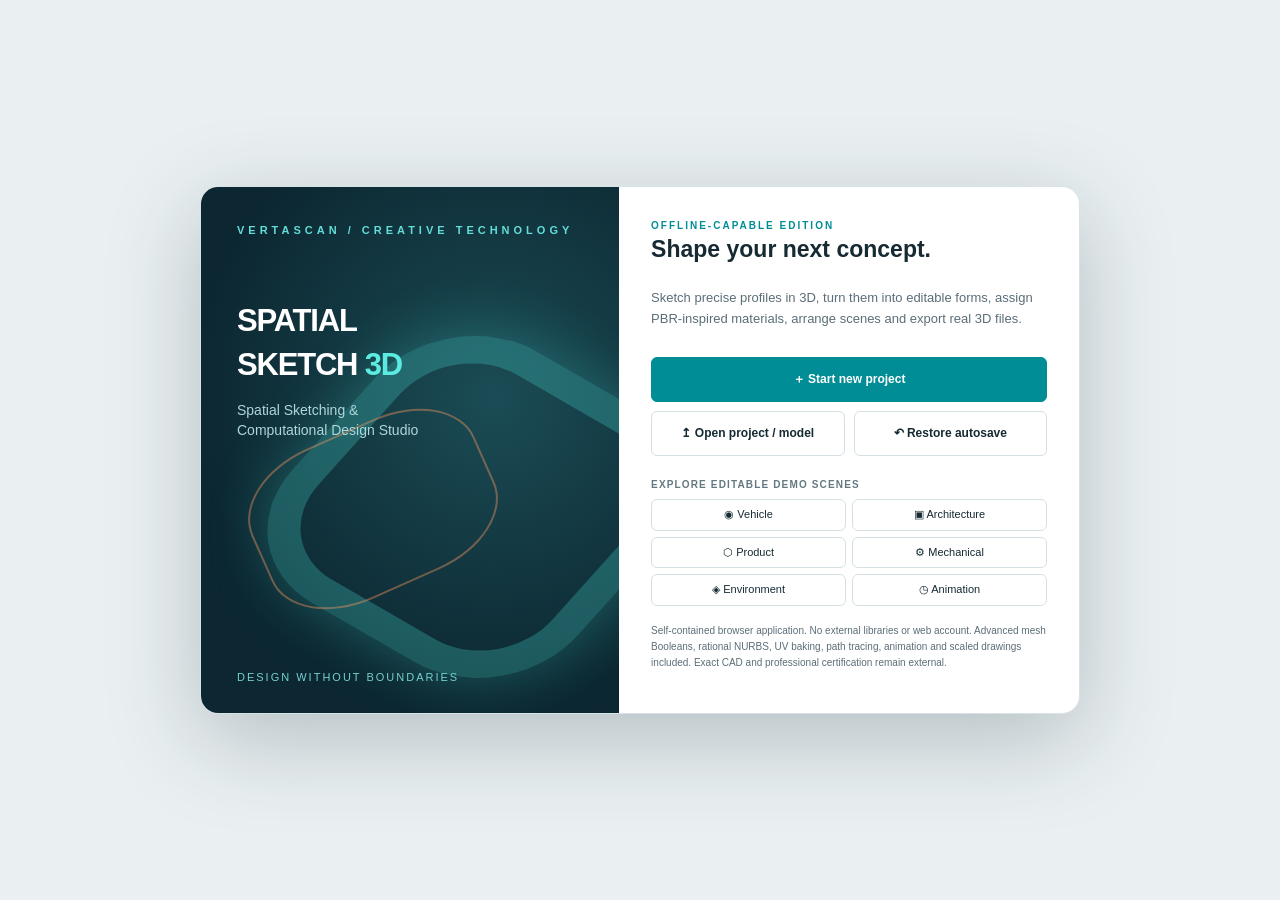
<file: Spatial_Sketch_3D_v2_4_Advanced_Motion.html>
<!DOCTYPE html>
<html lang="en"><head><meta charset="utf-8"><meta name="viewport" content="width=device-width,initial-scale=1,minimum-scale=1"><meta name="color-scheme" content="light dark"><title>SPATIAL SKETCH 3D v2.4 | Design Without Boundaries</title>
<link rel="icon" href="data:image/svg+xml,%3Csvg%20xmlns%3D%22http%3A%2F%2Fwww.w3.org%2F2000%2Fsvg%22%20viewBox%3D%220%200%2064%2064%22%3E%3Crect%20width%3D%2264%22%20height%3D%2264%22%20rx%3D%2213%22%20fill%3D%22%23102a32%22%2F%3E%3Cpath%20d%3D%22M49%2017H26C10%2017%2010%2033%2026%2033h12c16%200%2016%2016%200%2016H15%22%20fill%3D%22none%22%20stroke%3D%22%2354ded5%22%20stroke-width%3D%226%22%20stroke-linecap%3D%22round%22%2F%3E%3Cpath%20d%3D%22M14%2042l8%20-8M43%2015l7%207%22%20stroke%3D%22%23ee945b%22%20stroke-width%3D%224%22%20stroke-linecap%3D%22round%22%2F%3E%3Ccircle%20cx%3D%2215%22%20cy%3D%2249%22%20r%3D%223%22%20fill%3D%22%23ee945b%22%2F%3E%3C%2Fsvg%3E">
<style>
:root{--bg:#edf2f3;--shell:#f9fbfc;--panel:#fff;--ink:#162a33;--muted:#647882;--line:#d5e0e5;--accent:#008d95;--orange:#ef8547;--lift:0 5px 28px #142c3213;--view:#ecf3f5;--font:Inter,'Segoe UI',Arial,sans-serif}*{box-sizing:border-box}body{margin:0;background:var(--bg);color:var(--ink);font:12px/1.42 var(--font);overflow:hidden}body[data-theme=obsidian]{--bg:#11191e;--shell:#172227;--panel:#1e2c33;--ink:#edf7f8;--muted:#9eb2bb;--line:#36505a;--accent:#42d8d3;--view:#1b282e;--lift:0 7px 28px #0005}body[data-theme=graphite]{--bg:#222b30;--shell:#2c353a;--panel:#344148;--ink:#f1f4f5;--muted:#b4c0c4;--line:#4d6069;--accent:#55d1c9;--view:#262e34}body[data-theme=blueprint]{--bg:#092238;--shell:#112e44;--panel:#163b54;--ink:#effaff;--muted:#a8d0e3;--line:#2a5e78;--accent:#49dcf6;--view:#11314d}button,input,select{font:inherit;color:inherit}button{cursor:pointer;border:1px solid var(--line);background:var(--panel);border-radius:6px;padding:7px 10px;transition:background .12s,border .12s}button:hover{border-color:var(--accent)}button.active,.activeTool{color:#fff!important;background:var(--accent)!important;border-color:var(--accent)!important}button:focus-visible,input:focus-visible,select:focus-visible{outline:2px solid var(--orange);outline-offset:1px}button:disabled{opacity:.42;cursor:not-allowed}input,select{min-width:0;max-width:100%;padding:6px 7px;border-radius:5px;border:1px solid var(--line);background:var(--shell);color:var(--ink)}input[type=color]{padding:2px;height:30px;width:46px;cursor:pointer}input[type=range]{padding:0;width:100%;accent-color:var(--accent)}input[type=number]{width:100%}small,.muted{color:var(--muted)}strong{font-weight:700}.top{height:58px;background:var(--shell);border-bottom:1px solid var(--line);display:flex;align-items:center;gap:13px;padding:0 15px;position:relative;z-index:3}.logo{min-width:208px;display:flex;align-items:center;gap:11px}.logoMark{height:33px;width:33px;background:#102a32;border-radius:8px;display:grid;place-items:center;font-size:24px;font-weight:900;color:#51d7d1}.brand{font-weight:900;font-size:13px;letter-spacing:.5px}.brand small{display:block;font-size:9px;letter-spacing:1.05px;font-weight:700}.topgroup{display:flex;align-items:center;gap:5px}.topgroup button{white-space:nowrap}.topgroup select{max-width:120px}.top .fill{flex:1}.projectTitle{width:145px;text-overflow:ellipsis}.action{background:var(--accent);color:#fff;border-color:var(--accent)}.outline{background:transparent}.bodyLayout{display:grid;grid-template-columns:238px minmax(0,1fr) 282px;height:calc(100vh - 83px)}.side{background:var(--shell);overflow-y:auto;min-height:0;padding:12px;border-right:1px solid var(--line)}.rightside{border-right:0;border-left:1px solid var(--line)}.sectionLabel{font-size:10px;text-transform:uppercase;letter-spacing:1.15px;color:var(--muted);font-weight:800;margin:15px 0 7px}.sectionLabel:first-child{margin-top:4px}.toolgrid{display:grid;grid-template-columns:repeat(3,minmax(0,1fr));gap:5px}.toolgrid button{height:43px;padding:3px 2px;display:flex;flex-direction:column;align-items:center;justify-content:center;gap:3px;font-size:10px}.toolgrid .ico{font-size:16px;line-height:16px}.group{display:flex;align-items:center;gap:6px;flex-wrap:wrap}.group button{padding:6px 9px}.panel{border:1px solid var(--line);background:var(--panel);padding:10px;border-radius:8px;margin:7px 0}.panel h3{font-size:12px;margin:0 0 9px}.field{display:grid;grid-template-columns:80px 1fr;align-items:center;gap:8px;margin:6px 0}.three{display:grid;grid-template-columns:repeat(3,1fr);gap:4px}.three label{font-size:9px;color:var(--muted);display:block}.three input{margin-top:3px;font-size:11px;padding:6px 3px}.items{max-height:180px;overflow:auto;margin:5px -3px}.object{display:flex;align-items:center;gap:5px;width:100%;border:1px solid transparent;padding:6px;border-radius:4px;margin:1px 0;text-align:left;background:transparent;font-size:11px}.object:hover{background:var(--bg)}.object.selected{background:color-mix(in srgb,var(--accent) 12%,transparent);border-color:var(--accent)}.object .name{flex:1;overflow:hidden;text-overflow:ellipsis;white-space:nowrap}.object .visibility{border:0;padding:1px 4px;background:transparent}.object .type{font-size:10px;color:var(--muted)}.viewWrap{position:relative;min-width:0;min-height:0;background:var(--view);overflow:hidden}.viewWrap canvas{position:absolute;width:100%;height:100%;left:0;top:0;touch-action:none}.viewWrap #overlay{pointer-events:none}.viewNav{position:absolute;top:12px;left:12px;display:flex;gap:6px;align-items:center;flex-wrap:wrap;pointer-events:none}.viewNav>*{pointer-events:auto}.viewNav select,.viewNav button{background:var(--panel);box-shadow:var(--lift)}.viewNav .tip{background:var(--panel);padding:8px 10px;border-radius:6px;color:var(--muted);font-size:10px;max-width:260px}.bottomHint{position:absolute;bottom:11px;left:12px;background:var(--panel);border:1px solid var(--line);border-radius:7px;padding:9px 11px;color:var(--ink);box-shadow:var(--lift);max-width:min(520px,95%);pointer-events:none}.bottomHint strong{color:var(--accent)}.status{height:25px;background:var(--shell);border-top:1px solid var(--line);display:flex;align-items:center;gap:12px;padding:0 14px;color:var(--muted);font-size:10px}.status .expand{flex:1}.badgeTiny{padding:2px 6px;border-radius:4px;background:color-mix(in srgb,var(--accent) 13%,transparent);color:var(--accent);font-weight:800;font-size:10px}.row{display:flex;gap:6px;align-items:center}.row>*{min-width:0}.row>*:first-child{flex:1}.row button{flex:0}.sep{height:1px;background:var(--line);margin:10px 0}.toast{position:fixed;bottom:38px;left:50%;transform:translateX(-50%);z-index:12;background:#162f36;color:#fff;border-radius:8px;box-shadow:0 8px 25px #0004;padding:12px 16px;max-width:420px;pointer-events:none}.hidden{display:none!important}.launch{position:fixed;inset:0;background:#eaf0f2;z-index:15;display:flex;align-items:center;justify-content:center;padding:24px;overflow:auto}.hero{width:min(880px,95vw);background:#fff;border:1px solid #d8e3e5;box-shadow:0 25px 90px #122b3340;border-radius:18px;overflow:hidden;display:grid;grid-template-columns:1fr 1.1fr;min-height:470px}.heroArt{background:radial-gradient(circle at 70% 40%,#1b4c55,#0c2731 70%);padding:36px;position:relative;overflow:hidden;color:white}.heroArt:before{content:'';position:absolute;width:270px;height:270px;border:30px solid #46d8d045;transform:rotate(30deg) skew(-12deg);top:155px;left:110px;border-radius:32%;box-shadow:0 0 60px #46dbd044}.heroArt:after{content:'';position:absolute;width:240px;height:160px;border:2px solid #ff9a6066;transform:rotate(-24deg);top:240px;left:50px;border-radius:35%}.heroArt h1{position:relative;z-index:1;font-size:31px;letter-spacing:-1.2px;margin:60px 0 10px}.heroArt p{position:relative;z-index:1;color:#aed6db;font-size:14px}.heroInfo{padding:32px;display:flex;flex-direction:column;justify-content:center}.heroInfo h2{font-size:23px;margin:0 0 9px}.heroInfo p{font-size:13px;color:#5b6e78;line-height:1.6}.launchBtns{display:grid;grid-template-columns:1fr 1fr;gap:9px;margin:14px 0}.launchBtns button{padding:13px 8px;font-weight:700}.launchBtns .action{grid-column:span 2}.demoList{display:grid;grid-template-columns:repeat(2,1fr);gap:6px}.demoList button{font-size:11px}.modalBack{position:fixed;inset:0;z-index:12;background:#07151ab3;display:flex;align-items:center;justify-content:center;padding:14px}.modal{background:var(--panel);border-radius:11px;padding:20px;max-width:570px;width:100%;max-height:85vh;overflow:auto;box-shadow:0 22px 80px #0005}.modal h2{margin-top:0}.modal p{line-height:1.6}.modal .close{float:right}.dim{font-size:10px;color:var(--muted);margin-top:3px}.hint{color:var(--muted);font-size:10px;margin:5px 0}.inspectorGrid{display:grid;grid-template-columns:1fr 1fr;gap:5px}.sectionTabs{display:grid;grid-template-columns:repeat(4,minmax(0,1fr));gap:3px}.sectionTabs button{padding:9px 3px;font-size:10px}.overflow{overflow:hidden;text-overflow:ellipsis;white-space:nowrap}.swatches{display:grid;grid-template-columns:repeat(5,1fr);gap:6px;margin:6px 0}.swatch{height:24px;border:1px solid #0003;border-radius:5px;padding:0}.swatch:hover{outline:2px solid var(--accent)}body.presentation .side,body.presentation .rightside,body.presentation .top,body.presentation .status{display:none!important}body.presentation .bodyLayout{height:100vh;display:block}body.presentation .viewWrap{height:100vh}body.presentation .bottomHint{display:none}body.presentation .viewNav{display:none}@media(max-width:1180px){.bodyLayout{grid-template-columns:205px minmax(0,1fr) 245px}.top{gap:5px;padding:0 7px}.logo{min-width:150px}.topgroup button{padding:6px 7px}.projectTitle{width:102px}}@media(max-width:860px){.bodyLayout{grid-template-columns:172px minmax(0,1fr)}.rightside{position:fixed;right:0;top:58px;bottom:25px;width:270px;z-index:4;box-shadow:var(--lift)}body.hideInspector .rightside{display:none}.top .projectTitle{display:none}.top .logo{min-width:115px}.topgroup .compactHide{display:none}}@media(max-width:560px){.bodyLayout{grid-template-columns:130px minmax(0,1fr)}.side{padding:5px}.toolgrid{grid-template-columns:repeat(2,minmax(0,1fr))}.logo{min-width:88px}.brand{font-size:11px}.brand small{display:none}.logoMark{height:25px;width:25px;font-size:17px}.top{height:48px}.bodyLayout{height:calc(100vh - 73px)}.top button{padding:4px}.top .topgroup select{max-width:80px}.rightside{top:48px}.hero{display:block}.heroArt{min-height:150px;padding:20px}.heroArt h1{font-size:21px;margin:20px 0}.heroInfo{padding:20px}.viewNav .tip{display:none}}


/* RESPONSIVE SHELL PATCH v2.4: body and camera view are flex/grid sized,
   not sized using hard-coded viewport-minus-header calculations. */
html,body{width:100%;height:100%;min-width:0;min-height:0}
body{height:100vh;height:100dvh;display:flex;flex-direction:column;overflow:hidden}
.top{height:auto;min-height:58px;flex:0 0 auto;display:flex;flex-wrap:wrap;justify-content:center;align-content:center;align-items:center;gap:7px 10px;padding:7px 11px;max-width:100vw}
.logo{min-width:0;flex:0 0 auto}
.logo .brand{white-space:nowrap}
.projectTitle{min-width:100px;width:clamp(105px,13vw,170px);flex:0 1 170px}
.top .fill{flex:1 1 0;min-width:0}
.topgroup{min-width:0;flex:0 1 auto;display:flex;flex-wrap:wrap;align-items:center;justify-content:center;gap:5px}
.topgroup button{min-height:31px;white-space:nowrap}
.bodyLayout{flex:1 1 0;min-height:0;min-width:0;width:100%;height:auto;display:grid;grid-template-columns:clamp(204px,17vw,238px) minmax(0,1fr) clamp(242px,20vw,282px);overflow:hidden}
body.hideInspector .bodyLayout{grid-template-columns:clamp(204px,17vw,238px) minmax(0,1fr)}
body.hideInspector #inspector{display:none!important}
.side{min-width:0;min-height:0;overflow-x:hidden;overflow-y:auto;overscroll-behavior:contain;scrollbar-gutter:stable;max-width:100%;padding:11px}
.side>*,.panel>*{max-width:100%}
.group{justify-content:center;align-content:center}
.group button{max-width:100%;white-space:normal;line-height:1.18;text-align:center;overflow-wrap:anywhere}
.sectionTabs{gap:4px}
.sectionTabs button{min-width:0;overflow-wrap:anywhere;line-height:1.2;white-space:normal}
.toolgrid{grid-template-columns:repeat(3,minmax(0,1fr));align-items:stretch}
.toolgrid button{height:auto;min-height:45px;max-width:100%;min-width:0;padding:5px 3px;line-height:1.14;text-align:center;white-space:normal;overflow-wrap:anywhere}
.advActions,.advTwo{min-width:0}
.advTwo>*{min-width:0}
.field{grid-template-columns:minmax(0,80px) minmax(0,1fr)}
.field>*{min-width:0}
.row>button{flex:0 0 auto;max-width:100%;min-width:max-content}
#planeSelect{width:0;min-width:0;flex:1 1 0}
.panel{min-width:0;overflow-wrap:anywhere}
.status{height:auto;min-height:25px;flex:0 0 auto;display:flex;flex-wrap:wrap;justify-content:center;gap:4px 12px;padding:5px 10px;max-width:100vw;line-height:1.2}
.status .expand{min-width:0;flex:1 1 0}
.viewportShell{position:relative;display:flex;flex-direction:column;min-width:0;min-height:0;overflow:hidden;background:var(--view)}
.viewWrap{flex:1 1 0;min-height:0;min-width:0;width:100%;height:auto}
.viewWrap canvas{display:block;inset:0;max-width:100%;max-height:100%}
.viewNav{position:absolute;top:10px;left:50%;transform:translateX(-50%);display:flex;align-items:center;justify-content:center;flex-wrap:wrap;gap:5px 6px;width:max-content;max-width:calc(100% - 18px);padding:7px;background:color-mix(in srgb,var(--panel) 92%,transparent);border:1px solid var(--line);border-radius:10px;box-shadow:var(--lift);z-index:2;pointer-events:auto}
.viewNav>*{flex:0 0 auto;min-width:0;max-width:100%;box-shadow:none!important}
.viewNav select{width:126px;max-width:45vw}
.viewNav button{white-space:nowrap;min-height:29px;padding:5px 8px}
.viewNav .tip{flex:0 1 auto;box-shadow:none;padding:5px 7px;font-size:10px;line-height:1.22;text-align:center}
.bottomHint{left:50%;transform:translateX(-50%);max-width:calc(100% - 18px);width:max-content;text-align:center;bottom:8px;padding:7px 10px;font-size:10px}
#timelineDock{position:relative;top:auto;left:auto;right:auto;bottom:auto;width:100%;flex:0 0 auto;min-width:0;max-height:min(42vh,270px);overflow-x:hidden;overflow-y:auto;overscroll-behavior:contain;z-index:2}
#timelineDock .dockHead{display:flex;justify-content:center;align-items:center;flex-wrap:wrap;gap:5px}
#timelineDock .dockHead>*,#timelineDock .dockHead button{flex:0 0 auto;min-width:0;max-width:100%}
#timelineDock .dockHead label{white-space:normal}
#timelineDock .keyChips{max-width:100%;overflow-x:auto}
body.presentation .bodyLayout{height:auto;flex:1 1 0;display:block}
body.presentation .viewportShell{height:100%;min-height:0}
body.presentation .viewWrap{height:100%;min-height:0}
body.presentation #timelineDock{display:none!important}
#toolsBtn{display:none}
#panelScrim{display:none}
@media(max-width:1270px){
 .top{gap:5px 8px}
 .top .fill{display:none}
 .bodyLayout{grid-template-columns:206px minmax(0,1fr) 246px}
 body.hideInspector .bodyLayout{grid-template-columns:206px minmax(0,1fr)}
 .viewNav .tip{display:none}
 .sectionTabs{grid-template-columns:repeat(2,minmax(0,1fr))}
 .toolgrid{grid-template-columns:repeat(2,minmax(0,1fr))}
 #modelOps>button:last-child:nth-child(odd){grid-column:1/-1;justify-self:center;width:calc(50% - 3px)}
}
@media(max-width:1050px){
 .top{justify-content:center;padding:6px 8px}
 .bodyLayout{grid-template-columns:192px minmax(0,1fr)}
 body.hideInspector .bodyLayout{grid-template-columns:192px minmax(0,1fr)}
 .rightside{position:fixed;right:0;top:var(--header-bottom,60px);bottom:var(--footer-height,28px);height:auto;width:min(320px,calc(100vw - 18px));z-index:9;box-shadow:0 8px 30px #0004;border-left:1px solid var(--line);border-radius:9px 0 0 9px}
 .rightside:empty{display:none}
 .logo{flex:0 0 auto}
 .top .projectTitle{display:block;width:135px;flex:0 1 135px}
}
@media(max-width:740px){
 .bodyLayout,body.hideInspector .bodyLayout{grid-template-columns:minmax(0,1fr)}
 .top{gap:5px 6px;padding:6px 7px;min-height:48px}
 .top .logo{flex:0 0 auto}
 .top .projectTitle{flex:1 1 90px;min-width:88px;max-width:170px}
 .top>.topgroup{flex:0 1 auto}
 .topgroup button{padding:5px 7px;min-height:29px}
 .top .brand{font-size:11px}
 .top .brand small{font-size:8px;letter-spacing:.4px}
 .top .logoMark{width:29px;height:29px;font-size:20px}
 #toolsBtn{display:inline-flex;align-items:center;justify-content:center;background:var(--panel);border-color:var(--accent);font-weight:800}
 #toolSidebar{position:fixed;left:0;top:var(--header-bottom,60px);bottom:var(--footer-height,28px);z-index:10;width:min(310px,calc(100vw - 26px));height:auto;max-height:none;box-shadow:0 8px 30px #0004;border-radius:0 9px 9px 0;transition:transform .16s ease,visibility .16s ease}
 body:not(.toolsOpen) #toolSidebar{transform:translateX(-104%);visibility:hidden;pointer-events:none}
 body.toolsOpen #toolSidebar{transform:translateX(0);visibility:visible;pointer-events:auto}
 body:not(.hideInspector) #inspector{z-index:10}
 body.toolsOpen #panelScrim,body:not(.hideInspector) #panelScrim{display:block;position:fixed;inset:var(--header-bottom,60px) 0 var(--footer-height,28px);z-index:8;background:#071a2040}
 .viewNav{top:8px;max-width:calc(100% - 12px);padding:5px 6px;gap:4px}
 .viewNav select{width:117px;max-width:35vw;font-size:11px}
 .viewNav button{padding:5px 6px;font-size:11px;min-height:28px}
 .bottomHint{max-width:calc(100% - 14px);font-size:9px;line-height:1.25;padding:6px}
 .status .expand{display:none}
 .status{font-size:9px}
 #timelineDock{max-height:min(32vh,190px);padding:7px}
}
@media(max-width:460px){
 .top{gap:5px;padding:5px}
 .top .logo{min-width:0}
 .top .projectTitle{max-width:145px}
 .top>.topgroup{width:100%;justify-content:center}
 .topgroup button{font-size:11px}
 .viewNav{width:calc(100% - 12px)}
 .viewNav select{width:118px;max-width:48vw}
 .viewNav button{flex:0 0 auto}
 #timelineDock{max-height:min(28vh,175px)}
 #timelineDock .dockHead button{font-size:10px;padding:5px 6px}
 .hero{width:min(95vw,880px);max-height:calc(100dvh - 22px);overflow-y:auto}
 .heroInfo{padding:15px}
 .heroArt{min-height:116px}
 .launch{padding:10px}
}
@media(max-height:650px){
 .top{padding-top:4px;padding-bottom:4px}
 .viewNav{padding:4px}
 .bottomHint{display:none}
}

</style><style id="spatialControlsCSS">
/* Spatial Sketch 3D v2.2: responsive, accessible interactive transforms */
.spatialTransformDock{position:absolute;z-index:7;left:50%;transform:translateX(-50%);display:flex;justify-content:center;align-items:center;gap:5px;max-width:calc(100% - 12px);width:max-content;flex-wrap:wrap;background:var(--panel);border:1px solid var(--line);box-shadow:var(--lift);border-radius:10px;padding:5px 7px;pointer-events:auto}
.spatialTransformDock button{white-space:nowrap;min-height:30px;padding:5px 8px;font-weight:700;font-size:11px}
.ssSegment{display:flex;align-items:center;gap:3px;flex-wrap:wrap;justify-content:center}
.ssDockSep{width:1px;height:24px;background:var(--line)}.ssDockHelp{font-size:10px;color:var(--muted);padding:0 5px;white-space:nowrap}
.ssCompass{position:absolute;right:12px;z-index:5;width:128px;background:color-mix(in srgb,var(--panel) 92%,transparent);border:1px solid var(--line);border-radius:12px;padding:8px 8px 6px;box-shadow:var(--lift);pointer-events:auto;user-select:none}
.ssCompassInner{position:relative;width:110px;height:110px;margin:auto}.ssAxisDot,.ssHome{position:absolute;transform:translate(-50%,-50%);display:flex;align-items:center;justify-content:center;font-weight:800;box-shadow:0 1px 6px #0002}
.ssAxisDot{border:1.5px solid var(--axis-color);background:var(--panel);color:var(--axis-color);width:27px;height:27px;border-radius:50%;font-size:10px;padding:0}
.ssAxisDot:hover,.ssAxisDot.active{background:var(--axis-color);color:white;outline:2px solid var(--panel)}
.ssHome{width:30px;height:30px;border-radius:9px;border:1px solid var(--muted);background:var(--panel);color:var(--ink);z-index:15!important;font-size:18px;padding:0}
.ssCompassCaption{font-size:9px;letter-spacing:1.2px;text-align:center;color:var(--muted);font-weight:800}
@media(max-width:1200px){.ssDockHelp{display:none}}
@media(max-width:740px){.spatialTransformDock{max-width:calc(100% - 10px);padding:4px;gap:3px}.spatialTransformDock button{min-height:28px;padding:4px 6px;font-size:10px}.ssDockSep{display:none}.ssCompass{right:5px;width:91px;padding:4px}.ssCompassInner{width:80px;height:80px}.ssAxisDot{width:21px;height:21px;font-size:8px}.ssHome{width:24px;height:24px;font-size:15px}.ssCompassCaption{font-size:8px}}
@media(max-width:420px){.spatialTransformDock{width:max-content}.spatialTransformDock button{padding:4px;font-size:9px}.ssSegment{gap:1px}.ssCompass{width:82px}.ssCompassInner{width:72px;height:72px}.ssCompassCaption{font-size:7px}}
/* Keep client-facing full-screen presentations free of authoring controls. */
body.presentation .spatialTransformDock,body.presentation .ssCompass{display:none!important}

</style></head>
<body data-theme="white">
<header class="top"><button id="toolsBtn" type="button" aria-label="Show sketch and modeling tools" aria-controls="toolSidebar" aria-expanded="false">☰ Tools</button><div class="logo"><div class="logoMark" aria-label="Spatial Sketch 3D">S</div><div class="brand">SPATIAL SKETCH <span style="color:var(--accent)">3D</span><small>VERTASCAN | DESIGN STUDIO</small></div></div><input class="projectTitle" id="projectName" title="Project name" value="Untitled Concept" aria-label="Project name"><div class="topgroup"><button id="newBtn" title="New project">New</button><button id="openBtn" title="Open Spatial Sketch 3D project or 3D model">Open</button><button id="saveBtn" title="Download editable native project (Ctrl+S)">Save</button><button id="undoBtn" title="Undo (Ctrl+Z)">↶</button><button id="redoBtn" title="Redo (Ctrl+Y)">↷</button></div><div class="fill"></div><div class="topgroup"><button id="studioBtn" title="Set studio workspace">Studio</button><button id="cameraBtn" title="Save current camera">+ Camera</button><button id="renderBtn" title="Render image at actual selected resolution">Render</button><button id="exportBtn" class="action">Export ▾</button><button id="inspectorBtn" title="Toggle inspector">☷</button></div></header>
<div class="bodyLayout">
<aside class="side" id="toolSidebar"><div class="sectionTabs" id="workspaceTabs"><button class="active" data-space="sketch">Sketch</button><button data-space="model">Model</button><button data-space="studio">Studio</button><button data-space="drawings">Views</button></div><div class="sectionLabel">Sketch on construction plane</div><div class="row"><select id="planeSelect" title="Sketch construction plane"><option value="XY">XY · Top</option><option value="XZ">XZ · Front</option><option value="YZ">YZ · Side</option><option value="CAM">Camera facing</option></select><button id="snapBtn" class="active" title="Toggle snapping to grid">Snap</button></div><div class="field"><label>Snap size</label><input id="gridSnap" type="number" min="0.01" max="100" step="0.1" value="0.5"></div>
<div class="sectionLabel">Sketch tools</div><div class="toolgrid" id="sketchTools"><button data-tool="select" class="active"><span class="ico">⌖</span>Select</button><button data-tool="polyline"><span class="ico">⌁</span>Polyline</button><button data-tool="freehand"><span class="ico">〰</span>Freehand</button><button data-tool="rectangle"><span class="ico">▭</span>Rectangle</button><button data-tool="circle"><span class="ico">◯</span>Circle</button><button data-tool="editpoint"><span class="ico">⛶</span>Edit points</button></div>
<div class="group" style="margin-top:7px"><button id="finishOpen">Finish line</button><button id="finishClose">Close profile</button><button id="cancelSketch">Cancel</button></div>
<div class="sectionLabel">Sketch → Geometry</div><div class="toolgrid" id="modelOps"><button id="extrudeBtn"><span class="ico">▣</span>Extrude</button><button id="latheBtn"><span class="ico">◉</span>Revolve</button><button id="sweepBtn"><span class="ico">◫</span>Tube / Pipe</button></div>
<div class="sectionLabel">Create geometry</div><div class="toolgrid" id="shapeTools"><button data-shape="box"><span class="ico">▰</span>Box</button><button data-shape="sphere"><span class="ico">●</span>Sphere</button><button data-shape="cylinder"><span class="ico">⬡</span>Cylinder</button><button data-shape="cone"><span class="ico">△</span>Cone</button><button data-shape="plane"><span class="ico">▱</span>Plane</button><button data-shape="torus"><span class="ico">◎</span>Torus</button></div>
<div class="sectionLabel">Modify selection</div><div class="toolgrid"><button id="duplicateBtn"><span class="ico">▣</span>Duplicate</button><button id="mirrorBtn"><span class="ico">⇆</span>Mirror X</button><button id="deleteBtn"><span class="ico">✕</span>Delete</button><button id="frameBtn"><span class="ico">⊞</span>Frame</button><button id="focusBtn"><span class="ico">⊙</span>Focus</button><button id="fitBtn"><span class="ico">⌗</span>Fit scene</button></div>
<div class="sectionLabel">Scene outliner</div><div id="outliner" class="items"></div><div class="group"><button id="clearSelectionBtn">Deselect</button><button id="hideBtn">Hide / Show</button></div>
<div class="sectionLabel">Demo concepts</div><div class="group"><button data-demo="vehicle">Vehicle</button><button data-demo="architecture">Building</button><button data-demo="product">Product</button><button data-demo="mechanical">Robot</button><button data-demo="environment">Scene</button></div>
</aside>
<main class="viewWrap" id="viewWrap"><canvas id="glcanvas" aria-label="Interactive 3D modeling viewport"></canvas><canvas id="overlay" aria-hidden="true"></canvas><div class="viewNav"><select id="viewSelect" title="Active viewport projection"><option value="perspective">Perspective</option><option value="iso">Isometric</option><option value="top">Top</option><option value="bottom">Bottom</option><option value="front">Front</option><option value="rear">Rear</option><option value="right">Right</option><option value="left">Left</option></select><button id="quadBtn" title="Toggle between single and four synchronized viewports">▦ Quad</button><button id="gridBtn" class="active" title="Show or hide the construction grid"># Grid</button><button id="turntableBtn" title="Toggle camera turntable animation">↻ Rotate</button><span class="tip" id="viewportLabel">Orbit: right drag · Pan: middle drag · Zoom: wheel</span></div><div class="bottomHint" id="bottomHint"><strong>SELECT</strong> · Left click objects · Right drag to orbit · Middle drag to pan · Scroll to zoom. Start by drawing a profile or creating a primitive.</div></main>
<aside class="side rightside" id="inspector"><div class="sectionLabel">Object properties</div><div class="panel"><div class="row"><input id="objectName" placeholder="No object selected" aria-label="Selected object name"><span class="badgeTiny" id="objectType">NONE</span></div><p id="selectionInfo" class="hint">Select a sketch or mesh in the viewport or scene outliner.</p><div class="group"><button id="selectLinkedBtn" title="Select the generating sketch">Source sketch</button><button id="editSketchBtn" title="Edit sketch control points">Edit sketch</button></div></div>
<div class="sectionLabel">Transform · World / Local</div><div class="panel"><strong>Position</strong><div class="three" id="posFields"><label>X<input type="number" step="0.1" data-vec="pos" data-axis="0"></label><label>Y<input type="number" step="0.1" data-vec="pos" data-axis="1"></label><label>Z<input type="number" step="0.1" data-vec="pos" data-axis="2"></label></div><div class="sep"></div><strong>Rotation · degrees</strong><div class="three" id="rotFields"><label>X<input type="number" step="1" data-vec="rot" data-axis="0"></label><label>Y<input type="number" step="1" data-vec="rot" data-axis="1"></label><label>Z<input type="number" step="1" data-vec="rot" data-axis="2"></label></div><div class="sep"></div><strong>Scale</strong><div class="three" id="scaleFields"><label>X<input type="number" step="0.1" data-vec="scale" data-axis="0"></label><label>Y<input type="number" step="0.1" data-vec="scale" data-axis="1"></label><label>Z<input type="number" step="0.1" data-vec="scale" data-axis="2"></label></div><div class="group" style="margin-top:10px"><button id="resetTransforms">Reset</button><button id="moveToolBtn">Move drag: Off</button></div></div>
<div class="sectionLabel">Procedural geometry</div><div class="panel" id="geometryPanel"><div class="hint">Sketch profiles can create extrusions, revolved objects and tubes. Generated meshes retain links to editable control points.</div></div>
<div class="sectionLabel">PBR material lab</div><div class="panel"><div class="field"><label>Material</label><select id="materialPreset"><option value="paint">Painted metal</option><option value="steel">Brushed steel</option><option value="aluminum">Aluminum</option><option value="rubber">Rubber</option><option value="glass">Glass / tint</option><option value="plastic">Polymer</option><option value="concrete">Concrete</option><option value="wood">Timber</option><option value="carbon">Carbon weave</option><option value="emissive">Emissive light</option><option value="custom">Custom PBR</option></select></div><div class="swatches" id="swatches"></div><div class="field"><label>Base color</label><input id="matColor" type="color" value="#5d929d"></div><div class="field"><label>Metallic</label><input id="matMetal" type="range" min="0" max="1" step="0.01" value="0.55"></div><div class="field"><label>Roughness</label><input id="matRough" type="range" min="0.04" max="1" step="0.01" value="0.35"></div><div class="field"><label>Emission</label><input id="matEmit" type="range" min="0" max="2" step="0.05" value="0"></div><div class="field"><label>Opacity</label><input id="matOpacity" type="range" min="0.05" max="1" step="0.05" value="1"></div><p class="hint">Procedural patterns and real-time metallic/roughness shading. No texture baking or HDRI claiming.</p></div>
<div class="sectionLabel">Studio &amp; environment</div><div class="panel"><div class="field"><label>Theme</label><select id="themeSelect"><option value="white">Studio white</option><option value="obsidian">Obsidian black</option><option value="graphite">Graphite</option><option value="blueprint">Blueprint blue</option></select></div><div class="field"><label>Exposure</label><input id="exposure" type="range" min="0.3" max="2.4" value="1.0" step="0.1"></div><div class="field"><label>Render width</label><input id="renderWidth" type="number" min="256" max="4096" value="1920" step="64"></div><div class="field"><label>Render height</label><input id="renderHeight" type="number" min="256" max="4096" value="1080" step="64"></div><div class="field"><label>Format</label><select id="renderFormat"><option value="png">PNG</option><option value="jpeg">JPEG</option><option value="webp">WebP</option></select></div><label class="row"><input type="checkbox" id="transparentRender" style="flex:0"> Transparent image background</label></div>
<div class="sectionLabel">Camera library</div><div class="panel"><div class="row"><select id="cameraList" title="Stored camera viewpoints"><option value="">— saved cameras —</option></select><button id="recallCameraBtn">View</button></div><div class="hint">Create cameras from the current viewport. These views are saved in the native document.</div></div>
</aside></div>
<footer class="status"><span class="badgeTiny" id="modeStatus">SKETCH</span><span id="statusText">Ready</span><span class="expand"></span><span id="countText">0 objects</span><span id="fpsText">WebGL2</span><span>SPATIAL SKETCH 3D · 2.4 Motion Lab</span></footer>
<div class="launch" id="launch"><div class="hero"><div class="heroArt"><div style="font-size:11px;letter-spacing:4px;font-weight:800;color:#62ddd9">VERTASCAN / CREATIVE TECHNOLOGY</div><h1>SPATIAL<br>SKETCH <span style="color:#5bebe0">3D</span></h1><p>Spatial Sketching &amp;<br>Computational Design Studio</p><div style="position:absolute;bottom:27px;color:#75d0d1;letter-spacing:2px;font-size:11px">DESIGN WITHOUT BOUNDARIES</div></div><div class="heroInfo"><div style="font-size:10px;letter-spacing:2px;color:#008d95;font-weight:800">OFFLINE-CAPABLE EDITION</div><h2>Shape your next concept.</h2><p>Sketch precise profiles in 3D, turn them into editable forms, assign PBR-inspired materials, arrange scenes and export real 3D files.</p><div class="launchBtns"><button class="action" id="launchNew">＋ Start new project</button><button id="launchOpen">↥ Open project / model</button><button id="launchResume">↶ Restore autosave</button></div><div class="sectionLabel" style="margin-top:8px">Explore editable demo scenes</div><div class="demoList"><button data-demo="vehicle">◉ Vehicle</button><button data-demo="architecture">▣ Architecture</button><button data-demo="product">⬡ Product</button><button data-demo="mechanical">⚙ Mechanical</button><button data-demo="environment">◈ Environment</button></div><p style="font-size:10px;margin-top:17px">Self-contained browser application. No external libraries or web account. Advanced mesh Booleans, rational NURBS, UV baking, path tracing, animation and scaled drawings included. Exact CAD and professional certification remain external.</p></div></div></div>
<div id="panelScrim" aria-hidden="true"></div><div class="modalBack hidden" id="modalBack"><div class="modal" id="modalContent"></div></div><input id="filePicker" class="hidden" type="file" accept=".json,.spatialsketch,.formcraft,.glb,.obj,.stl,.svg">
<script id="embeddedProject" type="application/json"></script>
<script>
'use strict';
// Spatial Sketch geometry kernel: local, dependency-free vectors, meshes and basic polygon processing.
const V={add:(a,b)=>a.map((v,i)=>v+b[i]),sub:(a,b)=>a.map((v,i)=>v-b[i]),scale:(a,s)=>a.map(v=>v*s),dot:(a,b)=>a[0]*b[0]+a[1]*b[1]+a[2]*b[2],cross:(a,b)=>[a[1]*b[2]-a[2]*b[1],a[2]*b[0]-a[0]*b[2],a[0]*b[1]-a[1]*b[0]],len:a=>Math.hypot(...a),norm:a=>{let l=Math.hypot(...a);return l>1e-12?a.map(v=>v/l):[0,0,1]},mix:(a,b,t)=>a.map((v,i)=>v*(1-t)+b[i]*t),dist:(a,b)=>Math.hypot(...a.map((v,i)=>v-b[i]))};
const I=()=>[1,0,0,0,0,1,0,0,0,0,1,0,0,0,0,1];
function mm(a,b){let o=Array(16).fill(0);for(let c=0;c<4;c++)for(let r=0;r<4;r++)for(let k=0;k<4;k++)o[c*4+r]+=a[k*4+r]*b[c*4+k];return o}
function mp(m,p,w=1){let x=p[0],y=p[1],z=p[2];let q=[m[0]*x+m[4]*y+m[8]*z+m[12]*w,m[1]*x+m[5]*y+m[9]*z+m[13]*w,m[2]*x+m[6]*y+m[10]*z+m[14]*w];return w&&m[3]*x+m[7]*y+m[11]*z+m[15]!==1?V.scale(q,1/(m[3]*x+m[7]*y+m[11]*z+m[15])):q}
function invertM(a){let out=[],t=a;let b00=t[0]*t[5]-t[1]*t[4],b01=t[0]*t[6]-t[2]*t[4],b02=t[0]*t[7]-t[3]*t[4],b03=t[1]*t[6]-t[2]*t[5],b04=t[1]*t[7]-t[3]*t[5],b05=t[2]*t[7]-t[3]*t[6],b06=t[8]*t[13]-t[9]*t[12],b07=t[8]*t[14]-t[10]*t[12],b08=t[8]*t[15]-t[11]*t[12],b09=t[9]*t[14]-t[10]*t[13],b10=t[9]*t[15]-t[11]*t[13],b11=t[10]*t[15]-t[11]*t[14];let det=b00*b11-b01*b10+b02*b09+b03*b08-b04*b07+b05*b06;if(Math.abs(det)<1e-15)return I();det=1/det;out[0]=(t[5]*b11-t[6]*b10+t[7]*b09)*det;out[1]=(t[2]*b10-t[1]*b11-t[3]*b09)*det;out[2]=(t[13]*b05-t[14]*b04+t[15]*b03)*det;out[3]=(t[10]*b04-t[9]*b05-t[11]*b03)*det;out[4]=(t[6]*b08-t[4]*b11-t[7]*b07)*det;out[5]=(t[0]*b11-t[2]*b08+t[3]*b07)*det;out[6]=(t[14]*b02-t[12]*b05-t[15]*b01)*det;out[7]=(t[8]*b05-t[10]*b02+t[11]*b01)*det;out[8]=(t[4]*b10-t[5]*b08+t[7]*b06)*det;out[9]=(t[1]*b08-t[0]*b10-t[3]*b06)*det;out[10]=(t[12]*b04-t[13]*b02+t[15]*b00)*det;out[11]=(t[9]*b02-t[8]*b04-t[11]*b00)*det;out[12]=(t[5]*b07-t[4]*b09-t[6]*b06)*det;out[13]=(t[0]*b09-t[1]*b07+t[2]*b06)*det;out[14]=(t[13]*b01-t[12]*b03-t[14]*b00)*det;out[15]=(t[8]*b03-t[9]*b01+t[10]*b00)*det;return out}
const rad=d=>d*Math.PI/180, deg=r=>r*180/Math.PI;
function matTRS(t){let [x,y,z]=(t.rot||[0,0,0]).map(rad),[sx,sy,sz]=t.scale||[1,1,1],p=t.pos||[0,0,0];let cx=Math.cos(x/2),cy=Math.cos(y/2),cz=Math.cos(z/2),ax=Math.sin(x/2),ay=Math.sin(y/2),az=Math.sin(z/2);let qx=ax*cy*cz-cx*ay*az,qy=cx*ay*cz+ax*cy*az,qz=cx*cy*az-ax*ay*cz,qw=cx*cy*cz+ax*ay*az;return[(1-2*(qy*qy+qz*qz))*sx,2*(qx*qy+qw*qz)*sx,2*(qx*qz-qw*qy)*sx,0,2*(qx*qy-qw*qz)*sy,(1-2*(qx*qx+qz*qz))*sy,2*(qy*qz+qw*qx)*sy,0,2*(qx*qz+qw*qy)*sz,2*(qy*qz-qw*qx)*sz,(1-2*(qx*qx+qy*qy))*sz,0,p[0],p[1],p[2],1]}
function lookAt(eye,t,up=[0,0,1]){let f=V.norm(V.sub(t,eye)),r=V.norm(V.cross(f,up));if(V.len(r)<0.1)r=V.norm(V.cross(f,[0,1,0]));let u=V.cross(r,f);return[r[0],u[0],-f[0],0,r[1],u[1],-f[1],0,r[2],u[2],-f[2],0,-V.dot(r,eye),-V.dot(u,eye),V.dot(f,eye),1]}
function persp(fov,aspect,n=.08,f=10000){let z=1/Math.tan(rad(fov)/2);return[z/aspect,0,0,0,0,z,0,0,0,0,(f+n)/(n-f),-1,0,0,2*f*n/(n-f),0]}
function ortho(scale,aspect,n=.08,f=10000){let r=scale*aspect,t=scale;return[1/r,0,0,0,0,1/t,0,0,0,0,-2/(f-n),0,0,0,-(f+n)/(f-n),1]}
function newMesh(){return{positions:[],normals:[],uvs:[],indices:[]}}
function face(mesh,a,b,c,ua=[0,0],ub=[1,0],uc=[1,1]){let n=V.norm(V.cross(V.sub(b,a),V.sub(c,a)));let i=mesh.positions.length/3;for(let p of [a,b,c])mesh.positions.push(...p);for(let j=0;j<3;j++)mesh.normals.push(...n);mesh.uvs.push(...ua,...ub,...uc);mesh.indices.push(i,i+1,i+2)}
function quad(mesh,a,b,c,d){face(mesh,a,b,c,[0,0],[1,0],[1,1]);face(mesh,a,c,d,[0,0],[1,1],[0,1])}
function meshBox(w=2,d=2,h=2){let m=newMesh(),x=w/2,y=d/2,z=h/2;quad(m,[-x,-y,-z],[x,-y,-z],[x,-y,z],[-x,-y,z]);quad(m,[x,y,-z],[-x,y,-z],[-x,y,z],[x,y,z]);quad(m,[-x,y,-z],[-x,-y,-z],[-x,-y,z],[-x,y,z]);quad(m,[x,-y,-z],[x,y,-z],[x,y,z],[x,-y,z]);quad(m,[-x,-y,z],[x,-y,z],[x,y,z],[-x,y,z]);quad(m,[-x,y,-z],[x,y,-z],[x,-y,-z],[-x,-y,-z]);return m}
function smoothNormals(m){m.normals=Array(m.positions.length).fill(0);for(let i=0;i<m.indices.length;i+=3){let k=m.indices.slice(i,i+3),a=k.map(j=>m.positions.slice(j*3,j*3+3)),n=V.cross(V.sub(a[1],a[0]),V.sub(a[2],a[0]));for(let j of k)for(let q=0;q<3;q++)m.normals[j*3+q]+=n[q]}for(let i=0;i<m.normals.length;i+=3)m.normals.splice(i,3,...V.norm(m.normals.slice(i,i+3)));return m}
function meshSphere(r=1,seg=24,rows=14){let m=newMesh();for(let i=0;i<=rows;i++){let p=Math.PI*i/rows;for(let j=0;j<=seg;j++){let a=j*Math.PI*2/seg,n=[Math.sin(p)*Math.cos(a),Math.sin(p)*Math.sin(a),Math.cos(p)];m.positions.push(...V.scale(n,r));m.normals.push(...n);m.uvs.push(j/seg,i/rows)}}for(let i=0;i<rows;i++)for(let j=0;j<seg;j++){let a=i*(seg+1)+j,b=a+seg+1;m.indices.push(a,b,a+1,b,b+1,a+1)}return m}
function meshCylinder(r=1,h=2,seg=32,r2=r){let m=newMesh(),z=h/2;for(let i=0;i<seg;i++){let a=i*Math.PI*2/seg,b=(i+1)*Math.PI*2/seg;quad(m,[r*Math.cos(a),r*Math.sin(a),-z],[r*Math.cos(b),r*Math.sin(b),-z],[r2*Math.cos(b),r2*Math.sin(b),z],[r2*Math.cos(a),r2*Math.sin(a),z]);face(m,[0,0,-z],[r*Math.cos(b),r*Math.sin(b),-z],[r*Math.cos(a),r*Math.sin(a),-z]);face(m,[0,0,z],[r2*Math.cos(a),r2*Math.sin(a),z],[r2*Math.cos(b),r2*Math.sin(b),z])}return m}
function meshTorus(r=1,t=.22,seg=36,tubeSeg=12){let m=newMesh();for(let j=0;j<=seg;j++){let a=j*Math.PI*2/seg;for(let i=0;i<=tubeSeg;i++){let b=i*Math.PI*2/tubeSeg,n=[Math.cos(a)*Math.cos(b),Math.sin(a)*Math.cos(b),Math.sin(b)];m.positions.push((r+t*Math.cos(b))*Math.cos(a),(r+t*Math.cos(b))*Math.sin(a),t*Math.sin(b));m.normals.push(...n);m.uvs.push(j/seg,i/tubeSeg)}}for(let j=0;j<seg;j++)for(let i=0;i<tubeSeg;i++){let a=j*(tubeSeg+1)+i,b=a+tubeSeg+1;m.indices.push(a,a+1,b,a+1,b+1,b)}return m}
function meshPlane(w=3,d=3){let m=newMesh(),x=w/2,y=d/2;quad(m,[-x,-y,0],[x,-y,0],[x,y,0],[-x,y,0]);return m}
function makePrimitive(kind,p={}){let m={box:()=>meshBox(p.width??2,p.depth??2,p.height??2),sphere:()=>meshSphere(p.radius??1),cylinder:()=>meshCylinder(p.radius??1,p.height??2),cone:()=>meshCylinder(p.radius??1,p.height??2,32,0.01),plane:()=>meshPlane(p.width??3,p.depth??3),torus:()=>meshTorus(p.radius??1,p.tube??.24)};return m[kind]?.()||meshBox()}
function basisForPlane(n){n=V.norm(n);let helper=Math.abs(n[2])>.9?[1,0,0]:[0,0,1],u=V.norm(V.cross(helper,n)),v=V.norm(V.cross(n,u));return{u,v,n}}
function polyTriangles(pts){let n=pts.length;if(n<3)return[];let area=0;for(let i=0;i<n;i++){let a=pts[i],b=pts[(i+1)%n];area+=a[0]*b[1]-b[0]*a[1]}let ids=Array.from({length:n},(_,i)=>i);if(area<0)ids.reverse();let out=[],guard=0;const cr=(a,b,c)=>(b[0]-a[0])*(c[1]-a[1])-(b[1]-a[1])*(c[0]-a[0]);while(ids.length>3&&guard++<n*n){let ear=false;for(let k=0;k<ids.length;k++){let ia=ids[(k+ids.length-1)%ids.length],ib=ids[k],ic=ids[(k+1)%ids.length],a=pts[ia],b=pts[ib],c=pts[ic];if(cr(a,b,c)<1e-8)continue;let bad=false;for(let j of ids){if(j===ia||j===ib||j===ic)continue;let p=pts[j],a0=cr(a,b,p),b0=cr(b,c,p),c0=cr(c,a,p);if(a0>=-1e-8&&b0>=-1e-8&&c0>=-1e-8){bad=true;break}}if(!bad){out.push([ia,ib,ic]);ids.splice(k,1);ear=true;break}}if(!ear)break}if(ids.length===3)out.push(ids);if(out.length!==n-2)throw Error('Cannot triangulate profile: verify it is closed, non-self-intersecting, and has distinct points.');return out}
function cleanPts(raw,closed=false){let p=[];for(let q of raw||[])if(!p.length||V.dist(q,p[p.length-1])>1e-5)p.push([...q]);if(closed&&p.length>2&&V.dist(p[0],p[p.length-1])<1e-5)p.pop();return p}
function meshExtrude(sketch,depth=2,symmetric=false){let pts=cleanPts(sketch.points,true);if(pts.length<3)throw Error('Select a closed sketch with at least three noncollinear points.');let normal=V.norm(sketch.plane?.n||[0,0,1]),bb=basisForPlane(normal),uv=pts.map(p=>[V.dot(p,bb.u),V.dot(p,bb.v)]);let area=uv.reduce((sum,p,i)=>sum+p[0]*uv[(i+1)%uv.length][1]-uv[(i+1)%uv.length][0]*p[1],0);if(area<0){pts.reverse();uv.reverse()}let tri=polyTriangles(uv),m=newMesh(),start=symmetric?-depth/2:0,end=symmetric?depth/2:depth;let lo=pts.map(p=>V.add(p,V.scale(normal,start))),hi=pts.map(p=>V.add(p,V.scale(normal,end)));for(let [a,b,c] of tri){if(depth>=0){face(m,hi[a],hi[b],hi[c]);face(m,lo[c],lo[b],lo[a])}else{face(m,hi[c],hi[b],hi[a]);face(m,lo[a],lo[b],lo[c])}}for(let i=0;i<pts.length;i++){let j=(i+1)%pts.length;if(depth>=0)quad(m,lo[i],lo[j],hi[j],hi[i]);else quad(m,hi[i],hi[j],lo[j],lo[i])}return m}
function meshTube(raw,r=.12,sides=12,closed=false){let p=cleanPts(raw,closed);if(p.length<2)throw Error('Tube requires at least two distinct points.');let m=newMesh(),len=p.length,ring=[];for(let i=0;i<len;i++){let t=V.norm(V.sub(p[(i+1)%len],p[(i+len-1)%len]));if(!closed){if(i===0)t=V.norm(V.sub(p[1],p[0]));if(i===len-1)t=V.norm(V.sub(p[i],p[i-1]))}let h=Math.abs(t[2])>.9?[0,1,0]:[0,0,1],u=V.norm(V.cross(t,h)),v=V.norm(V.cross(t,u));ring.push([]);for(let j=0;j<sides;j++){let a=j*Math.PI*2/sides,point=V.add(p[i],V.scale(V.add(V.scale(u,Math.cos(a)),V.scale(v,Math.sin(a))),r));ring[i].push(point)}}for(let i=0;i<(closed?len:len-1);i++)for(let j=0;j<sides;j++){let k=(i+1)%len,h=(j+1)%sides;quad(m,ring[i][j],ring[k][j],ring[k][h],ring[i][h])}if(!closed){for(let j=0;j<sides;j++){let h=(j+1)%sides;face(m,p[0],ring[0][h],ring[0][j]);face(m,p[len-1],ring[len-1][j],ring[len-1][h])}}return m}
function meshLathe(sketch,seg=36){let p=cleanPts(sketch.points,false);if(p.length<2)throw Error('Revolve requires an open profile with two or more points.');let m=newMesh(),normal=sketch.plane?.n||[0,-1,0];for(let i=0;i<p.length;i++){let q=p[i],r=Math.abs(q[0]),z=Math.abs(normal[2])>.9?q[1]:q[2];for(let j=0;j<=seg;j++){let a=2*Math.PI*j/seg;m.positions.push(r*Math.cos(a),r*Math.sin(a),z);m.normals.push(0,0,1);m.uvs.push(j/seg,i/(p.length-1))}}for(let i=0;i<p.length-1;i++)for(let j=0;j<seg;j++){let a=i*(seg+1)+j,b=a+seg+1;m.indices.push(a,a+1,b,a+1,b+1,b)}return smoothNormals(m)}
function meshTerrain(size=20,div=42){let m=newMesh();for(let i=0;i<=div;i++)for(let j=0;j<=div;j++){let x=(j/div-.5)*size,y=(i/div-.5)*size,z=.37*Math.sin(x*.65)*Math.cos(y*.4)+.18*Math.sin(x*1.1+y*.8);m.positions.push(x,y,z);m.uvs.push(j/div,i/div)}for(let i=0;i<div;i++)for(let j=0;j<div;j++){let a=i*(div+1)+j,b=a+div+1;m.indices.push(a,b,a+1,a+1,b,b+1)}return smoothNormals(m)}
function boundsMesh(mesh){let min=[Infinity,Infinity,Infinity],max=[-Infinity,-Infinity,-Infinity];let p=mesh?.positions||[];for(let i=0;i<p.length;i+=3)for(let j=0;j<3;j++){min[j]=Math.min(min[j],p[i+j]);max[j]=Math.max(max[j],p[i+j])}return{min,max,center:min.map((v,i)=>(v+max[i])/2)}}
const MAT={paint:{color:'#528c96',metal:.6,rough:.31,emit:0,alpha:1,pattern:0},steel:{color:'#809399',metal:.98,rough:.27,emit:0,alpha:1,pattern:1},aluminum:{color:'#b6c5cb',metal:.87,rough:.22,emit:0,alpha:1,pattern:1},rubber:{color:'#202a30',metal:.04,rough:.86,emit:0,alpha:1,pattern:0},glass:{color:'#1b515c',metal:.12,rough:.1,emit:0,alpha:.43,pattern:0},plastic:{color:'#c2c7cb',metal:.08,rough:.32,emit:0,alpha:1,pattern:0},concrete:{color:'#929a9b',metal:.01,rough:.89,emit:0,alpha:1,pattern:2},wood:{color:'#ac7549',metal:0,rough:.68,emit:0,alpha:1,pattern:3},carbon:{color:'#29373b',metal:.5,rough:.35,emit:0,alpha:1,pattern:4},emissive:{color:'#42e8d9',metal:.12,rough:.28,emit:1.4,alpha:1,pattern:0},custom:{color:'#5c919a',metal:.4,rough:.42,emit:0,alpha:1,pattern:0}};
const rgb=h=>{h=(h||'#888888').replace('#','');if(h.length===3)h=h.split('').map(c=>c+c).join('');return[0,2,4].map(i=>parseInt(h.substring(i,i+2),16)/255)};
const clone=x=>JSON.parse(JSON.stringify(x));let nextId=1;function uniqueId(){return 'fc_'+(nextId++).toString(36)}
function newObj(name,kind,mesh=null,params={},material='paint'){return{id:uniqueId(),name,kind,mesh,params,mat:clone(MAT[material]||MAT.paint),pos:[0,0,0],rot:[0,0,0],scale:[1,1,1],visible:true,locked:false,source:null}}
function matFor(o){return o.mat||MAT.paint}
// Real-time native WebGL2 renderer. PBR-inspired energy-aware directional/ambient shading.
const $=id=>document.getElementById(id), $$=sel=>[...document.querySelectorAll(sel)];
const wrap=$('viewWrap'),canvas=$('glcanvas'),overlay=$('overlay'),g2=overlay.getContext('2d');
const gl=canvas.getContext('webgl2',{antialias:true,alpha:true,preserveDrawingBuffer:true,premultipliedAlpha:false,powerPreference:'high-performance'});
const software2d=!gl?canvas.getContext('2d'):null;
if(!gl){$('viewportLabel').textContent='Software 3D preview active · WebGL2 accelerates this viewport when available.';$('bottomHint').innerHTML='<strong>SOFTWARE PREVIEW</strong> · 3D drawing, editing, camera navigation, geometry and exports remain available without WebGL2.'}
function makeShader(type,source){let s=gl.createShader(type);gl.shaderSource(s,source);gl.compileShader(s);if(!gl.getShaderParameter(s,gl.COMPILE_STATUS))throw Error('Shader compile: '+gl.getShaderInfoLog(s));return s}
function program(vs,fs){let p=gl.createProgram();gl.attachShader(p,makeShader(gl.VERTEX_SHADER,vs));gl.attachShader(p,makeShader(gl.FRAGMENT_SHADER,fs));gl.linkProgram(p);if(!gl.getProgramParameter(p,gl.LINK_STATUS))throw Error('Shader link: '+gl.getProgramInfoLog(p));return p}
let PBR,LINE,G={},L={},gridGpu=null;
if(gl){PBR=program(`#version 300 es
precision highp float; layout(location=0) in vec3 aPos;layout(location=1) in vec3 aNorm;layout(location=2) in vec2 aUV;
uniform mat4 uM,uVP;uniform mat3 uN;out vec3 vN,vP;out vec2 vUV;void main(){vec4 p=uM*vec4(aPos,1.);vP=p.xyz;vN=normalize(uN*aNorm);vUV=aUV;gl_Position=uVP*p;}`,`#version 300 es
precision highp float;in vec3 vN,vP;in vec2 vUV;out vec4 frag;uniform vec3 uColor,uEye;uniform float uMetal,uRough,uEmit,uAlpha,uExposure;uniform int uPattern,uHasBaked;uniform sampler2D uAlbedoMap;
float hash(vec3 p){return fract(sin(dot(p,vec3(127.1,311.7,74.7)))*43758.5453);}void main(){vec3 base=uColor;vec3 p=vP;float pat=1.;if(uPattern==1)pat=.94+.06*sin(p.z*160.+p.x*12.);if(uPattern==2)pat=.84+.16*hash(floor(p*80.));if(uPattern==3)pat=.78+.22*sin(p.y*8.+sin(p.x*9.+p.z*6.));if(uPattern==4)pat=.84+.16*step(.5,fract(p.x*37.))*step(.5,fract(p.y*37.));base*=pat;if(uHasBaked==1)base=texture(uAlbedoMap,vUV).rgb;vec3 N=normalize(vN),V=normalize(uEye-vP);if(!gl_FrontFacing)N=-N;
vec3 L1=normalize(vec3(-.35,-.55,1.)),L2=normalize(vec3(.65,.25,.72));float nl1=max(dot(N,L1),0.),nl2=max(dot(N,L2),0.);vec3 H1=normalize(L1+V),H2=normalize(L2+V);
float shininess=mix(7.,180.,pow(1.-uRough,1.6));float s1=pow(max(dot(N,H1),0.),shininess),s2=pow(max(dot(N,H2),0.),shininess);
vec3 F0=mix(vec3(.045),base,uMetal);float fres=pow(1.-max(dot(N,V),0.),5.);vec3 F=F0+(vec3(1.)-F0)*fres;vec3 diffuse=base*(1.-uMetal)*(vec3(.33,.41,.47)+nl1*vec3(.78,.79,.76)+nl2*vec3(.23,.35,.43));vec3 spec=F*(s1*1.8+s2*.55)/(uRough*.65+.2);
vec3 lighted=(diffuse+spec+base*uEmit)*uExposure;lighted=lighted/(lighted+vec3(1.));lighted=pow(lighted,vec3(1./2.2));frag=vec4(lighted,uAlpha);}`);
LINE=program(`#version 300 es
layout(location=0) in vec3 aPos;uniform mat4 uVP,uM;void main(){gl_Position=uVP*uM*vec4(aPos,1.);}`,`#version 300 es
precision mediump float;uniform vec4 uColor;out vec4 frag;void main(){frag=uColor;}`);
for(let [n] of [['uM'],['uVP'],['uN'],['uColor'],['uEye'],['uMetal'],['uRough'],['uEmit'],['uAlpha'],['uExposure'],['uPattern'],['uHasBaked'],['uAlbedoMap']])G[n]=gl.getUniformLocation(PBR,n);
for(let n of ['uVP','uM','uColor'])L[n]=gl.getUniformLocation(LINE,n);
gl.enable(gl.DEPTH_TEST);gl.depthFunc(gl.LEQUAL);gl.enable(gl.BLEND);gl.blendFunc(gl.SRC_ALPHA,gl.ONE_MINUS_SRC_ALPHA);
}
let project={version:1,name:'Untitled Concept',objects:[],cameras:[],unit:'m',theme:'white',exposure:1,gridSnap:.5};
let selected=null,tool='select',workspace='sketch',snap=true,showGrid=true,quadMode=false,dragMove=false,draft=null,drag=null,editHandle=null,turntable=false,activePane=0,cameraSaved=null,dirty=true,changedSinceSave=false;
let history=[],redo=[],historyPause=false,lastToast=0;
const baseCamera=()=>({kind:'perspective',yaw:rad(-42),pitch:rad(27),distance:19,target:[0,0,1.2],scale:7,fov:45});
let cams=[baseCamera(),{kind:'top',yaw:0,pitch:Math.PI/2,distance:20,target:[0,0,0],scale:10,fov:45},{kind:'front',yaw:-Math.PI/2,pitch:0,distance:20,target:[0,0,0],scale:8,fov:45},{kind:'right',yaw:0,pitch:0,distance:20,target:[0,0,0],scale:8,fov:45}];
let w=500,h=400, DPR=1;
function cameraPosition(c){return V.add(c.target,[Math.cos(c.pitch)*Math.cos(c.yaw)*c.distance,Math.cos(c.pitch)*Math.sin(c.yaw)*c.distance,Math.sin(c.pitch)*c.distance])}
function cameraBasis(c){let eye=cameraPosition(c),f=V.norm(V.sub(c.target,eye)),r=V.norm(V.cross(f,[0,0,1]));if(V.len(r)<.3)r=V.norm(V.cross(f,[0,1,0]));return{eye,f,r,u:V.norm(V.cross(r,f))}}
function paneRect(k){if(!quadMode)return{x:0,y:0,w,h};let hh=h/2,ww=w/2;return{x:k%2*ww,y:Math.floor(k/2)*hh,w:ww,h:hh}}
function paneAt(x,y){if(!quadMode)return 0;return (x>=w/2?1:0)+(y>=h/2?2:0)}
function viewParams(k){let c=cams[k],r=paneRect(k),eye=cameraPosition(c),vp=mm(c.kind==='perspective'?persp(c.fov,r.w/r.h):ortho(c.scale,r.w/r.h),lookAt(eye,c.target));return{c,r,eye,vp}}
function viewRay(x,y,k){let {c,r}=viewParams(k),{eye,f,u,r:side}=cameraBasis(c),nx=((x-r.x)/r.w)*2-1,ny=1-((y-r.y)/r.h)*2,aspect=r.w/r.h;if(c.kind==='perspective'){let t=Math.tan(rad(c.fov)/2);return{o:eye,d:V.norm(V.add(f,V.add(V.scale(side,nx*aspect*t),V.scale(u,ny*t))))}}return{o:V.add(eye,V.add(V.scale(side,nx*c.scale*aspect),V.scale(u,ny*c.scale))),d:f}}
function screenP(p,k){let {vp,r}=viewParams(k),x=p[0],y=p[1],z=p[2],a=vp[0]*x+vp[4]*y+vp[8]*z+vp[12],b=vp[1]*x+vp[5]*y+vp[9]*z+vp[13],d=vp[3]*x+vp[7]*y+vp[11]*z+vp[15];return d>0?[r.x+(a/d+1)*r.w/2,r.y+(1-b/d)*r.h/2]:null}
function rayPlane(ray,n,p){let d=V.dot(ray.d,n);if(Math.abs(d)<1e-7)return null;let t=V.dot(V.sub(p,ray.o),n)/d;return t>-10000&&t<10000?V.add(ray.o,V.scale(ray.d,t)):null}
function currentPlane(k=activePane){let s=$('planeSelect').value;if(s==='XY')return{n:[0,0,1],p:[0,0,0],label:'XY'};if(s==='XZ')return{n:[0,-1,0],p:[0,0,0],label:'XZ'};if(s==='YZ')return{n:[1,0,0],p:[0,0,0],label:'YZ'};let c=cams[k];return{n:cameraBasis(c).f,p:[...c.target],label:'CAM'}}
function snapPoint(q,plane){if(!q||!snap||!plane)return q;let t=Math.max(.01,Number($('gridSnap').value)||.5),z=q.slice();if(plane.label==='XY'){z[0]=Math.round(z[0]/t)*t;z[1]=Math.round(z[1]/t)*t}else if(plane.label==='XZ'){z[0]=Math.round(z[0]/t)*t;z[2]=Math.round(z[2]/t)*t}else if(plane.label==='YZ'){z[1]=Math.round(z[1]/t)*t;z[2]=Math.round(z[2]/t)*t}return z}
function pointerWorld(x,y,k,plane){return snapPoint(rayPlane(viewRay(x,y,k),plane.n,plane.p),plane)}
function uploadMesh(o){if(!gl||!o.mesh)return null;const m=o.mesh;let g=meshGpu.get(o.id);if(g?.ref===m)return g;if(g)disposeGpu(o.id);let vao=gl.createVertexArray();gl.bindVertexArray(vao);let make=(data,loc,size)=>{let b=gl.createBuffer();gl.bindBuffer(gl.ARRAY_BUFFER,b);gl.bufferData(gl.ARRAY_BUFFER,new Float32Array(data),gl.STATIC_DRAW);gl.enableVertexAttribArray(loc);gl.vertexAttribPointer(loc,size,gl.FLOAT,false,0,0);return b};let p=make(m.positions,0,3),n=make(m.normals?.length===m.positions.length?m.normals:Array(m.positions.length).fill(0),1,3),u=make(m.uvs?.length===m.positions.length/3*2?m.uvs:Array(m.positions.length/3*2).fill(0),2,2),ib=gl.createBuffer();gl.bindBuffer(gl.ELEMENT_ARRAY_BUFFER,ib);gl.bufferData(gl.ELEMENT_ARRAY_BUFFER,new Uint32Array(m.indices),gl.STATIC_DRAW);gl.bindVertexArray(null);g={ref:m,vao,p,n,u,ib,count:m.indices.length};meshGpu.set(o.id,g);return g}
const bakedTextureCache=new Map();function getBakeTexture(o){if(!gl||!o.bake?.maps?.albedo)return null;let src=o.bake.maps.albedo,cached=bakedTextureCache.get(o.id);if(cached?.src===src)return cached.ready?cached.texture:null;if(cached?.texture)gl.deleteTexture(cached.texture);let entry={src,texture:gl.createTexture(),ready:false};bakedTextureCache.set(o.id,entry);let img=new Image();img.onload=()=>{if(bakedTextureCache.get(o.id)!==entry)return;gl.bindTexture(gl.TEXTURE_2D,entry.texture);gl.pixelStorei(gl.UNPACK_FLIP_Y_WEBGL,true);gl.texImage2D(gl.TEXTURE_2D,0,gl.RGBA,gl.RGBA,gl.UNSIGNED_BYTE,img);gl.texParameteri(gl.TEXTURE_2D,gl.TEXTURE_WRAP_S,gl.CLAMP_TO_EDGE);gl.texParameteri(gl.TEXTURE_2D,gl.TEXTURE_WRAP_T,gl.CLAMP_TO_EDGE);gl.texParameteri(gl.TEXTURE_2D,gl.TEXTURE_MIN_FILTER,gl.LINEAR_MIPMAP_LINEAR);gl.generateMipmap(gl.TEXTURE_2D);entry.ready=true;refresh()};img.src=src;return null}
const meshGpu=new Map();function disposeGpu(id){let g=meshGpu.get(id);if(g&&gl){gl.deleteVertexArray(g.vao);for(let b of [g.p,g.n,g.u,g.ib])gl.deleteBuffer(b)}meshGpu.delete(id)}
function gridData(){let a=[],n=20,st=1;for(let i=-n;i<=n;i++){a.push(-n*st,i*st,0,n*st,i*st,0,i*st,-n*st,0,i*st,n*st,0)}return a}
function drawLinesGPU(arr,matrix,color){if(!gl||!arr.length)return;let b=gl.createBuffer();gl.bindBuffer(gl.ARRAY_BUFFER,b);gl.bufferData(gl.ARRAY_BUFFER,new Float32Array(arr),gl.STREAM_DRAW);gl.vertexAttribPointer(0,3,gl.FLOAT,false,0,0);gl.enableVertexAttribArray(0);gl.uniformMatrix4fv(L.uM,false,new Float32Array(matrix));gl.uniform4fv(L.uColor,color);gl.drawArrays(gl.LINES,0,arr.length/3);gl.deleteBuffer(b)}
function groundColor(){return project.theme==='white'?[.92,.955,.96,1]:project.theme==='obsidian'?[.055,.085,.1,1]:project.theme==='graphite'?[.13,.17,.2,1]:[.045,.145,.23,1]}
function resizeCanvas(force=false){let ww=Math.max(2,wrap.clientWidth),hh=Math.max(2,wrap.clientHeight),d=Math.min(window.devicePixelRatio||1,2);if(!force&&ww===w&&hh===h&&d===DPR)return;w=ww;h=hh;DPR=d;canvas.width=Math.floor(w*d);canvas.height=Math.floor(h*d);overlay.width=canvas.width;overlay.height=canvas.height;g2.setTransform(d,0,0,d,0,0);dirty=true}
function hexColor(arr){return '#'+arr.map(v=>Math.round(Math.max(0,Math.min(1,v))*255).toString(16).padStart(2,'0')).join('')}
function drawSoftware(){if(!software2d)return;resizeCanvas();let ctx=software2d;ctx.setTransform(DPR,0,0,DPR,0,0);ctx.clearRect(0,0,w,h);let panes=quadMode?4:1;for(let k=0;k<panes;k++){let {r,eye}=viewParams(k),bg=groundColor(),c=cams[k];ctx.save();ctx.beginPath();ctx.rect(r.x,r.y,r.w,r.h);ctx.clip();ctx.fillStyle=renderTransparent?'rgba(0,0,0,0)':hexColor(bg.slice(0,3));ctx.fillRect(r.x,r.y,r.w,r.h);
if(showGrid){let plane=currentPlane(k),points=(a,b)=>{let p=plane.label==='XZ'?[a,0,b]:plane.label==='YZ'?[0,a,b]:[a,b,0];return screenP(p,k)};ctx.strokeStyle=project.theme==='white'?'#cad6d9':'#345360';ctx.lineWidth=.65;for(let j=-20;j<=20;j++){let segments=[[points(j,-20),points(j,20)],[points(-20,j),points(20,j)]];for(let [a,b] of segments){if(!a||!b)continue;ctx.beginPath();ctx.moveTo(...a);ctx.lineTo(...b);ctx.stroke()}}for(let [a,b,col] of [[[-9,0,0],[9,0,0],'#d65b53'],[[0,-9,0],[0,9,0],'#3baf83'],[[0,0,-1],[0,0,9],'#659bdf']]){let p=screenP(a,k),q=screenP(b,k);if(p&&q){ctx.strokeStyle=col;ctx.lineWidth=1.4;ctx.beginPath();ctx.moveTo(...p);ctx.lineTo(...q);ctx.stroke()}}}
let faces=[],cameraDistance=point=>V.dist(eye,point);for(let o of project.objects){if(!o.visible||!o.mesh)continue;let m=o.mesh,mat=matFor(o),matrix=matTRS(o),pts=m.positions,ii=m.indices;for(let j=0;j<ii.length;j+=3){let poly=[0,1,2].map(t=>mp(matrix,pts.slice(ii[j+t]*3,ii[j+t]*3+3))),center=V.scale(poly.reduce((a,b)=>V.add(a,b),[0,0,0]),1/3),n=V.norm(V.cross(V.sub(poly[1],poly[0]),V.sub(poly[2],poly[0]))),screen=poly.map(p=>screenP(p,k));if(screen.some(p=>!p))continue;let nl1=Math.max(0,V.dot(n,V.norm([-.35,-.55,1]))),nl2=Math.max(0,V.dot(n,V.norm([.65,.25,.72])));let bright=(.35+nl1*.52+nl2*.18)*project.exposure,base=rgb(mat.color).map(v=>Math.pow(Math.max(0,v*bright),.9));if(mat.metal>.5){base=base.map(v=>Math.min(1,v+.04*nl1))}if(o.id===selected)base=base.map(v=>Math.min(1,v+.04));faces.push({screen,depth:cameraDistance(center),color:hexColor(base),alpha:mat.alpha})}}
faces.sort((a,b)=>b.depth-a.depth);for(let f of faces){ctx.globalAlpha=f.alpha;ctx.fillStyle=f.color;ctx.beginPath();ctx.moveTo(...f.screen[0]);ctx.lineTo(...f.screen[1]);ctx.lineTo(...f.screen[2]);ctx.closePath();ctx.fill()}ctx.globalAlpha=1;ctx.restore()}drawOverlay();dirty=false}
function drawFrame(){if(!gl){drawSoftware();return}resizeCanvas();let transparent=renderTransparent||false;gl.bindFramebuffer(gl.FRAMEBUFFER,null);gl.enable(gl.SCISSOR_TEST);let panes=quadMode?4:1;let grid=gridData();for(let k=0;k<panes;k++){let {r,vp,eye}=viewParams(k);let x=Math.round(r.x*DPR),y=Math.round((h-r.y-r.h)*DPR),rw=Math.round(r.w*DPR),rh=Math.round(r.h*DPR),c=groundColor();gl.viewport(x,y,rw,rh);gl.scissor(x,y,rw,rh);gl.clearColor(c[0],c[1],c[2],transparent?0:1);gl.clear(gl.COLOR_BUFFER_BIT|gl.DEPTH_BUFFER_BIT);
if(showGrid){gl.useProgram(LINE);gl.uniformMatrix4fv(L.uVP,false,new Float32Array(vp));let color=project.theme==='white'?[.65,.75,.77,.34]:[.42,.65,.7,.32];let plane=currentPlane(k);let matrix=I();if(plane.label==='XZ')matrix=[1,0,0,0,0,0,1,0,0,-1,0,0,0,0,0,1];if(plane.label==='YZ')matrix=[0,1,0,0,0,0,1,0,1,0,0,0,0,0,0,1];gl.disable(gl.DEPTH_TEST);drawLinesGPU(grid,matrix,color);drawLinesGPU([-9,0,0,9,0,0],I(),[.88,.28,.26,.55]);drawLinesGPU([0,-9,0,0,9,0],I(),[.19,.8,.53,.55]);drawLinesGPU([0,0,-1,0,0,9],I(),[.25,.5,.99,.65]);gl.enable(gl.DEPTH_TEST)}
gl.useProgram(PBR);gl.uniformMatrix4fv(G.uVP,false,new Float32Array(vp));gl.uniform3fv(G.uEye,new Float32Array(eye));gl.uniform1f(G.uExposure,Number(project.exposure)||1);
const drawObj=o=>{if(!o.visible||!o.mesh||!o.mesh.indices.length)return;let gpu=uploadMesh(o);if(!gpu)return;let m=matTRS(o),inv=invertM(m),nm=[inv[0],inv[4],inv[8],inv[1],inv[5],inv[9],inv[2],inv[6],inv[10]];gl.uniformMatrix4fv(G.uM,false,new Float32Array(m));gl.uniformMatrix3fv(G.uN,false,new Float32Array(nm));let mat=matFor(o),col=rgb(mat.color);if(o.id===selected)col=col.map(v=>Math.min(1,v*1.12+.03));gl.uniform3fv(G.uColor,new Float32Array(col));gl.uniform1f(G.uMetal,mat.metal);gl.uniform1f(G.uRough,Math.max(.04,mat.rough));gl.uniform1f(G.uEmit,mat.emit);gl.uniform1f(G.uAlpha,mat.alpha);gl.uniform1i(G.uPattern,mat.pattern||0);let tex=getBakeTexture(o);gl.uniform1i(G.uHasBaked,tex?1:0);if(tex){gl.activeTexture(gl.TEXTURE0);gl.bindTexture(gl.TEXTURE_2D,tex);gl.uniform1i(G.uAlbedoMap,0)}gl.bindVertexArray(gpu.vao);gl.drawElements(gl.TRIANGLES,gpu.count,gl.UNSIGNED_INT,0)};
project.objects.filter(o=>o.mesh&&o.mat?.alpha>=.999).forEach(drawObj);project.objects.filter(o=>o.mesh&&o.mat?.alpha<.999).sort((a,b)=>V.dist(cameraPosition(cams[k]),boundsMesh(b.mesh).center)-V.dist(cameraPosition(cams[k]),boundsMesh(a.mesh).center)).forEach(o=>{gl.depthMask(false);drawObj(o);gl.depthMask(true)});gl.bindVertexArray(null);
}
gl.disable(gl.SCISSOR_TEST);drawOverlay();dirty=false}
function drawOverlay(){g2.clearRect(0,0,w,h);let n=quadMode?4:1;for(let k=0;k<n;k++){let {r}=viewParams(k),c=cams[k];g2.save();g2.beginPath();g2.rect(r.x,r.y,r.w,r.h);g2.clip();if(quadMode){g2.fillStyle=project.theme==='white'?'#32535d':'#c3d8df';g2.font='700 11px sans-serif';g2.fillText(c.kind.toUpperCase(),r.x+12,r.y+19);g2.strokeStyle=project.theme==='white'?'#bfd0d4':'#376170';g2.strokeRect(r.x+.5,r.y+.5,r.w-1,r.h-1);if(k===activePane){g2.strokeStyle='#28c6bf';g2.lineWidth=2;g2.strokeRect(r.x+1,r.y+1,r.w-2,r.h-2)}}
for(let o of project.objects){if(!o.visible||o.kind!=='sketch')continue;let p=o.params?.points||[],m=matTRS(o),pts=p.map(q=>screenP(mp(m,q),k)),points=pts.filter(Boolean);if(points.length<2)continue;g2.beginPath();g2.lineJoin='round';g2.lineCap='round';for(let i=0;i<pts.length;i++){let q=pts[i];if(!q)continue;if(i===0)g2.moveTo(...q);else g2.lineTo(...q)}if(o.params.closed)g2.closePath();g2.lineWidth=o.id===selected?3.6:2.1;g2.strokeStyle=o.id===selected?'#fc993f':o.mat.color;g2.stroke();if(o.id===selected||tool==='editpoint'){for(let p of points){g2.fillStyle=o.id===selected?'#f5983c':'#2bc7c5';g2.fillRect(p[0]-3.3,p[1]-3.3,6.6,6.6)}}}
if(draft&&k===activePane){let pts=[...draft.points];if(draft.cursor&&(tool==='polyline'||tool==='rectangle'||tool==='circle'))pts.push(draft.cursor);if(draft.type==='rectangle'&&pts.length>=2)pts=rectPoints(pts[0],pts[1],draft.plane);if(draft.type==='circle'&&pts.length>=2)pts=circlePoints(pts[0],pts[1],draft.plane);g2.beginPath();for(let i=0;i<pts.length;i++){let p=screenP(pts[i],k);if(!p)continue;if(i===0)g2.moveTo(...p);else g2.lineTo(...p)}if(draft.type==='rectangle'||draft.type==='circle')g2.closePath();g2.setLineDash([6,5]);g2.strokeStyle='#f48d49';g2.lineWidth=2.5;g2.stroke();g2.setLineDash([])}
if(selected){let o=project.objects.find(t=>t.id===selected);if(o?.mesh){let b=boundsMesh(o.mesh),mat=matTRS(o);let corners=[];for(let x of [b.min[0],b.max[0]])for(let y of [b.min[1],b.max[1]])for(let z of [b.min[2],b.max[2]])corners.push(screenP(mp(mat,[x,y,z]),k));corners=corners.filter(Boolean);if(corners.length){let x=Math.min(...corners.map(p=>p[0])),y=Math.min(...corners.map(p=>p[1])),x2=Math.max(...corners.map(p=>p[0])),y2=Math.max(...corners.map(p=>p[1]));g2.strokeStyle='#ff9547';g2.lineWidth=1;g2.setLineDash([4,4]);g2.strokeRect(x,y,x2-x,y2-y);g2.setLineDash([])}}}
g2.restore()}}
let renderTransparent=false;
function refresh(){dirty=true;requestAnimationFrame(()=>{if(dirty)drawFrame()})}
let fps=0,frames=0,lastFps=performance.now(),lastT=performance.now();function tick(t){let dt=Math.min((t-lastT)/1000,.1);lastT=t;if(turntable){cams[0].yaw+=dt*.34;dirty=true}if(dirty)drawFrame();frames++;if(t-lastFps>1000){fps=Math.round(frames*1000/(t-lastFps));frames=0;lastFps=t;$('fpsText').textContent=(gl?'WebGL2':'Software 3D')+' · '+fps+' fps'}requestAnimationFrame(tick)}requestAnimationFrame(tick);
// Application transactions, editable source sketches and UI actions.
function showToast(msg){let old=$('toast');if(old)old.remove();let d=document.createElement('div');d.id='toast';d.className='toast';d.textContent=msg;document.body.append(d);clearTimeout(lastToast);lastToast=setTimeout(()=>d.remove(),3400)}
function modal(title,body){$('modalContent').innerHTML='<button class="close" id="closeModal">✕</button><h2>'+title+'</h2>'+body;$('modalBack').classList.remove('hidden');$('closeModal').onclick=()=>$('modalBack').classList.add('hidden')}
$('modalBack').addEventListener('click',e=>{if(e.target===$('modalBack'))$('modalBack').classList.add('hidden')});
function downloadBlob(blob,name){let u=URL.createObjectURL(blob),a=document.createElement('a');a.href=u;a.download=name;document.body.append(a);a.click();a.remove();setTimeout(()=>URL.revokeObjectURL(u),2000)}
function safeName(s){return(s||'Spatial_Sketch_3D').replace(/[^\w.\-]+/g,'_').slice(0,70)}
function serialize(){project.name=$('projectName').value||'Untitled Concept';project.theme=$('themeSelect').value;project.exposure=Number($('exposure').value);project.gridSnap=Number($('gridSnap').value);project.views=clone(cams);project.quad=quadMode;project.showGrid=showGrid;return JSON.stringify({...project,application:'spatial-sketch-3d',version:1},null,0)}
function rebuildIds(){for(let o of project.objects){let n=parseInt((o.id||'').replace('fc_',''),36);if(Number.isFinite(n))nextId=Math.max(nextId,n+1)}}
function loadProject(obj,resetHistory=true){if(!obj||!Array.isArray(obj.objects)||obj.objects.length>5000)throw Error('Not a supported Spatial Sketch 3D project.');for(let o of project.objects)disposeGpu(o.id);project=clone(obj);project.version=1;project.cameras??=[];project.theme??='white';project.exposure??=1;project.gridSnap??=.5;project.objects=project.objects.filter(o=>o&&typeof o.id==='string');for(let o of project.objects){o.pos??=[0,0,0];o.rot??=[0,0,0];o.scale??=[1,1,1];o.visible??=true;o.mat??=clone(MAT.paint)}rebuildIds();if(Array.isArray(project.views)&&project.views.length===4)cams=clone(project.views);quadMode=Boolean(project.quad);showGrid=project.showGrid!==false;$('quadBtn').classList.toggle('active',quadMode);$('gridBtn').classList.toggle('active',showGrid);selected=null;draft=null;$('projectName').value=project.name||'Untitled Concept';$('themeSelect').value=project.theme;document.body.dataset.theme=project.theme;$('exposure').value=project.exposure;$('gridSnap').value=project.gridSnap;updateList();updateInspector();refreshCameras();refresh();if(resetHistory){history=[serialize()];redo=[]}setStatus('Project loaded · '+project.objects.length+' objects')}
function commit(message='Updated'){let v=serialize();if(v!==history[history.length-1]){history.push(v);if(history.length>22)history.shift();redo=[];changedSinceSave=true;try{localStorage.setItem('spatialsketch_autosave',v)}catch(e){/* quota; native file saving remains available */}}updateList();updateInspector();refresh();setStatus(message)}
function undo(){if(history.length<2)return showToast('Nothing to undo');redo.push(history.pop());loadProject(JSON.parse(history[history.length-1]),false);setStatus('Undo')}
function doRedo(){if(!redo.length)return showToast('Nothing to redo');let s=redo.pop();history.push(s);loadProject(JSON.parse(s),false);setStatus('Redo')}
function setStatus(msg){$('statusText').textContent=msg;$('countText').textContent=project.objects.length+' objects · '+project.objects.filter(o=>o.mesh).reduce((s,o)=>s+o.mesh.indices.length/3,0).toLocaleString()+' triangles'}
function getObj(){return project.objects.find(o=>o.id===selected)||null}
function selectObject(id){selected=id;updateList();updateInspector();refresh()}
function add(o){project.objects.push(o);return o}
function makeSketch(points,closed,plane,name){points=cleanPts(points,closed);if(points.length<(closed?3:2))throw Error('Add more points before finishing the sketch.');let o=newObj(name||('Sketch '+(project.objects.filter(o=>o.kind==='sketch').length+1)),'sketch',null,{points,closed,plane:clone(plane)},'emissive');o.mat={...MAT.emissive,color:'#17adaf',emit:0,metal:0};return add(o)}
function updateDependents(sk){if(!sk)return;for(let o of project.objects){if(o.source!==sk.id)continue;try{if(o.params.operation==='extrude')o.mesh=meshExtrude(sk.params,o.params.depth,o.params.symmetric);if(o.params.operation==='tube')o.mesh=meshTube(sk.params.points,o.params.radius,o.params.sides,sk.params.closed);if(o.params.operation==='lathe')o.mesh=meshLathe(sk.params,o.params.segments);disposeGpu(o.id)}catch(e){setStatus('Geometry regen error: '+e.message);o.mesh=null}}}
function createDerived(mode){let sk=getObj();if(!sk||sk.kind!=='sketch')return showToast('Select a sketch profile first.');try{let p,m;if(mode==='extrude'){if(!sk.params.closed)throw Error('Extrusion requires a closed profile. Use Close profile.');p={operation:'extrude',depth:2,symmetric:false};m=meshExtrude(sk.params,2,false)}else if(mode==='tube'){p={operation:'tube',radius:.12,sides:12};m=meshTube(sk.params.points,.12,12,sk.params.closed)}else{p={operation:'lathe',segments:36};m=meshLathe(sk.params,36)}let obj=newObj(sk.name+' / '+mode.toUpperCase(),'derived',m,p,'paint');obj.source=sk.id;obj.pos=[...sk.pos];obj.rot=[...sk.rot];obj.scale=[...sk.scale];add(obj);selectObject(obj.id);commit('Created editable '+mode+' from '+sk.name)}catch(e){showToast(e.message)}}
function createPrimitive(kind){let p={width:2,depth:2,height:2,radius:1,tube:.24};let o=newObj(kind.charAt(0).toUpperCase()+kind.slice(1)+' '+(project.objects.length+1),'primitive',makePrimitive(kind,p),{shape:kind,...p},'paint');o.pos=[0,0,kind==='plane'?0:1];add(o);selectObject(o.id);commit('Created '+kind+' mesh')}
function removeSelected(){let o=getObj();if(!o)return;let children=project.objects.filter(q=>q.source===o.id);for(let q of [o,...children])disposeGpu(q.id);project.objects=project.objects.filter(q=>q.id!==o.id&&q.source!==o.id);selected=null;commit('Deleted '+o.name+' and any dependent geometry')}
function dupe(){let o=getObj();if(!o)return;let c=clone(o);c.id=uniqueId();c.name+=' Copy';c.pos[0]+=1;c.pos[1]+=1;if(o.kind==='derived')c.source=null;add(c);selectObject(c.id);commit('Duplicated '+o.name)}
function mirror(){let o=getObj();if(!o)return;o.scale[0]*=-1;commit('Mirrored '+o.name+' about local X')}
function resetTr(){let o=getObj();if(!o)return;o.pos=[0,0,0];o.rot=[0,0,0];o.scale=[1,1,1];commit('Reset transforms')}
function updateList(){let list=$('outliner');list.innerHTML='';for(let o of project.objects){let b=document.createElement('button');b.className='object'+(o.id===selected?' selected':'');b.innerHTML='<span class="type">'+(o.kind==='sketch'?'⌁':o.kind==='derived'?'◆':'⬡')+'</span><span class="name"></span><span class="type">'+(o.mesh?Math.floor(o.mesh.indices.length/3)+'△':'curve')+'</span><span class="visibility">'+(o.visible?'◉':'○')+'</span>';b.querySelector('.name').textContent=o.name;b.querySelector('.visibility').onclick=e=>{e.stopPropagation();o.visible=!o.visible;commit('Visibility updated')};b.onclick=()=>selectObject(o.id);list.append(b)}setStatus($('statusText').textContent)}
function updateInspector(){let o=getObj(),disabled=!o;$('objectName').value=o?.name||'';$('objectName').disabled=disabled;$('objectType').textContent=o?.kind?.toUpperCase()||'NONE';$('selectionInfo').textContent=o?((o.kind==='sketch'?(o.params.closed?'Closed profile · ':'Open curve · ')+o.params.points.length+' points':o.mesh?Math.floor(o.mesh.indices.length/3)+' mesh triangles':'Model object')+(o.source?' · linked to source sketch':'')):'Select a sketch or mesh in the viewport or scene outliner.';$$('[data-vec]').forEach(e=>{let n=e.dataset.vec,i=Number(e.dataset.axis);e.disabled=disabled;e.value=o?Number(o[n][i].toFixed(4)):''});$('selectLinkedBtn').disabled=!o?.source;$('editSketchBtn').disabled=!(o?.kind==='sketch'||o?.source);let panel=$('geometryPanel');panel.innerHTML='';if(o?.kind==='sketch'){panel.innerHTML='<div class="row"><strong>'+(o.params.closed?'Closed':'Open')+' profile</strong><span>'+o.params.points.length+' points</span></div><p class="hint">'+(o.params.plane?.label||'3D')+' sketch plane · Edit points to regenerate linked solids.</p><div class="group"><button id="toggleClose">'+(o.params.closed?'Open profile':'Close profile')+'</button><button id="centerSketch">Center sketch</button></div>';$('toggleClose').onclick=()=>{o.params.closed=!o.params.closed;updateDependents(o);commit('Changed sketch closure')};$('centerSketch').onclick=()=>{let b=o.params.points.reduce((a,p)=>V.add(a,p),[0,0,0]).map(v=>v/o.params.points.length);o.params.points=o.params.points.map(p=>V.sub(p,b));o.pos=V.add(o.pos,b);for(let q of project.objects)if(q.source===o.id){q.pos=[...o.pos];q.rot=[...o.rot];q.scale=[...o.scale]}updateDependents(o);commit('Centered sketch origin')};}
else if(o?.kind==='derived'){let p=o.params;panel.innerHTML='<div class="hint">Linked generation: '+p.operation+' · edits can regenerate this mesh.</div>'+(p.operation==='extrude'?'<div class="field"><label>Depth</label><input type="number" id="depthVal" step=".1" min="-1000" max="1000" value="'+p.depth+'"></div><label class="row"><input id="symVal" type="checkbox" '+(p.symmetric?'checked':'')+' style="flex:0"> Symmetric extrusion</label>':p.operation==='tube'?'<div class="field"><label>Radius</label><input id="radiusVal" type="number" min=".001" step=".05" value="'+p.radius+'"></div><div class="field"><label>Sides</label><input id="sidesVal" type="number" min="3" max="64" step="1" value="'+p.sides+'"></div>':'<div class="field"><label>Segments</label><input id="segmentsVal" type="number" min="6" max="96" value="'+p.segments+'"></div>')+'<div class="group"><button id="rebuildBtn">Regenerate</button><button id="editSourceBtn">Source profile</button></div>';$('rebuildBtn').onclick=()=>{let sk=project.objects.find(q=>q.id===o.source);if(!sk)return showToast('Source sketch not present.');if($('depthVal')){p.depth=Number($('depthVal').value);p.symmetric=$('symVal').checked}if($('radiusVal')){p.radius=Math.max(.001,Number($('radiusVal').value));p.sides=Math.min(64,Math.max(3,Number($('sidesVal').value)))}if($('segmentsVal'))p.segments=Number($('segmentsVal').value);updateDependents(sk);commit('Regenerated '+o.name)};$('editSourceBtn').onclick=()=>{selectObject(o.source);setTool('editpoint')}}
else if(o?.kind==='primitive'){let p=o.params;panel.innerHTML='<div class="hint">Parametric '+p.shape+'. Values rebuild the geometry, independent of transform scale.</div>'+Object.keys(p).filter(k=>['width','depth','height','radius','tube'].includes(k)&&((['box','plane'].includes(p.shape)&&['width','depth','height'].includes(k))||(['sphere','cylinder','cone','torus'].includes(p.shape)&&(['radius','height','tube'].includes(k))))).map(k=>'<div class="field"><label>'+k+'</label><input data-param="'+k+'" type="number" min="0.01" step=".1" value="'+p[k]+'"></div>').join('')+'<button id="applyPrimitive">Apply dimensions</button>';$('applyPrimitive').onclick=()=>{panel.querySelectorAll('[data-param]').forEach(inp=>p[inp.dataset.param]=Math.max(.01,Number(inp.value)||.01));o.mesh=makePrimitive(p.shape,p);disposeGpu(o.id);commit('Edited primitive dimensions')}}
else panel.innerHTML='<div class="hint">Select an editable object to view geometry controls.</div>';
let mat=o?.mat||MAT.paint;$('matColor').value=mat.color||'#888888';$('matMetal').value=mat.metal??0;$('matRough').value=mat.rough??.5;$('matEmit').value=mat.emit??0;$('matOpacity').value=mat.alpha??1;}
function refreshCameras(){let list=$('cameraList');list.innerHTML='<option value="">— saved cameras —</option>';for(let c of project.cameras){let opt=document.createElement('option');opt.value=c.name;opt.textContent=c.name;list.add(opt)}}
function setTool(t){tool=t;editHandle=null;$$('[data-tool]').forEach(b=>b.classList.toggle('active',b.dataset.tool===t));let hints={select:'Click to select geometry · right drag orbits · middle drag pans',polyline:'Click sequential points on the construction plane; finish open or close profile',freehand:'Left-drag freely on the active plane; release to finish stroke',rectangle:'Click the first corner, then opposite corner to close the rectangle',circle:'Click center, then radius point to create a circular profile',editpoint:'Select a sketch, then drag its turquoise point handles to edit linked geometry'};$('bottomHint').innerHTML='<strong>'+t.toUpperCase()+'</strong> · '+hints[t];refresh()}
function setSpace(s){workspace=s;$$('[data-space]').forEach(b=>b.classList.toggle('active',b.dataset.space===s));$('modeStatus').textContent=s.toUpperCase();if(s==='studio'){$('studioBtn').classList.add('active');setTool('select')}else $('studioBtn').classList.remove('active');if(s==='drawings'){setView('front');showToast('Orthographic model views; export projected SVG for conceptual linework.')}if(s==='sketch')setTool('polyline');if(s==='model')setTool('select')}
function setView(v){let c=cams[activePane];c.kind=v;if(v==='perspective'){c.yaw=rad(-42);c.pitch=rad(27)}if(v==='iso'){c.yaw=rad(-45);c.pitch=Math.asin(1/Math.sqrt(3))}if(v==='top'){c.yaw=0;c.pitch=Math.PI/2}if(v==='bottom'){c.yaw=0;c.pitch=-Math.PI/2}if(v==='front'){c.yaw=-Math.PI/2;c.pitch=0}if(v==='rear'){c.yaw=Math.PI/2;c.pitch=0}if(v==='right'){c.yaw=0;c.pitch=0}if(v==='left'){c.yaw=Math.PI;c.pitch=0}$('viewSelect').value=v;refresh()}
function frameScene(onlySelected=false){let objects=onlySelected&&getObj()?[getObj()]:project.objects.filter(o=>o.mesh||o.kind==='sketch');let q=[];for(let o of objects){let pts=o.mesh?.positions||o.params?.points?.flat()||[],m=matTRS(o);for(let i=0;i<pts.length;i+=3){if(!Number.isFinite(pts[i]))continue;q.push(mp(m,pts.slice(i,i+3)))}}if(!q.length)return;let min=[Infinity,Infinity,Infinity],max=[-Infinity,-Infinity,-Infinity];q.forEach(p=>p.forEach((v,i)=>{min[i]=Math.min(min[i],v);max[i]=Math.max(max[i],v)}));let center=min.map((v,i)=>(v+max[i])/2),d=V.dist(min,max);for(let c of cams){c.target=[...center];c.distance=Math.max(4,d*1.6);c.scale=Math.max(2,d*.66)}refresh()}
function rectPoints(a,b,plane){let n=plane.label,pts;if(n==='XZ')pts=[[a[0],0,a[2]],[b[0],0,a[2]],[b[0],0,b[2]],[a[0],0,b[2]]];else if(n==='YZ')pts=[[0,a[1],a[2]],[0,b[1],a[2]],[0,b[1],b[2]],[0,a[1],b[2]]];else if(n==='XY')pts=[[a[0],a[1],0],[b[0],a[1],0],[b[0],b[1],0],[a[0],b[1],0]];else{let {u,v}=basisForPlane(plane.n),d=V.sub(b,a);pts=[a,V.add(a,V.scale(u,V.dot(d,u))),b,V.add(a,V.scale(v,V.dot(d,v)))]}return pts}
function circlePoints(a,b,plane,n=48){let {u,v}=basisForPlane(plane.n),r=V.dist(a,b);return Array.from({length:n},(_,i)=>V.add(a,V.add(V.scale(u,r*Math.cos(i*2*Math.PI/n)),V.scale(v,r*Math.sin(i*2*Math.PI/n)))))}
function finishDraft(forceClosed){if(!draft)return;let p=[...draft.points],closed=forceClosed;if(draft.type==='rectangle'||draft.type==='circle'){if(p.length<2)return;closed=true;p=draft.type==='rectangle'?rectPoints(p[0],p[1],draft.plane):circlePoints(p[0],p[1],draft.plane)}if(p.length<(closed?3:2)){showToast('Sketch needs more points.');return}try{let s=makeSketch(p,closed,draft.plane);draft=null;selectObject(s.id);commit('Created '+(closed?'closed profile':'open curve')+' · '+p.length+' points')}catch(e){showToast(e.message)}}
function hitPoint(x,y,k){let best=null,d=12;for(let o of project.objects){if(!o.visible||o.kind!=='sketch')continue;let mmx=matTRS(o);for(let i=0;i<o.params.points.length;i++){let p=screenP(mp(mmx,o.params.points[i]),k);if(!p)continue;let s=Math.hypot(p[0]-x,p[1]-y);if(s<d){d=s;best={o,index:i}}}}return best}
function nearestObject(x,y,k){let a=hitPoint(x,y,k);if(a&&a.o)return a.o;let ray=viewRay(x,y,k),best=null,dist=Infinity;for(let o of project.objects){if(!o.visible||!o.mesh)continue;let mesh=o.mesh,m=matTRS(o),inv=invertM(m),r={o:mp(inv,ray.o),d:V.norm(mp(inv,ray.d,0))};let ps=mesh.positions,ii=mesh.indices;for(let j=0;j<ii.length;j+=3){let A=ps.slice(ii[j]*3,ii[j]*3+3),B=ps.slice(ii[j+1]*3,ii[j+1]*3+3),C=ps.slice(ii[j+2]*3,ii[j+2]*3+3),e1=V.sub(B,A),e2=V.sub(C,A),h=V.cross(r.d,e2),det=V.dot(e1,h);if(Math.abs(det)<1e-10)continue;let f=1/det,s=V.sub(r.o,A),u=f*V.dot(s,h);if(u<0||u>1)continue;let q=V.cross(s,e1),v=f*V.dot(r.d,q);if(v<0||u+v>1)continue;let t=f*V.dot(e2,q);if(t>0&&t<dist){dist=t;best=o}}}return best}
function handlePress(x,y,k,e){activePane=k;if(e.button===2||e.button===1||e.altKey){drag={type:e.button===1||e.shiftKey?'pan':'orbit',x,y,k,c:clone(cams[k])};return}if(e.button!==0)return;let plane=draft?.plane||currentPlane(k),world=pointerWorld(x,y,k,plane);if(tool==='select'){let o=nearestObject(x,y,k);selectObject(o?.id||null);if(dragMove&&o)drag={type:'move',x,y,k,start:[...o.pos],plane:{n:cameraBasis(cams[k]).f,p:[...o.pos]},anchor:null};return}if(tool==='editpoint'){let hp=hitPoint(x,y,k);if(hp){selectObject(hp.o.id);let o=hp.o,mmx=matTRS(o),pl=o.params.plane;let worldPlane={n:V.norm(mp(mmx,pl.n,0)),p:mp(mmx,pl.p)};drag={type:'point',k,sk:o,idx:hp.index,plane:worldPlane};return}let o=nearestObject(x,y,k);if(o?.kind==='sketch')selectObject(o.id);else if(o?.source)selectObject(o.source);return}
if(!world)return showToast('Could not intersect the active drawing plane. Try another view.');if(tool==='polyline'){if(!draft)draft={type:tool,plane:clone(plane),points:[]};if(draft.points.length>2&&V.dist(world,draft.points[0])<Math.max(.15,Number($('gridSnap').value)*.33)){finishDraft(true);return}draft.points.push(world);refresh();return}if(tool==='rectangle'||tool==='circle'){if(!draft){draft={type:tool,plane:clone(plane),points:[world]}}else{draft.points.push(world);finishDraft(true)}refresh();return}if(tool==='freehand'){draft={type:tool,plane:clone(plane),points:[world]};drag={type:'freehand',k};refresh()}}
function handleMotion(x,y,e){if(drag){let k=drag.k;if(drag.type==='orbit'){let c=cams[k],r=paneRect(k);c.yaw=drag.c.yaw+(x-drag.x)/r.w*4;c.pitch=Math.max(-Math.PI/2+.0001,Math.min(Math.PI/2-.0001,drag.c.pitch+(y-drag.y)/r.h*3));if(c.kind!=='perspective'&&c.kind!=='iso')c.kind='perspective';refresh()}else if(drag.type==='pan'){let c=cams[k],b=cameraBasis(c),factor=c.kind==='perspective'?2*c.distance*Math.tan(rad(c.fov)/2)/paneRect(k).h:c.scale*2/paneRect(k).h;c.target=V.add(drag.c.target,V.add(V.scale(b.r,-(x-drag.x)*factor),V.scale(b.u,(y-drag.y)*factor)));refresh()}else if(drag.type==='point'){let sk=drag.sk,p=rayPlane(viewRay(x,y,k),drag.plane.n,drag.plane.p);if(p){let local=mp(invertM(matTRS(sk)),p);sk.params.points[drag.idx]=snapPoint(local,sk.params.plane);updateDependents(sk);refresh()}}else if(drag.type==='move'){let o=getObj(),plane=drag.plane;let p=rayPlane(viewRay(x,y,k),plane.n,plane.p);if(p){if(!drag.anchor)drag.anchor=p;o.pos=V.add(drag.start,V.sub(p,drag.anchor));if(o.kind==='sketch')for(let ch of project.objects)if(ch.source===o.id){ch.pos=[...o.pos];ch.rot=[...o.rot];ch.scale=[...o.scale]}refresh()}}else if(drag.type==='freehand'){let p=pointerWorld(x,y,k,draft.plane),arr=draft.points;if(p&&V.dist(p,arr[arr.length-1])>Math.max(.015,Number($('gridSnap').value)*.08)){arr.push(p);refresh()}}}else if(draft){let p=pointerWorld(x,y,activePane,draft.plane);if(p){draft.cursor=p;refresh()}}}
function pointerCoords(e){let b=canvas.getBoundingClientRect();return[e.clientX-b.left,e.clientY-b.top]}
canvas.addEventListener('pointerdown',e=>{let [x,y]=pointerCoords(e);canvas.setPointerCapture(e.pointerId);handlePress(x,y,paneAt(x,y),e)});
canvas.addEventListener('pointermove',e=>{let [x,y]=pointerCoords(e);handleMotion(x,y,e)});
canvas.addEventListener('pointerup',e=>{if(drag?.type==='point')commit('Edited sketch point and regenerated dependent geometry');if(drag?.type==='move')commit('Moved object in viewport');if(drag?.type==='freehand'){if(draft?.points.length>1)finishDraft(false);else draft=null}drag=null;refresh()});
canvas.addEventListener('dblclick',e=>{if(tool==='polyline'&&draft){if(draft.points.length>=3&&V.dist(draft.points[draft.points.length-1],draft.points[draft.points.length-2])<.01)draft.points.pop();finishDraft(false)}});canvas.addEventListener('contextmenu',e=>e.preventDefault());canvas.addEventListener('wheel',e=>{e.preventDefault();let [x,y]=pointerCoords(e),k=paneAt(x,y),c=cams[k],s=Math.exp(e.deltaY*.001);if(c.kind==='perspective')c.distance=Math.max(.18,Math.min(5000,c.distance*s));else c.scale=Math.max(.03,Math.min(2500,c.scale*s));refresh()},{passive:false});
$('workspaceTabs').addEventListener('click',e=>{let b=e.target.closest('[data-space]');if(b)setSpace(b.dataset.space)});$('sketchTools').addEventListener('click',e=>{let b=e.target.closest('[data-tool]');if(b){draft=null;setTool(b.dataset.tool)}});$('shapeTools').addEventListener('click',e=>{let b=e.target.closest('[data-shape]');if(b)createPrimitive(b.dataset.shape)});
$('extrudeBtn').onclick=()=>createDerived('extrude');$('latheBtn').onclick=()=>createDerived('lathe');$('sweepBtn').onclick=()=>createDerived('tube');$('finishOpen').onclick=()=>finishDraft(false);$('finishClose').onclick=()=>finishDraft(true);$('cancelSketch').onclick=()=>{draft=null;refresh()};$('gridSnap').onchange=()=>commit('Snap interval updated');$('snapBtn').onclick=()=>{snap=!snap;$('snapBtn').classList.toggle('active',snap);showToast('Grid snap '+(snap?'enabled':'disabled'))};$('planeSelect').onchange=()=>{draft=null;showToast('Drawing plane: '+$('planeSelect').value);refresh()};$('duplicateBtn').onclick=dupe;$('mirrorBtn').onclick=mirror;$('deleteBtn').onclick=removeSelected;$('resetTransforms').onclick=resetTr;$('frameBtn').onclick=()=>frameScene(true);$('focusBtn').onclick=()=>frameScene(true);$('fitBtn').onclick=()=>frameScene(false);$('clearSelectionBtn').onclick=()=>selectObject(null);$('hideBtn').onclick=()=>{let o=getObj();if(o){o.visible=!o.visible;commit('Object visibility updated')}};
$('selectLinkedBtn').onclick=()=>{let o=getObj();if(o?.source)selectObject(o.source)};$('editSketchBtn').onclick=()=>{let o=getObj();if(!o)return;if(o.source)selectObject(o.source);setTool('editpoint')};$('objectName').onchange=e=>{let o=getObj();if(o){o.name=e.target.value.trim()||o.name;commit('Renamed object')}};
$$('[data-vec]').forEach(el=>el.addEventListener('change',()=>{let o=getObj();if(!o)return;let field=el.dataset.vec,axis=Number(el.dataset.axis),v=Number(el.value);if(!Number.isFinite(v))return;o[field][axis]=field==='scale'&&Math.abs(v)<.001?.001:v;if(o.kind==='sketch')for(let ch of project.objects)if(ch.source===o.id){ch.pos=[...o.pos];ch.rot=[...o.rot];ch.scale=[...o.scale]}commit('Updated '+field+' '+('XYZ'[axis]))}));
$('moveToolBtn').onclick=()=>{dragMove=!dragMove;$('moveToolBtn').textContent='Move drag: '+(dragMove?'On':'Off');$('moveToolBtn').classList.toggle('active',dragMove);setTool('select')};$('themeSelect').onchange=e=>{project.theme=e.target.value;document.body.dataset.theme=project.theme;commit('Changed studio environment')};$('exposure').oninput=e=>{project.exposure=Number(e.target.value);refresh()};$('exposure').onchange=()=>commit('Exposure updated');
$('viewSelect').onchange=e=>setView(e.target.value);$('quadBtn').onclick=()=>{quadMode=!quadMode;$('quadBtn').classList.toggle('active',quadMode);refresh()};$('gridBtn').onclick=()=>{showGrid=!showGrid;$('gridBtn').classList.toggle('active',showGrid);refresh()};$('turntableBtn').onclick=()=>{turntable=!turntable;$('turntableBtn').classList.toggle('active',turntable);refresh()};
$('cameraBtn').onclick=()=>{let n=prompt('Name for this camera viewpoint','Camera '+(project.cameras.length+1));if(!n)return;project.cameras.push({name:n,view:clone(cams[activePane])});refreshCameras();$('cameraList').value=n;commit('Saved named camera '+n)};$('recallCameraBtn').onclick=()=>{let c=project.cameras.find(c=>c.name===$('cameraList').value);if(!c)return;cams[activePane]=clone(c.view);$('viewSelect').value=c.view.kind;refresh()};$('studioBtn').onclick=()=>setSpace('studio');$('inspectorBtn').onclick=()=>document.body.classList.toggle('hideInspector');
const COLORS=['#388f9c','#d84c42','#e7a046','#223036','#bec8cb','#f2f2e7','#50b88f','#435bba','#ba749c','#dfd5bd'];let sw=$('swatches');for(let col of COLORS){let b=document.createElement('button');b.className='swatch';b.style.background=col;b.title=col;b.onclick=()=>{let o=getObj();if(!o)return;o.mat.color=col;commit('Applied swatch '+col)};sw.append(b)}
$('materialPreset').onchange=e=>{let o=getObj();if(!o)return;o.mat=clone(MAT[e.target.value]);commit('Applied '+e.target.value+' material')};for(let [id,key] of [['matColor','color'],['matMetal','metal'],['matRough','rough'],['matEmit','emit'],['matOpacity','alpha']]){$(id).oninput=e=>{let o=getObj();if(o){o.mat[key]=key==='color'?e.target.value:Number(e.target.value);refresh()}};$(id).onchange=()=>commit('Edited material '+key)}
$('projectName').onchange=()=>commit('Renamed project');$('undoBtn').onclick=undo;$('redoBtn').onclick=doRedo;
$('newBtn').onclick=()=>{if(project.objects.length&&!confirm('Start a new empty project? Unsaved changes will be replaced.'))return;newProject();$('launch').classList.add('hidden')};
function newProject(){let p={version:1,name:'Untitled Concept',objects:[],cameras:[],unit:'m',theme:project.theme,exposure:1,gridSnap:.5};loadProject(p);cams=[baseCamera(),{...baseCamera(),kind:'top',pitch:Math.PI/2},{...baseCamera(),kind:'front',yaw:-Math.PI/2,pitch:0},{...baseCamera(),kind:'right',yaw:0,pitch:0}];setView('perspective');setTool('polyline')}
$('launchNew').onclick=()=>{newProject();$('launch').classList.add('hidden')};$('launchOpen').onclick=()=>$('filePicker').click();$('openBtn').onclick=()=>$('filePicker').click();$('saveBtn').onclick=saveNative;
function saveNative(){let v=JSON.stringify(JSON.parse(serialize()),null,2);downloadBlob(new Blob([v],{type:'application/json'}),safeName(project.name)+'.spatialsketch.json');changedSinceSave=false;setStatus('Editable project downloaded · '+(v.length/1024).toFixed(0)+' KB')}
$('launchResume').onclick=()=>{try{let s=(localStorage.getItem('spatialsketch_autosave')||localStorage.getItem('formcraft_autosave'));if(!s)throw Error('No autosaved project on this browser.');loadProject(JSON.parse(s));$('launch').classList.add('hidden')}catch(e){showToast(e.message)}};
$('filePicker').onchange=async e=>{let file=e.target.files[0];if(!file)return;try{await importFile(file);$('launch').classList.add('hidden')}catch(err){modal('Import unsuccessful','<p>'+escapeHtml(err.message)+'</p><p>Supported: editable .json, basic .glb, .obj, .stl or SVG primitives. Complex textures and animated rigs require dedicated importers.</p>')}e.target.value=''};
function escapeHtml(s){return String(s).replace(/[&<>\"]/g,c=>({'&':'&amp;','<':'&lt;','>':'&gt;','\"':'&quot;'}[c]||'&quot;'))}
window.addEventListener('keydown',e=>{let tag=document.activeElement?.tagName;if(['INPUT','SELECT','TEXTAREA'].includes(tag))return;if((e.ctrlKey||e.metaKey)&&e.key.toLowerCase()==='s'){e.preventDefault();saveNative()}if((e.ctrlKey||e.metaKey)&&e.key.toLowerCase()==='z'){e.preventDefault();undo()}if((e.ctrlKey||e.metaKey)&&e.key.toLowerCase()==='y'){e.preventDefault();doRedo()}if(e.key==='Escape'){draft=null;drag=null;setTool('select')}if(e.key==='Delete'||e.key==='Backspace')removeSelected();if(e.key.toLowerCase()==='f')frameScene(true);if(e.key==='1')setView('front');if(e.key==='3')setView('right');if(e.key==='7')setView('top');if(e.key==='0')setView('perspective');if(e.key==='Enter'&&draft)finishDraft(false)});
window.addEventListener('resize',()=>{resizeCanvas(true);refresh()});
// Import/export adapters and real editable reference demo scenes.
function shapeObj(kind,name,pos,scale,mat,rot=[0,0,0],p={}){let params={width:2,depth:2,height:2,radius:1,tube:.2,...p};let o=newObj(name,'primitive',makePrimitive(kind,params),{shape:kind,...params},mat);o.pos=[...pos];o.scale=[...scale];o.rot=[...rot];return add(o)}
function skDerived(name,pts,plane,depth=1,sym=false,material='paint'){let s=makeSketch(pts,true,plane,name+' · source sketch'),o=newObj(name,'derived',meshExtrude(s.params,depth,sym),{operation:'extrude',depth,symmetric:sym},material);o.source=s.id;return add(o)}
const XY={n:[0,0,1],p:[0,0,0],label:'XY'},XZ={n:[0,-1,0],p:[0,0,0],label:'XZ'};
function startDemo(type){newProject();project.name={vehicle:'VC-09 | Electric GT Study',architecture:'Arc House | Conceptual Architecture',product:'ION-1 | Product Enclosure',mechanical:'ARX-5 | Robotic Assembly',environment:'Aerial Garden | Environment'}[type]||'Spatial Sketch Study';$('projectName').value=project.name;
if(type==='vehicle'){let s=skDerived('Primary monocoque',[[ -3.2,0,.72],[3.05,0,.72],[3.3,0,1.1],[2.55,0,1.42],[1.35,0,1.48],[.7,0,2.28],[-1.22,0,2.32],[-2.3,0,1.51],[-3.3,0,1.3]],XZ,2.2,true,'paint');s.mat.color='#d45447';let roof=skDerived('Canopy glazing',[[-1.9,0,1.64],[.65,0,2.23],[-1.15,0,2.28]],XZ,1.91,true,'glass');roof.mat.alpha=.53;for(let x of [-2.04,2.05])for(let y of [-1.2,1.2]){shapeObj('cylinder','Tire | all-season',[x,y,.72],[1,1,1],'rubber',[90,0,0],{radius:.72,height:.37});shapeObj('cylinder','Alloy rim',[x,y*1.015,.72],[1,1,1],'aluminum',[90,0,0],{radius:.39,height:.39});shapeObj('cylinder','Brake hub',[x,y*1.04,.72],[1,1,1],'steel',[90,0,0],{radius:.17,height:.41})}for(let y of [-.81,.81])shapeObj('box','Matrix LED',[3.21,y,1.18],[.18,.26,.08],'emissive');for(let y of [-.83,.83])shapeObj('box','Tail lamp',[-3.28,y,1.12],[.08,.21,.09],'emissive');shapeObj('box','Undertray',[0,0,.64],[3.2,1.05,.09],'carbon');}
else if(type==='architecture'){let slab=skDerived('Ground floor slab',[[-5,-4,0],[5,-4,0],[5,4,0],[-5,4,0]],XY,.28,false,'concrete');slab.pos=[0,0,.01];for(let z of [.2,3.6]){shapeObj('box','South wall',[0,-3.9,z+1.55],[5,.15,1.55],'concrete');shapeObj('box','North wall',[0,3.9,z+1.55],[5,.15,1.55],'concrete');shapeObj('box','West wall',[-4.85,0,z+1.55],[.15,3.7,1.55],'concrete');shapeObj('box','East wall',[4.85,0,z+1.55],[.15,3.7,1.55],'concrete');for(let x of [-3.05,0,3.05]){shapeObj('box','Full-height glazing',[x,-4.05,z+1.65],[1.2,.05,1.18],'glass');shapeObj('box','Curtain mullion',[x+1.36,-4.1,z+1.66],[.035,.08,1.22],'steel')}}shapeObj('box','Intermediate floor',[0,0,3.5],[5.1,4.1,.17],'concrete');shapeObj('box','Flat roof',[0,0,6.84],[5.4,4.36,.2],'concrete');for(let x of [-4.7,4.7])for(let y of [-3.6,3.6])shapeObj('box','Structure column',[x,y,3.48],[.13,.13,3.5],'steel');for(let z of [1.7,5.1])shapeObj('box','Slatted facade feature',[0,4,z],[4.6,.09,.05],'wood');}
else if(type==='product'){shapeObj('box','ION-1 chassis',[0,0,1],[1.8,1.06,.8],'paint');shapeObj('box','Graphite control panel',[0,-1.074,1.22],[1.52,.03,.38],'carbon');shapeObj('cylinder','Rotary encoder',[-.7,-1.12,1.23],[.32,.32,.32],'aluminum',[90,0,0],{radius:.65,height:.35});for(let i=0;i<7;i++)shapeObj('box','Light strip '+(i+1),[-1.25+i*.43,-1.105,.89],[.09,.08,.018],'emissive');shapeObj('box','Handle extrusion',[0,0,2.0],[1.1,.13,.09],'steel');for(let x of [-1.08,1.08])shapeObj('cylinder','Foot',[x,0,.16],[.42,.42,.3],'rubber',[0,0,0],{radius:.38,height:.4});let s=skDerived('Display profile',[[-1.55,-.93,0],[-.1,-.93,0],[-.1,.1,0],[-1.55,.1,0]],XY,.05,false,'plastic');s.pos=[0,0,1.6];}
else if(type==='mechanical'){shapeObj('box','Core | exoskeletal chassis',[0,0,3.2],[1.1,.65,.6],'steel');shapeObj('sphere','Upper sensor dome',[0,-.6,4.2],[.75,.7,.48],'glass');for(let side of [-1,1]){shapeObj('cylinder','Shoulder bearing',[side*1.15,0,3.72],[.55,.55,.55],'aluminum',[0,90,0],{radius:.6,height:.45});shapeObj('cylinder','Upper arm',[side*1.55,0,2.92],[.53,.53,.73],'paint');shapeObj('sphere','Elbow swivel',[side*1.55,0,2.12],[.4,.4,.4],'rubber');shapeObj('cylinder','Forearm',[side*1.7,0,1.37],[.43,.43,.7],'steel');shapeObj('box','Actuator foot',[side*.7,0,.55],[.34,.38,.5],'carbon');shapeObj('cylinder','Leg cylinder',[side*.7,0,1.69],[.58,.58,1.0],'paint');shapeObj('sphere','Hip swivel',[side*.65,0,2.83],[.48,.48,.48],'aluminum');shapeObj('cylinder','Hydraulic piston',[side*.67,-.31,1.66],[.22,.22,1.15],'steel')}shapeObj('box','Pelvic assembly',[0,0,2.65],[.94,.55,.45],'carbon');for(let i=0;i<4;i++)shapeObj('box','Indicator LED',[-.7+i*.46,-.66,3.45],[.07,.05,.08],'emissive');}
else if(type==='environment'){let o=newObj('Procedural terrain','terrain',meshTerrain(20,42),{},'concrete');o.mat={...MAT.concrete,color:'#749580',rough:.95};add(o);for(let i=0;i<13;i++){let x=Math.sin(i*7.2)*8,y=Math.cos(i*4.4)*7;let z=.37*Math.sin(x*.65)*Math.cos(y*.4)+.18*Math.sin(x*1.1+y*.8);shapeObj('cylinder','Tree trunk',[x,y,z+.7],[.22,.22,.82],'wood',[0,0,0],{radius:.4,height:1.7});shapeObj('cone','Canopy',[x,y,z+2],[1,1,1],'paint',[0,0,0],{radius:.8,height:1.9}).mat.color='#357c69'}skDerived('Landing platform',[[-2,-2,0],[2,-2,0],[2,2,0],[-2,2,0]],XY,.22,false,'concrete').pos=[0,0,1.1];shapeObj('box','Pavilion',[0,0,2],[1.65,1.2,.92],'glass');shapeObj('box','Floating roof',[0,0,3],[2.35,1.8,.12],'aluminum');}
selectObject(null);frameScene(false);setTool('select');commit('Loaded editable '+type+' study');$('toolSidebar').scrollTop=0;$('inspector').scrollTop=0;$('launch').classList.add('hidden')}
$$('[data-demo]').forEach(b=>b.onclick=()=>startDemo(b.dataset.demo));
function exportOBJ(){let lines=['# SPATIAL SKETCH 3D OBJ export','# Units: '+project.unit],vOffset=1;for(let o of project.objects){if(!o.visible||!o.mesh)continue;let mmx=matTRS(o),m=o.mesh;lines.push('o '+o.name.replace(/\s+/g,'_'));for(let i=0;i<m.positions.length;i+=3)lines.push('v '+mp(mmx,m.positions.slice(i,i+3)).join(' '));for(let i=0;i<m.indices.length;i+=3)lines.push('f '+m.indices.slice(i,i+3).map(n=>n+vOffset).join(' '));vOffset+=m.positions.length/3}downloadBlob(new Blob([lines.join('\n')],{type:'text/plain'}),safeName(project.name)+'.obj')}
function exportSTL(){let tris=project.objects.filter(o=>o.mesh&&o.visible).reduce((s,o)=>s+o.mesh.indices.length/3,0),buffer=new ArrayBuffer(84+tris*50),dv=new DataView(buffer),enc=new TextEncoder().encode('SPATIAL SKETCH 3D Mesh · units '+project.unit);new Uint8Array(buffer,0,Math.min(80,enc.length)).set(enc.slice(0,80));dv.setUint32(80,tris,true);let offset=84;for(let o of project.objects){if(!o.visible||!o.mesh)continue;let m=o.mesh,mat=matTRS(o);for(let i=0;i<m.indices.length;i+=3){let p=[0,1,2].map(j=>mp(mat,m.positions.slice(m.indices[i+j]*3,m.indices[i+j]*3+3))),n=V.norm(V.cross(V.sub(p[1],p[0]),V.sub(p[2],p[0])));for(let v of [...n,...p.flat()]){dv.setFloat32(offset,v,true);offset+=4}dv.setUint16(offset,0,true);offset+=2}}downloadBlob(new Blob([buffer],{type:'model/stl'}),safeName(project.name)+'.stl')}
function eulerQuat(rot){let [x,y,z]=rot.map(v=>rad(v)/2),cx=Math.cos(x),cy=Math.cos(y),cz=Math.cos(z),sx=Math.sin(x),sy=Math.sin(y),sz=Math.sin(z);return[sx*cy*cz-cx*sy*sz,cx*sy*cz+sx*cy*sz,cx*cy*sz-sx*sy*cz,cx*cy*cz+sx*sy*sz]}
function exportGLB(){let model={asset:{version:'2.0',generator:'SPATIAL SKETCH 3D standalone'},scene:0,scenes:[{nodes:[]}],nodes:[],meshes:[],materials:[],bufferViews:[],accessors:[],buffers:[{byteLength:0}]},parts=[],length=0,nodeById={};function block(typed,target){let size=typed.byteLength,pad=(4-length%4)%4;if(pad){parts.push(new Uint8Array(pad));length+=pad}let offset=length;parts.push(new Uint8Array(typed.buffer,typed.byteOffset,typed.byteLength));length+=size;model.bufferViews.push({buffer:0,byteOffset:offset,byteLength:size,...(target?{target}:{})});return model.bufferViews.length-1}function accessor(typed,comp,type,target){let idx=block(typed,target),count=typed.length/(type==='VEC3'?3:type==='VEC2'?2:type==='VEC4'?4:1),a={bufferView:idx,componentType:comp,count,type};if(type==='VEC3'&&comp===5126){let min=[Infinity,Infinity,Infinity],max=[-Infinity,-Infinity,-Infinity];for(let i=0;i<typed.length;i+=3)for(let j=0;j<3;j++){min[j]=Math.min(min[j],typed[i+j]);max[j]=Math.max(max[j],typed[i+j])}a.min=min;a.max=max}model.accessors.push(a);return model.accessors.length-1}
for(let o of project.objects){if(!o.mesh||(!o.visible&&!project.animations?.tracks?.[o.id]?.length))continue;let m=o.mesh;if(!m.indices.length)continue;let mat=o.mat||MAT.paint,indices=new Uint32Array(m.indices),pos=new Float32Array(m.positions),norm=new Float32Array(m.normals),uv=new Float32Array(m.uvs),pi=accessor(pos,5126,'VEC3',34962),ni=accessor(norm,5126,'VEC3',34962),ui=accessor(uv,5126,'VEC2',34962),ii=accessor(indices,5125,'SCALAR',34963);let material={name:o.name+' / PBR',pbrMetallicRoughness:{baseColorFactor:[...rgb(mat.color),mat.alpha],metallicFactor:mat.metal,roughnessFactor:mat.rough},doubleSided:true,alphaMode:mat.alpha<.999?'BLEND':'OPAQUE',emissiveFactor:rgb(mat.color).map(v=>Math.min(1,v*mat.emit))};if(o.bake?.maps?.albedo){model.images??=[];model.textures??=[];let addPNG=(src)=>{let raw=atob(src.substring(src.indexOf(',')+1)),bytes=new Uint8Array(raw.length);for(let i=0;i<raw.length;i++)bytes[i]=raw.charCodeAt(i);let view=block(bytes);model.images.push({mimeType:'image/png',bufferView:view});model.textures.push({source:model.images.length-1});return model.textures.length-1};material.pbrMetallicRoughness.baseColorFactor=[1,1,1,mat.alpha];material.pbrMetallicRoughness.baseColorTexture={index:addPNG(o.bake.maps.albedo)};if(o.bake.maps.ao)material.occlusionTexture={index:addPNG(o.bake.maps.ao)};material.extras={normalMapSpace:'object-space; not GLTF tangent-space',uvAtlas:'spatial-sketch-triangle-atlas'}}model.materials.push(material);model.meshes.push({name:o.name,primitives:[{attributes:{POSITION:pi,NORMAL:ni,TEXCOORD_0:ui},indices:ii,material:model.materials.length-1,mode:4}]});model.nodes.push({name:o.name,mesh:model.meshes.length-1,translation:(project.animations?.bases?.[o.id]?.pos||o.pos),rotation:eulerQuat(project.animations?.bases?.[o.id]?.rot||o.rot),scale:(project.animations?.bases?.[o.id]?.scale||o.scale),extras:{spatialSketchId:o.id,formcraftId:o.id,sourceSketch:o.source||null}});model.scenes[0].nodes.push(model.nodes.length-1);nodeById[o.id]=model.nodes.length-1}
// Spatial Sketch 3D v2.3: write valid transform clips with normalized quaternions.
// Nonlinear easing is sampled at timeline FPS into standard glTF LINEAR channels.
// glTF core has no visibility, emissive or camera-FOV animation channels.
let animations=project.animations;if(animations?.tracks){let channels=[],samplers=[],sampleCount=0;
 for(let[id,raw] of Object.entries(animations.tracks)){
  let node=nodeById[id],keys=(raw||[]).filter(k=>Number.isFinite(k?.t)).sort((a,b)=>a.t-b.t);
  if(node===undefined||keys.length<2)continue;
  let fps=Math.max(1,Math.min(120,Number(animations.fps)||24));
  let ticks=new Set(keys.map(k=>Math.max(0,k.t)));
  let begin=keys[0].t,finish=keys[keys.length-1].t;
  if(animations.interpolation!=='step'||keys.some(k=>k.ease&&k.ease!=='step')){
   let count=Math.min(7201,Math.ceil((finish-begin)*fps));
   for(let i=0;i<=count;i++)ticks.add(Math.min(finish,begin+i/fps));
  }
  let times=[...ticks].sort((a,b)=>a-b).filter((x,i,arr)=>i===0||x-arr[i-1]>1e-5);
  if(times.length<2)continue;
  sampleCount+=times.length;if(sampleCount>170000)throw Error('Too many animation samples for GLB export. Reduce FPS, duration or animated objects.');
  let poses=times.map(t=>poseAt(keys,t)||keys[0]);
  let ti=accessor(new Float32Array(times),5126,'SCALAR');
  model.accessors[ti].min=[times[0]];model.accessors[ti].max=[times[times.length-1]];
  for(let[field,path] of [['pos','translation'],['rot','rotation'],['scale','scale']]){
   let dim=path==='rotation'?'VEC4':'VEC3',base=project.animations?.bases?.[id],previousQ=null;
   let values=[];for(let k of poses){
    if(path==='rotation'){
     let q=eulerQuat(k.rot||base?.rot||[0,0,0]);let magnitude=Math.hypot(...q)||1;q=q.map(x=>x/magnitude);
     if(previousQ&&q.reduce((sum,v,j)=>sum+v*previousQ[j],0)<0)q=q.map(x=>-x);
     previousQ=q;values.push(...q);
    }else values.push(...(k[field]||base?.[field]||(field==='scale'?[1,1,1]:[0,0,0])));
   }
   let output=accessor(new Float32Array(values),5126,dim);
   let interpolation=(animations.interpolation==='step'&&keys.every(k=>!k.ease||k.ease==='step'))?'STEP':'LINEAR';
   samplers.push({input:ti,output,interpolation});channels.push({sampler:samplers.length-1,target:{node,path}});
  }
 }
 if(channels.length)model.animations=[{name:'Spatial Sketch 3D · Transform Timeline',channels,samplers}];
}
model.buffers[0].byteLength=length;let jsonBytes=new TextEncoder().encode(JSON.stringify(model)),jp=(4-jsonBytes.length%4)%4,bp=(4-length%4)%4,total=12+8+jsonBytes.length+jp+8+length+bp,buf=new ArrayBuffer(total),dv=new DataView(buf),u8=new Uint8Array(buf);dv.setUint32(0,0x46546c67,true);dv.setUint32(4,2,true);dv.setUint32(8,total,true);dv.setUint32(12,jsonBytes.length+jp,true);dv.setUint32(16,0x4e4f534a,true);u8.set(jsonBytes,20);u8.fill(32,20+jsonBytes.length,20+jsonBytes.length+jp);let off=20+jsonBytes.length+jp;dv.setUint32(off,length+bp,true);dv.setUint32(off+4,0x004e4942,true);off+=8;for(let p of parts){u8.set(p,off);off+=p.length}downloadBlob(new Blob([buf],{type:'model/gltf-binary'}),safeName(project.name)+'.glb')}
function hexRGB(a){return '#'+a.slice(0,3).map(v=>Math.max(0,Math.min(255,Math.round(v*255))).toString(16).padStart(2,'0')).join('')}
function quatEuler(q){let [x,y,z,w]=q;return [Math.atan2(2*(w*x+y*z),1-2*(x*x+y*y)),Math.asin(Math.max(-1,Math.min(1,2*(w*y-z*x)))),Math.atan2(2*(w*z+x*y),1-2*(y*y+z*z))].map(deg)}
function parseGLB(data){let dv=new DataView(data);if(dv.byteLength<20||dv.getUint32(0,true)!==0x46546c67)throw Error('Invalid GLB signature.');let json=null,bin=null,off=12;while(off+8<=dv.byteLength){let len=dv.getUint32(off,true),type=dv.getUint32(off+4,true);off+=8;if(off+len>dv.byteLength)throw Error('Truncated GLB chunk.');if(type===0x4e4f534a)json=JSON.parse(new TextDecoder().decode(new Uint8Array(data,off,len)));if(type===0x004e4942)bin=new Uint8Array(data,off,len);off+=len}if(!json||!bin)throw Error('GLB requires an embedded JSON and binary chunk.');if((json.meshes||[]).length>1000)throw Error('Model has too many meshes for this importer.');let component={5120:[1,'getInt8'],5121:[1,'getUint8'],5122:[2,'getInt16'],5123:[2,'getUint16'],5125:[4,'getUint32'],5126:[4,'getFloat32']};function getAcc(i){let a=json.accessors[i],bv=json.bufferViews[a.bufferView];if(!a||!bv||bv.buffer!==0)throw Error('Unsupported external or sparse buffer in GLB.');let [sz,get]=component[a.componentType]||[];if(!sz)throw Error('Unsupported GLB accessor type.');let n={SCALAR:1,VEC2:2,VEC3:3,VEC4:4,MAT4:16}[a.type]||1,stride=bv.byteStride||sz*n,dv2=new DataView(bin.buffer,bin.byteOffset,bin.byteLength),start=(bv.byteOffset||0)+(a.byteOffset||0),out=[];for(let j=0;j<a.count;j++)for(let k=0;k<n;k++){let pos=start+j*stride+k*sz;if(pos+sz>bin.byteLength)throw Error('Truncated GLB attribute data.');let v=dv2[get](pos,true);if(a.normalized&&a.componentType!==5126){let max=(Math.pow(2,sz*8-(a.componentType===5120||a.componentType===5122?1:0))-1);v=Math.max(-1,v/max)}out.push(v)}return out}
let animatedNodes=new Set((json.animations||[]).flatMap(a=>(a.channels||[]).map(c=>c.target.node))),nodeToObjs={},objs=[],scenes=json.scenes||[],scene=scenes[json.scene||0],roots=scene?.nodes||json.nodes?.map((_,i)=>i)||[],nodeList=json.nodes||[];function traverse(i,parent){let node=nodeList[i];if(!node)return;let local=node.matrix||I();if(!node.matrix){local=matQuat(node.translation||[0,0,0],node.rotation||[0,0,0,1],node.scale||[1,1,1])}let world=mm(parent,local);if(node.mesh!==undefined){let mesh=json.meshes[node.mesh];for(let prim of mesh?.primitives||[]){if(prim.mode!==undefined&&prim.mode!==4)continue;let p=getAcc(prim.attributes.POSITION),indices=prim.indices===undefined?Array.from({length:p.length/3},(_,i)=>i):getAcc(prim.indices),uv=prim.attributes.TEXCOORD_0===undefined?Array(p.length/3*2).fill(0):getAcc(prim.attributes.TEXCOORD_0);let meshObj={positions:p,normals:prim.attributes.NORMAL===undefined?[]:getAcc(prim.attributes.NORMAL),uvs:uv,indices};if(!animatedNodes.has(i))for(let j=0;j<p.length;j+=3){let v=mp(world,p.slice(j,j+3));meshObj.positions.splice(j,3,...v)}smoothNormals(meshObj);let pm=json.materials?.[prim.material||0]?.pbrMetallicRoughness||{},fc=pm.baseColorFactor||[.6,.6,.6,1];let obj=newObj(node.name||mesh.name||'Imported glTF mesh','imported',meshObj,{},'custom');obj.mat={...MAT.custom,color:hexRGB(fc),metal:pm.metallicFactor??.5,rough:pm.roughnessFactor??.5,alpha:fc[3]??1};if(animatedNodes.has(i)){obj.pos=clone(node.translation||[0,0,0]);obj.rot=quatEuler(node.rotation||[0,0,0,1]);obj.scale=clone(node.scale||[1,1,1]);(nodeToObjs[i]??=[]).push(obj)}let gm=json.materials?.[prim.material||0];if(gm?.pbrMetallicRoughness?.baseColorTexture){let getPNG=texRef=>{let tex=json.textures?.[texRef?.index],im=json.images?.[tex?.source],bv=json.bufferViews?.[im?.bufferView];if(!im||!bv||im.mimeType!=='image/png'||bv.buffer!==0)return null;let bytes=bin.slice(bv.byteOffset||0,(bv.byteOffset||0)+bv.byteLength),str='';for(let k=0;k<bytes.length;k+=16000)str+=String.fromCharCode(...bytes.slice(k,k+16000));return 'data:image/png;base64,'+btoa(str)};let albedo=getPNG(gm.pbrMetallicRoughness.baseColorTexture);if(albedo){let ao=getPNG(gm.occlusionTexture);obj.bake={kind:'imported glTF textures',maps:{albedo,...(ao?{ao}:{})},triangleCount:meshObj.indices.length/3}}}objs.push(obj)}}for(let child of node.children||[])traverse(child,world)}for(let root of roots)traverse(root,I());if(!objs.length)throw Error('No supported triangle mesh primitives found in GLB.');if(json.animations?.length){let byNode={};for(let animation of json.animations)for(let ch of animation.channels||[]){let node=ch.target.node;if(!nodeToObjs[node])continue;let sampler=animation.samplers?.[ch.sampler];if(!sampler)continue;let t=getAcc(sampler.input),vals=getAcc(sampler.output),path=ch.target.path,d=path==='rotation'?4:3;for(let j=0;j<t.length;j++){let k=(byNode[node]??={});let z=(k[t[j]]??={t:t[j]});if(path==='translation')z.pos=vals.slice(j*d,j*d+3);if(path==='rotation')z.rot=quatEuler(vals.slice(j*d,j*d+4));if(path==='scale')z.scale=vals.slice(j*d,j*d+3)}}let tracks={},duration=0;for(let [node,kmap] of Object.entries(byNode)){let keys=Object.values(kmap).sort((a,b)=>a.t-b.t);for(let obj of nodeToObjs[node]){tracks[obj.id]=keys.map(k=>({t:k.t,pos:k.pos||clone(obj.pos),rot:k.rot||clone(obj.rot),scale:k.scale||clone(obj.scale)}));duration=Math.max(duration,...keys.map(k=>k.t))}}objs.importedAnimation={duration:Math.max(duration,6),tracks}}return objs}
function matQuat(p,q,s){let [x,y,z,w]=q;return[(1-2*(y*y+z*z))*s[0],2*(x*y+w*z)*s[0],2*(x*z-w*y)*s[0],0,2*(x*y-w*z)*s[1],(1-2*(x*x+z*z))*s[1],2*(y*z+w*x)*s[1],0,2*(x*z+w*y)*s[2],2*(y*z-w*x)*s[2],(1-2*(x*x+y*y))*s[2],0,p[0],p[1],p[2],1]}
function parseOBJ(text){let vertices=[],verts=[],idx=[],norm=[],uv=[],map=new Map(),lines=text.split(/\r?\n/);if(lines.length>1000000)throw Error('OBJ too large for browser import.');for(let line of lines){let v=line.trim().split(/\s+/);if(v[0]==='v')vertices.push(v.slice(1,4).map(Number));else if(v[0]==='f'){let faceIdx=v.slice(1).map(k=>{let a=Number(k.split('/')[0]);return(a<0?vertices.length+a:a-1)}).filter(i=>i>=0&&i<vertices.length);for(let i=1;i+1<faceIdx.length;i++)for(let vi of [faceIdx[0],faceIdx[i],faceIdx[i+1]]){idx.push(idx.length);verts.push(...vertices[vi])}}}if(!idx.length)throw Error('OBJ contains no supported polygon faces.');let mesh={positions:verts,indices:idx,normals:[],uvs:Array(idx.length*2).fill(0)};smoothNormals(mesh);return[newObj('Imported OBJ','imported',mesh,{},'paint')]}
function parseSTL(data){let dv=new DataView(data),p=[],idx=[],count=0;let expected=dv.byteLength>=84?84+dv.getUint32(80,true)*50:-1;if(expected===dv.byteLength){count=dv.getUint32(80,true);if(count>2e6)throw Error('STL triangle count exceeds this edition limit.');for(let i=0;i<count;i++){let offset=84+i*50+12;for(let j=0;j<3;j++){idx.push(idx.length);for(let k=0;k<3;k++)p.push(dv.getFloat32(offset+j*12+k*4,true))}}}else{let str=new TextDecoder().decode(data);for(let m of str.matchAll(/vertex\s+([-\d.eE+]+)\s+([-\d.eE+]+)\s+([-\d.eE+]+)/g)){p.push(...m.slice(1,4).map(Number));idx.push(idx.length)}}if(!idx.length)throw Error('No STL triangles found.');let mesh={positions:p,indices:idx,normals:[],uvs:Array(idx.length*2).fill(0)};smoothNormals(mesh);return[newObj('Imported STL','imported',mesh,{},'steel')]}
function parseSVG(text){let doc=new DOMParser().parseFromString(text,'image/svg+xml'),out=[];for(let e of doc.querySelectorAll('rect,circle,ellipse,polygon,polyline,line')){let a=(n,d=0)=>Number(e.getAttribute(n)??d),pts=[],t=e.tagName.toLowerCase(),closed=true;if(t==='rect'){let x=a('x'),y=a('y'),w=a('width'),h=a('height');pts=[[x,y,0],[x+w,y,0],[x+w,y+h,0],[x,y+h,0]]}if(t==='circle'||t==='ellipse'){let x=a('cx'),y=a('cy'),rx=a('rx',a('r')),ry=a('ry',a('r'));pts=Array.from({length:48},(_,i)=>[x+rx*Math.cos(i*Math.PI/24),y+ry*Math.sin(i*Math.PI/24),0])}if(t==='polyline'||t==='polygon'){pts=(e.getAttribute('points')||'').trim().split(/\s+/).map(x=>x.split(',').map(Number)).filter(a=>a.length===2).map(a=>[...a,0]);closed=t==='polygon'}if(t==='line'){pts=[[a('x1'),a('y1'),0],[a('x2'),a('y2'),0]];closed=false}if(pts.length>=2){let o=newObj(t+' SVG profile','sketch',null,{points:pts.map(p=>[p[0]*.01,-p[1]*.01,p[2]]),closed,plane:clone(XY)},'emissive');o.mat.color='#08b6b1';out.push(o)}}if(!out.length)throw Error('SVG importer supports rect, circle, ellipse, polygon, polyline and line elements only. SVG path curves are not supported.');return out}
async function importFile(file){let name=file.name.toLowerCase();if(name.endsWith('.json')||name.endsWith('.formcraft')||name.endsWith('.spatialsketch')){loadProject(JSON.parse(await file.text()));showToast('Editable project opened');return}let objects;if(name.endsWith('.glb'))objects=parseGLB(await file.arrayBuffer());else if(name.endsWith('.obj'))objects=parseOBJ(await file.text());else if(name.endsWith('.stl'))objects=parseSTL(await file.arrayBuffer());else if(name.endsWith('.svg'))objects=parseSVG(await file.text());else throw Error('Unsupported file type.');for(let o of objects)add(o);if(objects.importedAnimation){project.animations??={duration:6,fps:24,tracks:{},cameraFrames:[]};Object.assign(project.animations.tracks,objects.importedAnimation.tracks);project.animations.duration=Math.max(project.animations.duration,objects.importedAnimation.duration)}frameScene(false);commit('Imported '+objects.length+' objects from '+file.name);showToast('Imported '+objects.length+' object(s)')}
function exportSVG(){let k=activePane,c=cams[k],r=paneRect(k),wSvg=1200,hSvg=800,opts=[],colors=project.theme==='white'?'#233d46':'#8bd7dd';for(let o of project.objects){if(!o.visible)continue;let mesh=o.mesh;if(mesh){let m=matTRS(o),pts=mesh.positions,ii=mesh.indices;for(let i=0;i<ii.length;i+=3){let vertices=[0,1,2].map(j=>screenP(mp(m,pts.slice(ii[i+j]*3,ii[i+j]*3+3)),k));if(vertices.some(p=>!p))continue;for(let j=0;j<3;j++){let a=vertices[j],b=vertices[(j+1)%3],map=p=>[((p[0]-r.x)/r.w*wSvg).toFixed(1),((p[1]-r.y)/r.h*hSvg).toFixed(1)];opts.push('<path d="M'+map(a).join(' ')+' L'+map(b).join(' ')+'"/>')}}}else if(o.kind==='sketch'){let pts=o.params.points.map(p=>screenP(mp(matTRS(o),p),k)).filter(Boolean);if(pts.length>1){let d=pts.map((p,j)=>(j?'L':'M')+((p[0]-r.x)/r.w*wSvg).toFixed(1)+' '+((p[1]-r.y)/r.h*hSvg).toFixed(1)).join(' ')+(o.params.closed?'Z':'');opts.push('<path d="'+d+'" stroke="#00acb8"/>')}}}if(opts.length>100000)throw Error('SVG line count too large. Simplify the mesh first.');let svg='<svg xmlns="http://www.w3.org/2000/svg" width="1200" height="800" viewBox="0 0 1200 800"><title>'+escapeHtml(project.name)+'</title><rect width="1200" height="800" fill="white"/><g fill="none" stroke="'+colors+'" stroke-width=".55" stroke-linecap="round">'+opts.join('')+'</g><text x="25" y="775" font-family="Arial" font-size="15" fill="#333">SPATIAL SKETCH 3D · '+escapeHtml(c.kind.toUpperCase())+' · Conceptual projected edges (not hidden-line drawing)</text></svg>';downloadBlob(new Blob([svg],{type:'image/svg+xml'}),safeName(project.name)+'_'+c.kind+'.svg')}
// Deliberately render to a true requested pixel buffer (not an upscaled screenshot).
let renderSizeOverride=false;const normalResize=resizeCanvas;resizeCanvas=function(force=false){if(renderSizeOverride)return;normalResize(force)};
async function renderImage(){let W=Math.round(Number($('renderWidth').value)),H=Math.round(Number($('renderHeight').value)),max=gl?gl.getParameter(gl.MAX_RENDERBUFFER_SIZE):4096;if(W<128||H<128||W>Math.min(8192,max)||H>Math.min(8192,max)||W*H>17000000)throw Error('Output size is unsupported by this GPU. Choose up to 4096×4096 and ≤17 megapixels.');let old={w,h,DPR,quadMode,cams:clone(cams)},format=$('renderFormat').value,transparent=$('transparentRender').checked;try{renderSizeOverride=true;w=W;h=H;DPR=1;quadMode=false;cams[0]=clone(old.cams[activePane]);canvas.width=W;canvas.height=H;overlay.width=W;overlay.height=H;g2.setTransform(1,0,0,1,0,0);renderTransparent=transparent;drawFrame();let mime=format==='jpeg'?'image/jpeg':format==='webp'?'image/webp':'image/png';let blob=await new Promise(resolve=>canvas.toBlob(resolve,mime,.95));if(!blob)throw Error('Browser could not encode render.');downloadBlob(blob,safeName(project.name)+'_render_'+W+'x'+H+'.'+(format==='jpeg'?'jpg':format));setStatus('Rendered '+W+' × '+H+' '+format.toUpperCase()+' to file')}finally{renderSizeOverride=false;renderTransparent=false;w=old.w;h=old.h;DPR=old.DPR;quadMode=old.quadMode;cams=old.cams;normalResize(true);refresh()}}
function exportHTML(){let doc=document.documentElement.cloneNode(true);doc.querySelector('#launch')?.classList.add('hidden');doc.querySelector('body')?.setAttribute('data-presentation','1');let embedded=doc.querySelector('#embeddedProject');embedded.textContent=serialize().replace(/</g,'\\u003c');let html='<!doctype html>\n'+doc.outerHTML;downloadBlob(new Blob([html],{type:'text/html'}),safeName(project.name)+'_Interactive_Presentation.html');setStatus('Standalone interactive HTML presentation exported')}
function exportMenu(){modal('Export · SPATIAL SKETCH 3D','<p>Choose a real export pipeline. The native project retains editable sketches; interchange meshes do not.</p><div class="inspectorGrid" id="exportMenuBtns"><button data-export="json">Editable Project JSON</button><button data-export="glb">3D Scene · GLB</button><button data-export="obj">Triangle mesh · OBJ</button><button data-export="stl">Triangle mesh · STL</button><button data-export="svg">Vector projected edges · SVG</button><button data-export="image">Render PNG / JPG / WebP</button><button data-export="html">Interactive HTML viewer</button></div><div class="sep"></div><p class="hint">GLB includes mesh positions, normals, UV arrays and PBR base properties, but no editable source curves or procedural shaders. SVG contains projected edges, not a certified hidden-line drawing. Albedo/AO textures and transform animation tracks export to GLB; other animation channels remain native.</p>');$('exportMenuBtns').onclick=async e=>{let a=e.target.closest('[data-export]');if(!a)return;let type=a.dataset.export;$('modalBack').classList.add('hidden');try{if(type==='json')saveNative();if(type==='glb')exportGLB();if(type==='obj')exportOBJ();if(type==='stl')exportSTL();if(type==='svg')exportSVG();if(type==='image')await renderImage();if(type==='html')exportHTML()}catch(err){modal('Export failed','<p>'+escapeHtml(err.message)+'</p>')}}}
$('exportBtn').onclick=exportMenu;$('renderBtn').onclick=async()=>{try{await renderImage()}catch(e){modal('Render could not complete','<p>'+escapeHtml(e.message)+'</p>')}};
let embedded=null;try{embedded=$('embeddedProject').textContent.trim();if(embedded){loadProject(JSON.parse(embedded));document.body.classList.add('presentation');$('launch').classList.add('hidden');frameScene(false)}}catch(e){console.error('Embedded presentation project error:',e)}
if(!embedded){history=[serialize()];updateList();updateInspector();refreshCameras();refresh()}
window.addEventListener('beforeunload',e=>{if(changedSinceSave&&project.objects.length&&!document.body.classList.contains('presentation')){e.preventDefault();e.returnValue=''}});
window.FORMCRAFT_TEST={getProject:()=>project,getSelected:()=>selected,createPrimitive,startDemo,makeSketch,createDerived,exportGLB,renderImage,parseGLB,loadProject,getError:()=>gl?.getError(),getCanvas:()=>canvas};
</script>
<script>
/* SPATIAL SKETCH 3D 2.0 — Offline mesh-Boolean / rational NURBS geometry.
   BSP construction uses polygon plane splitting; it is not an exact CAD B-rep kernel. */
const ADV={operandA:null,operandB:null,activeRender:null,bake:null,draw:null};
const EPS_CSG=1e-5;
function solidReport(mesh){
 if(!mesh?.indices?.length)return{closed:false,reason:'No triangles',volume:0,boundary:0};
 if(mesh.indices.length>24000)return{closed:false,reason:'Limit: 8,000 triangles per operand',volume:0,boundary:0};
 const counts=new Map(),ps=mesh.positions,ii=mesh.indices;
 let volume=0;
 const key=i=>ps.slice(i*3,i*3+3).map(a=>Math.round(a*1e5)).join('/');
 for(let i=0;i<ii.length;i+=3){let a=ii[i],b=ii[i+1],c=ii[i+2],A=ps.slice(a*3,a*3+3),B=ps.slice(b*3,b*3+3),C=ps.slice(c*3,c*3+3);
  if(!A.every(Number.isFinite)||!B.every(Number.isFinite)||!C.every(Number.isFinite))return{closed:false,reason:'Nonfinite vertex',volume:0,boundary:0};
  if(V.len(V.cross(V.sub(B,A),V.sub(C,A)))<1e-9)return{closed:false,reason:'Degenerate triangle',volume:0,boundary:0};
  volume+=V.dot(A,V.cross(B,C))/6;
  let keys=[key(a),key(b),key(c)];for(let j=0;j<3;j++){let e=[keys[j],keys[(j+1)%3]].sort().join('|');counts.set(e,(counts.get(e)||0)+1)}
 }
 let bad=[...counts.values()].filter(x=>x!==2).length;
 return{closed:bad===0,reason:bad?'Nonmanifold boundary/edges: '+bad:'Closed triangulated shell',volume,boundary:bad};
}
class FCPlane{
 constructor(n,w){this.n=n;this.w=w}
 static from(poly){let n=V.norm(V.cross(V.sub(poly[1],poly[0]),V.sub(poly[2],poly[0])));return new FCPlane(n,V.dot(n,poly[0]))}
 flip(){this.n=V.scale(this.n,-1);this.w=-this.w}
 split(p,cf,cb,front,back){const C=0,F=1,B=2,S=3;let types=[],t=0;
  for(let v of p.v){let d=V.dot(this.n,v)-this.w,q=d < -EPS_CSG?B:d>EPS_CSG?F:C;t|=q;types.push(q)}
  if(t===C){(V.dot(this.n,p.plane.n)>0?cf:cb).push(p)}else if(t===F)front.push(p);else if(t===B)back.push(p);else{
   let f=[],b=[];for(let j=0;j<p.v.length;j++){let k=(j+1)%p.v.length,a=p.v[j],z=p.v[k],ta=types[j],tz=types[k];if(ta!==B)f.push(a);if(ta!==F)b.push(a);if((ta|tz)===S){let d=V.sub(z,a),dot=V.dot(this.n,d);if(Math.abs(dot)<1e-12)continue;let r=(this.w-V.dot(this.n,a))/dot,q=V.add(a,V.scale(d,r));f.push(q);b.push(q)}}
   if(f.length>2)front.push(new FCPoly(f,p.tag));if(b.length>2)back.push(new FCPoly(b,p.tag))
  }
 }
}
class FCPoly{constructor(v,tag=0){this.v=v;this.tag=tag;this.plane=FCPlane.from(v)}clone(){return new FCPoly(this.v.map(p=>p.slice()),this.tag)}flip(){this.v.reverse();this.plane.flip()}}
class FCNode{
 constructor(polys=[]){this.plane=null;this.front=null;this.back=null;this.polys=[];if(polys.length)this.build(polys)}
 clone(){let n=new FCNode();n.plane=this.plane&&new FCPlane(this.plane.n.slice(),this.plane.w);n.front=this.front?.clone()||null;n.back=this.back?.clone()||null;n.polys=this.polys.map(p=>p.clone());return n}
 invert(){for(let p of this.polys)p.flip();this.plane?.flip();this.front?.invert();this.back?.invert();let t=this.front;this.front=this.back;this.back=t}
 clipPolygons(polys){if(!this.plane)return polys.slice();let front=[],back=[];for(let p of polys)this.plane.split(p,front,back,front,back);if(this.front)front=this.front.clipPolygons(front);if(this.back)back=this.back.clipPolygons(back);else back=[];return front.concat(back)}
 clipTo(node){this.polys=node.clipPolygons(this.polys);this.front?.clipTo(node);this.back?.clipTo(node)}
 all(){return [...this.polys,...(this.front?.all()||[]),...(this.back?.all()||[])]}
 build(polys){if(!polys.length)return;if(!this.plane)this.plane=FCPlane.from(polys[0].v);let f=[],b=[];for(let p of polys)this.plane.split(p,this.polys,this.polys,f,b);if(f.length){this.front??=new FCNode();this.front.build(f)}if(b.length){this.back??=new FCNode();this.back.build(b)}}
}
function csgPolys(obj,tag){let m=obj.mesh,t=matTRS(obj),flip=solidReport(m).volume<0,polys=[];for(let k=0;k<m.indices.length;k+=3){let v=[0,1,2].map(j=>mp(t,m.positions.slice(m.indices[k+j]*3,m.indices[k+j]*3+3)));if(flip)v.reverse();polys.push(new FCPoly(v,tag))}return polys}
function bspBoolean(polya,polyb,mode){let a=new FCNode(polya.map(p=>p.clone())),b=new FCNode(polyb.map(p=>p.clone()));
 if(mode==='union'){a.clipTo(b);b.clipTo(a);b.invert();b.clipTo(a);b.invert();a.build(b.all())}
 else if(mode==='subtract'){a.invert();a.clipTo(b);b.clipTo(a);b.invert();b.clipTo(a);b.invert();a.build(b.all());a.invert()}
 else if(mode==='intersect'){a.invert();b.clipTo(a);b.invert();a.clipTo(b);b.clipTo(a);a.build(b.all());a.invert()}
 else throw Error('Unknown Boolean operation');return a.all();
}
function csgToMesh(polygons){
 // Resolve T-junctions created by BSP splitting: insert every vertex which lies
 // along a polygon edge before triangulation. Fan from the polygon centroid so
 // each split boundary segment participates in a nondegenerate triangle.
 let m=newMesh(),seen=new Map(),key=p=>p.map(v=>Math.round(v*1e5)).join('/');
 for(let poly of polygons)for(let v of poly.v)seen.set(key(v),v);
 let vertices=[...seen.values()],allowStitch=vertices.length<=6500;
 for(let p of polygons){if(p.v.length>300)throw Error('Polygon too complex');let ring=[];
  for(let j=0;j<p.v.length;j++){
   let a=p.v[j],b=p.v[(j+1)%p.v.length],delta=V.sub(b,a),len2=V.dot(delta,delta),extra=[];ring.push(a);
   if(!allowStitch||len2<1e-12)continue;
   let axis=delta.map(Math.abs).indexOf(Math.max(...delta.map(Math.abs))),lo=Math.min(a[axis],b[axis])-1e-5,hi=Math.max(a[axis],b[axis])+1e-5;
   for(let v of vertices){if(v[axis]<lo||v[axis]>hi)continue;let t=V.dot(V.sub(v,a),delta)/len2;if(t<1e-5||t>1-1e-5)continue;
    if(V.dist(V.add(a,V.scale(delta,t)),v)<Math.max(2e-5,Math.sqrt(len2)*1e-6))extra.push({t,p:v})}
   extra.sort((x,y)=>x.t-y.t);for(let v of extra)if(V.dist(ring[ring.length-1],v.p)>1e-6)ring.push(v.p)
  }
  if(ring.length<3)continue;
  let center=V.scale(ring.reduce((sum,v)=>V.add(sum,v),[0,0,0]),1/ring.length),n=p.plane.n,bb=basisForPlane(n);
  for(let j=0;j<ring.length;j++){
   let a=ring[j],b=ring[(j+1)%ring.length],n0=V.cross(V.sub(a,center),V.sub(b,center));if(V.len(n0)<1e-9)continue;
   let t=[center,a,b];if(V.dot(n0,n)<0)t=[center,b,a];let uv=t.map(v=>[V.dot(v,bb.u)*.5,V.dot(v,bb.v)*.5]);face(m,t[0],t[1],t[2],uv[0],uv[1],uv[2])
  }
 }return m;
}
function booleanMesh(a,b,mode){let ra=solidReport(a.mesh),rb=solidReport(b.mesh);if(!ra.closed||!rb.closed)throw Error('Boolean requires two closed manifold meshes. A: '+ra.reason+'; B: '+rb.reason);let polys=bspBoolean(csgPolys(a,0),csgPolys(b,1),mode);if(polys.length>30000)throw Error('Result exceeds browser Boolean complexity budget');let m=csgToMesh(polys);if(!m.indices.length)throw Error('Boolean result is empty. Check overlap or choose another operation.');return m}
function operandSet(which){let o=getObj();if(!o?.mesh)return showToast('Select a solid mesh in the outliner first');ADV[which]=o.id;let label=which==='operandA'?'csgAName':'csgBName';$(label).textContent=o.name;showToast('Operand '+(which==='operandA'?'A':'B')+' → '+o.name)}
function booleanSelected(mode){let a=project.objects.find(o=>o.id===ADV.operandA),b=project.objects.find(o=>o.id===ADV.operandB);if(!a||!b||a===b)return showToast('Choose two different solids using Set A and Set B');try{let result=booleanMesh(a,b,mode),obj=newObj(a.name+' '+{union:'∪',subtract:'−',intersect:'∩'}[mode]+' '+b.name,'boolean',result,{operation:mode,operandA:a.id,operandB:b.id,kernel:'polygon-BSP'},'paint');obj.mat=clone(a.mat);a.visible=false;b.visible=false;add(obj);selectObject(obj.id);commit('BSP mesh '+mode+' completed; sources preserved hidden');}catch(e){modal('Boolean operation rejected','<p>'+escapeHtml(e.message)+'</p><p>This edition computes polygon-based CSG; it is not an exact CAD B-rep Boolean. An optional native CAD backend is provided separately.</p>')}}
function rebuildBoolean(){let o=getObj();if(o?.kind!=='boolean')return;let a=project.objects.find(q=>q.id===o.params.operandA),b=project.objects.find(q=>q.id===o.params.operandB);if(!a||!b)return showToast('One or both source objects missing');try{o.mesh=booleanMesh(a,b,o.params.operation);disposeGpu(o.id);commit('Boolean updated from source solids')}catch(e){showToast(e.message)}}
// Rational B-spline curves and tensor-product patches. Domain [0,1]; open-clamped knot vectors.
function knotVector(num,degree){let n=num-1,kn=[];for(let i=0;i<=n+degree+1;i++)kn.push(i<=degree?0:i>=n+1?1:(i-degree)/(n-degree+1));return kn}
function bsplineBasis(i,p,t,kn){if(p===0)return(kn[i]<=t&&t<kn[i+1])||(t===1&&kn[i+1]===1&&kn[i]<1)?1:0;let u=0,v=0,d1=kn[i+p]-kn[i],d2=kn[i+p+1]-kn[i+1];if(d1>0)u=(t-kn[i])/d1*bsplineBasis(i,p-1,t,kn);if(d2>0)v=(kn[i+p+1]-t)/d2*bsplineBasis(i+1,p-1,t,kn);return u+v}
function nurbsPoint(controls,weights,degree,t,knots){let num=controls.length,p=Math.max(1,Math.min(num-1,degree)),kn=knots||knotVector(num,p),w=0,v=[0,0,0];for(let i=0;i<num;i++){let a=bsplineBasis(i,p,Math.min(1,Math.max(0,t)),kn)*(weights?.[i]??1);w+=a;v=V.add(v,V.scale(controls[i],a))}return w>1e-10?V.scale(v,1/w):controls[num-1].slice()}
function nurbsCurve(controls,weights,degree=3,samples=80){if(!Array.isArray(controls)||controls.length<2||controls.length>64)throw Error('NURBS curve needs 2–64 control points');if(controls.some(p=>!Array.isArray(p)||p.length!==3||p.some(q=>!Number.isFinite(q))))throw Error('Control points must be finite XYZ triples');if(weights?.some(w=>!Number.isFinite(w)||w<=0))throw Error('Weights must be positive');let out=[];for(let i=0;i<=samples;i++)out.push(nurbsPoint(controls,weights,degree,i/samples));return out}
function nurbsSurfacePoint(controls,weights,degU,degV,u,v){let rows=controls.length,cols=controls[0].length,ku=knotVector(cols,degU),kv=knotVector(rows,degV),r=[0,0,0],sum=0;for(let y=0;y<rows;y++)for(let x=0;x<cols;x++){let a=bsplineBasis(x,degU,u,ku)*bsplineBasis(y,degV,v,kv)*(weights?.[y]?.[x]??1);sum+=a;r=V.add(r,V.scale(controls[y][x],a))}return sum>1e-12?V.scale(r,1/sum):controls[rows-1][cols-1].slice()}
function meshNurbsSurface(cfg){let c=cfg.controls,ny=c.length,nx=c[0]?.length;if(nx<2||ny<2||nx>20||ny>20||c.some(row=>row.length!==nx))throw Error('NURBS surface requires a regular 2–20 by 2–20 control net');let du=Math.max(1,Math.min(nx-1,cfg.degreeU||3)),dv=Math.max(1,Math.min(ny-1,cfg.degreeV||3)),uCount=cfg.stepsU||40,vCount=cfg.stepsV||28;let m=newMesh();for(let j=0;j<=vCount;j++)for(let i=0;i<=uCount;i++){m.positions.push(...nurbsSurfacePoint(c,cfg.weights,du,dv,i/uCount,j/vCount));m.uvs.push(i/uCount,j/vCount)}for(let j=0;j<vCount;j++)for(let i=0;i<uCount;i++){let a=j*(uCount+1)+i,b=a+uCount+1;m.indices.push(a,a+1,b,b,a+1,b+1)}return smoothNormals(m)}
function curveFromSketch(){let s=getObj();if(s?.kind!=='sketch')return showToast('Select a sketch first');let controls=cleanPts(s.params.nurbs?.controls||s.params.points,s.params.closed);if(controls.length<2)return showToast('Not enough control points');let nu={controls:clone(controls),weights:controls.map(()=>1),degree:Math.min(3,controls.length-1),samples:72};let pts=nurbsCurve(nu.controls,nu.weights,nu.degree,nu.samples),o=makeSketch(pts,false,s.params.plane,s.name+' / NURBS');o.params.nurbs=nu;o.pos=[...s.pos];o.rot=[...s.rot];o.scale=[...s.scale];selectObject(o.id);commit('Created rational NURBS curve, editable control vertices')}
function defaultNurbsPatch(){let controls=[];for(let y=0;y<4;y++){let row=[];for(let x=0;x<4;x++)row.push([(x-1.5)*1.7,(y-1.5)*1.7,Math.sin(x*1.15)*Math.cos(y*1.1)*1.5+1.1]);controls.push(row)}let p={controls,weights:controls.map(r=>r.map(()=>1)),degreeU:3,degreeV:3,stepsU:32,stepsV:32};let o=newObj('NURBS · Curved patch','nurbs_surface',meshNurbsSurface(p),p,'aluminum');add(o);selectObject(o.id);commit('Created editable rational NURBS patch')}
function loftNurbs(){let a=project.objects.find(o=>o.id===ADV.operandA),b=project.objects.find(o=>o.id===ADV.operandB);if(a?.kind!=='sketch'||b?.kind!=='sketch')return showToast('Set A and B to two open sketches');let ca=cleanPts(a.params.nurbs?.controls||a.params.points,false),cb=cleanPts(b.params.nurbs?.controls||b.params.points,false);if(ca.length!==cb.length||ca.length<2||ca.length>20)return showToast('Profiles need 2–20 corresponding control points with equal counts');let c=[ca.map(p=>mp(matTRS(a),p)),cb.map(p=>mp(matTRS(b),p))],p={controls:c,weights:c.map(r=>r.map(()=>1)),degreeU:Math.min(3,ca.length-1),degreeV:1,stepsU:48,stepsV:20,loftSources:[a.id,b.id]};let o=newObj('NURBS · Lofted surface','nurbs_surface',meshNurbsSurface(p),p,'paint');add(o);selectObject(o.id);commit('Created editable NURBS loft from two profiles')}
function updateNurbs(o){if(o.kind==='nurbs_surface'){o.mesh=meshNurbsSurface(o.params);disposeGpu(o.id)}else if(o.kind==='sketch'&&o.params.nurbs){let p=o.params.nurbs;o.params.points=nurbsCurve(p.controls,p.weights,p.degree,p.samples);updateDependents(o)}else throw Error('Selected object is not a NURBS element');commit('Regenerated rational NURBS element')}
function nurbsInspector(o){if(!(o?.kind==='nurbs_surface'||o?.params?.nurbs))return;let p=o.kind==='nurbs_surface'?o.params:o.params.nurbs;
 const panel=$('geometryPanel');panel.innerHTML='<strong>Rational NURBS '+(o.kind==='nurbs_surface'?'surface':'curve')+'</strong><p class="hint">Control vertices and positive rational weights. Rebuilding updates geometry and UV coordinates. Values are true basis-evaluated B-splines.</p><div class="field"><label>Degree U</label><input type="number" id="nuDegree" min="1" max="7" value="'+(p.degreeU??p.degree)+'"></div>'+(o.kind==='nurbs_surface'?'<div class="field"><label>Degree V</label><input type="number" id="nvDegree" min="1" max="7" value="'+p.degreeV+'"></div>':'')+'<div class="sectionLabel">XYZ control net · JSON</div><textarea id="nuControls" style="width:100%;height:105px;font:11px monospace;resize:vertical">'+JSON.stringify(p.controls)+'</textarea><div class="sectionLabel">Rational weights · JSON</div><textarea id="nuWeights" style="width:100%;height:60px;font:11px monospace;resize:vertical">'+JSON.stringify(p.weights)+'</textarea><div class="row" style="margin-top:7px"><button class="action" id="nuApply">Apply NURBS edits</button></div>';
 $('nuApply').onclick=()=>{try{let controls=JSON.parse($('nuControls').value),weights=JSON.parse($('nuWeights').value);if(JSON.stringify(controls).length>30000)throw Error('Control net too large');p.controls=controls;p.weights=weights;if(o.kind==='nurbs_surface'){p.degreeU=Number($('nuDegree').value);p.degreeV=Number($('nvDegree').value)}else p.degree=Number($('nuDegree').value);updateNurbs(o)}catch(e){showToast(e.message)}};
}

/* SPATIAL SKETCH 2.1 — UV atlas + actual ray-tested ambient occlusion, object-space normals,
   and an optional progressive offline Monte Carlo path tracer. */
function transformedTriangles(objects=project.objects,limit=18000){let tris=[];
 for(let o of objects){if(!o.visible||!o.mesh)continue;let m=o.mesh,M=matTRS(o),ii=m.indices,ps=m.positions;if(tris.length+ii.length/3>limit)throw Error('Ray tracing budget exceeded ('+limit+' triangles). Hide complex parts or reduce tessellation.');for(let k=0;k<ii.length;k+=3){let p=[0,1,2].map(j=>mp(M,ps.slice(ii[k+j]*3,ii[k+j]*3+3))),n=V.cross(V.sub(p[1],p[0]),V.sub(p[2],p[0]));if(V.len(n)<1e-9)continue;let mins=[0,1,2].map(d=>Math.min(...p.map(q=>q[d]))),maxs=[0,1,2].map(d=>Math.max(...p.map(q=>q[d])));tris.push({p,n:V.norm(n),min:mins,max:maxs,center:V.scale(V.add(V.add(p[0],p[1]),p[2]),1/3),mat:o.mat||MAT.paint})}}return tris}
function buildBVH(tris,maxLeaf=10){let all=tris.map((_,i)=>i),nodes=[];
 function rec(ids){let lo=[Infinity,Infinity,Infinity],hi=[-Infinity,-Infinity,-Infinity];for(let id of ids){let tr=tris[id];for(let d=0;d<3;d++){lo[d]=Math.min(lo[d],tr.min[d]);hi[d]=Math.max(hi[d],tr.max[d])}}
 let n=nodes.length;nodes.push(null);if(ids.length<=maxLeaf){nodes[n]={lo,hi,ids};return n}
 let ext=V.sub(hi,lo),axis=ext.indexOf(Math.max(...ext));ids.sort((a,b)=>tris[a].center[axis]-tris[b].center[axis]);let mid=ids.length>>1;if(!mid||mid===ids.length){nodes[n]={lo,hi,ids};return n}
 let left=rec(ids.slice(0,mid)),right=rec(ids.slice(mid));nodes[n]={lo,hi,left,right};return n}
 if(tris.length)rec(all);return{tris,nodes};
}
function rayAABB(o,d,lo,hi,maxT){let tmin=1e-5,tmax=maxT;for(let i=0;i<3;i++){if(Math.abs(d[i])<1e-12){if(o[i]<lo[i]||o[i]>hi[i])return false;continue}let a=(lo[i]-o[i])/d[i],b=(hi[i]-o[i])/d[i];if(a>b)[a,b]=[b,a];tmin=Math.max(tmin,a);tmax=Math.min(tmax,b);if(tmax<tmin)return false}return true}
function hitBVH(bvh,o,d,maxDist=1e7,ignore=-1){let nodes=bvh.nodes,tris=bvh.tris;if(!nodes.length)return null;let stack=[0],best=maxDist,hitted=null;
 while(stack.length){let idx=stack.pop(),n=nodes[idx];if(!rayAABB(o,d,n.lo,n.hi,best))continue;if(n.ids){for(let j of n.ids){if(j===ignore)continue;let tr=tris[j],edge1=V.sub(tr.p[1],tr.p[0]),edge2=V.sub(tr.p[2],tr.p[0]),p=V.cross(d,edge2),det=V.dot(edge1,p);if(Math.abs(det)<1e-10)continue;let inv=1/det,t=V.sub(o,tr.p[0]),u=V.dot(t,p)*inv;if(u<0||u>1)continue;let q=V.cross(t,edge1),v=V.dot(d,q)*inv;if(v<0||u+v>1)continue;let dist=V.dot(edge2,q)*inv;if(dist>1e-5&&dist<best){best=dist;hitted={tri:tr,index:j,t:dist,pos:V.add(o,V.scale(d,dist))}}}}else{stack.push(n.left,n.right)}}return hitted
}
const BAKED_MAPS=['albedo','normal','ao'];
async function bakeSelectedMaps(){let o=getObj();if(!o?.mesh)throw Error('Select a mesh to bake');let m=o.mesh,count=m.indices.length/3;if(count>2400)throw Error('Baking limited to 2,400 source triangles. Simplify geometry or bake parts individually.');if(count<1)throw Error('Empty mesh');let size=Math.max(128,Math.min(2048,Number($('bakeSize').value)||512)),grid=Math.ceil(Math.sqrt(count)),cell=size/grid;
 if(cell<3)throw Error('Texture resolution too small for atlas');let canvases={};for(let name of BAKED_MAPS){let c=document.createElement('canvas');c.width=c.height=size;canvases[name]=c}
 let atlas=clone(m);atlas.uvs=Array(m.positions.length/3*2).fill(0);let locTris=transformedTriangles([{...o,pos:[0,0,0],rot:[0,0,0],scale:[1,1,1],visible:true}],2400),bvh=buildBVH(locTris);const aoRays=Math.max(4,Math.min(20,Number($('bakeRays').value)||8));
 const sampleHemisphere=(n,i,count)=>{let z=(i+.6)/count,a=i*2.39996323,radial=Math.sqrt(1-z*z),ref=Math.abs(n[2])<.9?[0,0,1]:[1,0,0],u=V.norm(V.cross(ref,n)),v=V.cross(n,u);return V.norm(V.add(V.scale(n,z),V.add(V.scale(u,radial*Math.cos(a)),V.scale(v,radial*Math.sin(a)))))};
 $('bakeBtn').disabled=true;const bgColor=rgb(o.mat.color),pattern=o.mat.pattern||0;
 try{for(let k=0;k<count;k++){
 let a=m.indices[k*3],b=m.indices[k*3+1],c=m.indices[k*3+2],r=Math.floor(k/grid),col=k%grid,pad=Math.max(.6,cell*.06);
 let u=[[(col*cell+pad)/size,(r*cell+pad)/size],[((col+1)*cell-pad)/size,(r*cell+pad)/size],[(col*cell+pad)/size,((r+1)*cell-pad)/size]];
 for(let j=0;j<3;j++){let ix=m.indices[k*3+j];atlas.uvs[ix*2]=u[j][0];atlas.uvs[ix*2+1]=1-u[j][1]}
 let tr=locTris[k];if(!tr)continue;let n=tr.n,origin=V.add(tr.center,V.scale(n,.002)),blocked=0;
 for(let i=0;i<aoRays;i++)if(hitBVH(bvh,origin,sampleHemisphere(n,i,aoRays),Number($('bakeRadius').value)||3,k))blocked++;
 let ambient=1-blocked/aoRays,albedo=bgColor.slice(),uv=tr.center;
 if(pattern===1)albedo=albedo.map(z=>z*(.89+.11*Math.sin((uv[0]+uv[1]+uv[2])*95)));
 if(pattern===2)albedo=albedo.map(z=>z*(.87+.13*Math.sin(uv[0]*35)*Math.cos(uv[1]*37)));
 let colors={albedo:albedo.map(z=>Math.round(z*255)),normal:n.map(z=>Math.round((z*.5+.5)*255)),ao:[Math.round(ambient*255),Math.round(ambient*255),Math.round(ambient*255)]};
 for(let type of BAKED_MAPS){let ctx=canvases[type].getContext('2d');let points=u.map(q=>[q[0]*size,q[1]*size]);ctx.beginPath();ctx.moveTo(...points[0]);ctx.lineTo(...points[1]);ctx.lineTo(...points[2]);ctx.closePath();ctx.fillStyle='rgb('+colors[type].join(',')+')';ctx.fill();ctx.strokeStyle=ctx.fillStyle;ctx.lineWidth=Math.max(1,cell*.055);ctx.stroke()}
 if(k%24===0){$('bakeProgress').textContent='Sampling '+(k+1)+' / '+count+' triangles · '+Math.round((k+1)/count*100)+'%';await new Promise(requestAnimationFrame)}
 }
 // Triangle atlas duplicates every original triangle vertex; avoid shared-index UV overwrites.
 let newm=newMesh();for(let i=0;i<m.indices.length;i++){let a=m.indices[i],j=newm.positions.length/3;newm.positions.push(...m.positions.slice(a*3,a*3+3));newm.normals.push(...m.normals.slice(a*3,a*3+3));newm.uvs.push(...atlas.uvs.slice(a*2,a*2+2));newm.indices.push(j)}
 // Regenerate non-overlapping triangle UVs unconditionally; source meshes can share vertices.
 for(let k=0;k<count;k++){let r=Math.floor(k/grid),col=k%grid,pad=Math.max(.6,cell*.06),u=[[(col*cell+pad)/size,(r*cell+pad)/size],[((col+1)*cell-pad)/size,(r*cell+pad)/size],[(col*cell+pad)/size,((r+1)*cell-pad)/size]];for(let t=0;t<3;t++){newm.uvs[(k*3+t)*2]=u[t][0];newm.uvs[(k*3+t)*2+1]=1-u[t][1]}}
 o.mesh=newm;disposeGpu(o.id);o.bake={size,triangleCount:count,rays:aoRays,kind:'triangle atlas',space:'normal:object',maps:Object.fromEntries(BAKED_MAPS.map(name=>[name,canvases[name].toDataURL('image/png')]))};commit('Baked UV atlas, albedo, object-space normals and ray-tested AO');$('bakeProgress').textContent='Finished: '+count+' triangles';viewBakeResults(o);
 }finally{$('bakeBtn').disabled=false}
}
function viewBakeResults(o=getObj()){if(!o?.bake)return showToast('Bake maps for an object first');let tiles=BAKED_MAPS.map(name=>'<div style="text-align:center;min-width:0"><strong>'+name.toUpperCase()+'</strong><img style="display:block;width:100%;height:auto;aspect-ratio:1;background:#aaa;margin:8px 0;border:1px solid var(--line)" src="'+o.bake.maps[name]+'"><button data-map="'+name+'">Save PNG</button></div>').join('');modal('Baked PBR atlas · '+escapeHtml(o.name),'<p>UV triangle atlas · '+o.bake.size+'² · '+o.bake.triangleCount+' triangles. Normals are <strong>object-space</strong>; AO uses actual geometric visibility rays. Texture atlases are stored in the native project.</p><div style="display:grid;grid-template-columns:repeat(3,1fr);gap:9px">'+tiles+'</div>');$('modalContent').querySelectorAll('[data-map]').forEach(b=>b.onclick=()=>{let type=b.dataset.map,a=document.createElement('a');a.href=o.bake.maps[type];a.download=safeName(o.name)+'_'+type+'.png';a.click()})}
// Stochastic Monte Carlo path tracing, diffuse and rough specular paths, direct area-light shadow tests.
function skyColor(dir){let t=Math.max(0,Math.min(1,dir[2]*.5+.5));return [0.40+.36*t,0.44+.37*t,0.51+.36*t]}
function sampleCosine(n){let a=Math.random()*6.2831853,z=Math.sqrt(Math.random()),r=Math.sqrt(1-z*z),h=Math.abs(n[2])>.89?[0,1,0]:[0,0,1],u=V.norm(V.cross(h,n)),v=V.cross(n,u);return V.norm(V.add(V.scale(n,z),V.add(V.scale(u,Math.cos(a)*r),V.scale(v,Math.sin(a)*r))))}
function reflectDir(d,n){return V.sub(d,V.scale(n,2*V.dot(d,n)))}
function tracePath(bvh,origin,dir,bounces){let radiance=[0,0,0],throughput=[1,1,1];
 for(let depth=0;depth<bounces;depth++){
  let hit=hitBVH(bvh,origin,dir);if(!hit){let sky=skyColor(dir);for(let i=0;i<3;i++)radiance[i]+=throughput[i]*sky[i]*(depth===0?1:.7);break}
  let {tri,pos}=hit,mat=tri.mat,N=V.dot(tri.n,dir)>0?V.scale(tri.n,-1):tri.n,albedo=rgb(mat.color),metal=Math.min(1,mat.metal||0),rough=Math.max(.035,mat.rough||.5);
  for(let i=0;i<3;i++)radiance[i]+=throughput[i]*albedo[i]*(mat.emit||0)*2;
  // Rectangle area light over scene; deliberately stochastic for soft penumbra.
  let lp=[-5+Math.random()*4,-4+Math.random()*4,12],ld=V.sub(lp,pos),dist=V.len(ld),L=V.scale(ld,1/dist),nl=Math.max(0,V.dot(N,L));
  if(nl>0&&!hitBVH(bvh,V.add(pos,V.scale(N,.003)),L,dist-.01)){let intensity=5/(1+.018*dist*dist),hl=V.norm(V.sub(L,dir)),spec=Math.pow(Math.max(0,V.dot(N,hl)),Math.max(2,3/(rough*rough)))*metal*1.5;for(let i=0;i<3;i++)radiance[i]+=throughput[i]*(albedo[i]*(1-metal)*nl*.36+spec)*intensity}
  let glass=(mat.alpha??1)<.7;if(glass){dir=V.norm(V.add(dir,V.scale(sampleCosine(N),rough*.08)));origin=V.add(pos,V.scale(dir,.005));for(let i=0;i<3;i++)throughput[i]*=.92*albedo[i]+.08;continue}
  if(Math.random()<metal*.78){dir=V.norm(V.add(reflectDir(dir,N),V.scale(sampleCosine(N),rough*.52)));if(V.dot(dir,N)<0)dir=reflectDir(dir,N);for(let i=0;i<3;i++)throughput[i]*=Math.max(.06,albedo[i])}
  else{dir=sampleCosine(N);for(let i=0;i<3;i++)throughput[i]*=Math.max(.01,albedo[i])*(1-metal*.35)}
  origin=V.add(pos,V.scale(N,.004));if(depth>=2){let q=Math.max(.15,Math.min(.95,Math.max(...throughput)));if(Math.random()>q)break;throughput=throughput.map(x=>x/q)}
 }
 return radiance
}
let traceCancelled=false;
async function pathtraceRender(){let W=Math.max(160,Math.min(1600,Number($('traceWidth').value)||480)),H=Math.max(120,Math.min(1000,Number($('traceHeight').value)||300)),spp=Math.max(1,Math.min(64,Number($('traceSamples').value)||6)),bounces=Math.max(1,Math.min(6,Number($('traceBounces').value)||3));if(W*H*spp>35e6)throw Error('Render exceeds the 35-million-sample safety limit. Reduce resolution or samples.');
 let tris=transformedTriangles(),bvh=buildBVH(tris),c=clone(cams[activePane]),basis=cameraBasis(c),fovTan=Math.tan(rad(c.fov)/2),aspect=W/H,orthoMode=c.kind!=='perspective';traceCancelled=false;
 modal('Offline path tracing · CPU progressive','<p id="traceProgress">Building acceleration hierarchy · '+tris.length+' triangles</p><canvas id="traceOutput" style="width:100%;height:auto;max-height:64vh;object-fit:contain;background:#21343a" width="'+W+'" height="'+H+'"></canvas><div class="group" style="margin-top:10px"><button id="traceCancel">Cancel</button><button id="traceSave" class="action" disabled>Save PNG</button></div><p class="hint">Monte Carlo sample integration with soft shadow-ray tests, multiple bounces and rough reflections. CPU preview, not a verified production path tracer.</p>');$('modalContent').parentElement.style.zIndex='20';
 const oc=$('traceOutput'),ctx=oc.getContext('2d'),data=ctx.createImageData(W,H),tot=W*H*3,acc=new Float32Array(tot),progress=$('traceProgress'),save=$('traceSave');$('traceCancel').onclick=()=>{traceCancelled=true;progress.textContent='Render cancelled'};
 try{for(let s=0;s<spp&&!traceCancelled;s++){
 for(let y=0;y<H&&!traceCancelled;y++){
 for(let x=0;x<W;x++){let nx=((x+Math.random())/W*2-1),ny=1-(y+Math.random())/H*2,origin=basis.eye.slice(),dir;
 if(orthoMode){origin=V.add(basis.eye,V.add(V.scale(basis.r,nx*c.scale*aspect),V.scale(basis.u,ny*c.scale)));dir=basis.f.slice()}
 else dir=V.norm(V.add(basis.f,V.add(V.scale(basis.r,nx*fovTan*aspect),V.scale(basis.u,ny*fovTan))));
 let col=tracePath(bvh,origin,dir,bounces),ix=(y*W+x)*3;for(let j=0;j<3;j++)acc[ix+j]+=Math.min(25,col[j])}
 if(y%12===11||y===H-1){for(let yy=Math.max(0,y-11);yy<=y;yy++)for(let x=0;x<W;x++){let p=(yy*W+x),a=p*3,b=p*4;for(let j=0;j<3;j++){let linear=acc[a+j]/(s+1),mapped=linear/(1+linear);data.data[b+j]=Math.max(0,Math.min(255,Math.pow(mapped,1/2.2)*255))}data.data[b+3]=255}ctx.putImageData(data,0,0);progress.textContent='Tracing '+(s+1)+' / '+spp+' samples per pixel · row '+(y+1)+' / '+H+' · '+tris.length+' triangles';await new Promise(requestAnimationFrame)}
 }
 }
 if(!traceCancelled){progress.textContent='Completed '+W+' × '+H+' · '+spp+' spp · '+bounces+' bounces';save.disabled=false;save.onclick=()=>oc.toBlob(blob=>downloadBlob(blob,safeName(project.name)+'_pathtrace.png'),'image/png')}
 }catch(e){progress.textContent='Render error: '+e.message;throw e}
}

/* SPATIAL SKETCH 2.1 — Keyframe timeline and model-coordinate architectural/technical sheet engine. */
function animationState(){project.animations??={duration:6,fps:24,tracks:{},cameraFrames:[]};return project.animations}
let timelinePlaying=false,timelineTime=0,timelineLast=0,timelineFrame=0,timelineRestore=null;
function interpAngle(a,b,u){let d=((b-a+540)%360)-180;return a+d*u}
function poseAt(keys,time){if(!keys?.length)return null;keys=[...keys].sort((a,b)=>a.t-b.t);if(time<=keys[0].t)return clone(keys[0]);if(time>=keys[keys.length-1].t)return clone(keys[keys.length-1]);let ix=keys.findIndex(k=>k.t>=time),a=keys[ix-1],b=keys[ix],u=(time-a.t)/Math.max(.00001,b.t-a.t),out=clone(a);
 for(let field of ['pos','rot','scale','target']){if(!a[field]||!b[field])continue;out[field]=a[field].map((n,i)=>field==='rot'?interpAngle(n,b[field][i],u):n+(b[field][i]-n)*u)}
 for(let field of ['yaw','pitch','distance','scaleCam','fov','emit'])if(Number.isFinite(a[field])&&Number.isFinite(b[field]))out[field]=a[field]+(b[field]-a[field])*u;
 if(a.color&&b.color)out.color=hexColor(V.mix(rgb(a.color),rgb(b.color),u));out.visible=a.visible;return out}
function seekTimeline(t){let anim=animationState();timelineTime=Math.max(0,Math.min(anim.duration,Number(t)||0));for(let [id,keys] of Object.entries(anim.tracks)){let o=project.objects.find(q=>q.id===id);if(!o)continue;let k=poseAt(keys,timelineTime);if(!k)continue;for(let field of ['pos','rot','scale'])if(k[field])o[field]=k[field].slice();if(k.color)o.mat.color=k.color;if(Number.isFinite(k.emit))o.mat.emit=k.emit;if(k.visible!==undefined)o.visible=k.visible}
 let ca=poseAt(anim.cameraFrames,timelineTime);if(ca){let c=cams[0];for(let field of ['yaw','pitch','distance','fov'])if(Number.isFinite(ca[field]))c[field]=ca[field];if(ca.target)c.target=ca.target.slice();if(Number.isFinite(ca.scaleCam))c.scale=ca.scaleCam}
 $('timelineScrub').value=timelineTime;$('timelineCurrent').textContent=timelineTime.toFixed(2)+'s';refresh();}
function keyNow(){let o=getObj();if(!o)return showToast('Select an object to set a keyframe');let an=animationState(),keys=an.tracks[o.id]??=[];let k={t:+timelineTime.toFixed(3),pos:clone(o.pos),rot:clone(o.rot),scale:clone(o.scale),color:o.mat.color,emit:o.mat.emit||0,visible:o.visible};let old=keys.findIndex(x=>Math.abs(x.t-k.t)<.0001);if(old>=0)keys[old]=k;else keys.push(k);keys.sort((a,b)=>a.t-b.t);commit('Recorded object keyframe at '+k.t+' seconds');updateTimelineUI()}
function keyCameraNow(){let an=animationState(),c=cams[0],k={t:+timelineTime.toFixed(3),yaw:c.yaw,pitch:c.pitch,distance:c.distance,fov:c.fov,target:clone(c.target),scaleCam:c.scale},keys=an.cameraFrames;let old=keys.findIndex(x=>Math.abs(x.t-k.t)<.0001);if(old>=0)keys[old]=k;else keys.push(k);keys.sort((a,b)=>a.t-b.t);commit('Recorded camera keyframe at '+k.t+' seconds');updateTimelineUI()}
function removeKey(){let o=getObj(),an=animationState(),keys=o?an.tracks[o.id]:null;if(!keys?.length)return showToast('No object keyframe to delete');let ix=keys.findIndex(k=>Math.abs(k.t-timelineTime)<.06);if(ix<0)return showToast('Scrub onto a keyframe, then delete');keys.splice(ix,1);commit('Deleted object keyframe');updateTimelineUI()}
function updateTimelineUI(){let an=animationState();$('timelineScrub').max=an.duration;$('timelineDuration').value=an.duration;$('timelineFPS').value=an.fps;$('timelineScrub').value=timelineTime;let o=getObj(),keys=o&&an.tracks[o.id]||[],cameraCount=an.cameraFrames.length;
 let html=keys.map(k=>'<button data-keytime="'+k.t+'" class="'+(Math.abs(timelineTime-k.t)<.04?'active':'')+'" title="Go to keyframe">'+k.t.toFixed(2)+'s</button>').join('');$('timelineKeys').innerHTML=html||'<span class="hint">Select an object and add a keyframe.</span>';$('timelineSummary').textContent=keys.length+' selected object keys · '+cameraCount+' camera keys · '+Object.values(an.tracks).reduce((s,k)=>s+k.length,0)+' total object keys'}
function startTimeline(){let an=animationState();if(timelinePlaying){timelinePlaying=false;$('timelinePlay').textContent='▶ Play';return}timelinePlaying=true;timelineLast=performance.now();$('timelinePlay').textContent='Ⅱ Pause';let token=++timelineFrame;function frame(t){if(!timelinePlaying||token!==timelineFrame)return;let dt=Math.min(.06,(t-timelineLast)/1000);timelineLast=t;let next=timelineTime+dt;if(next>an.duration)next=$('timelineLoop').checked?next%an.duration:an.duration;seekTimeline(next);if(next>=an.duration&&!$('timelineLoop').checked){timelinePlaying=false;$('timelinePlay').textContent='▶ Play';return}requestAnimationFrame(frame)}requestAnimationFrame(frame)}
function resetTimeline(){timelinePlaying=false;timelineFrame++;$('timelinePlay').textContent='▶ Play';seekTimeline(0);updateTimelineUI()}
function exportTimelineJSON(){let data=JSON.stringify({schema:'spatialsketch.animations.v1',project:project.name,animations:animationState()},null,2);downloadBlob(new Blob([data],{type:'application/json'}),safeName(project.name)+'_animation_tracks.json')}
// Geometry-derived vector drawing sheets. Internal model uses z-up; scale in mm per model unit.
function scaleFactor(){let u=project.unit||'m';return({m:1000,cm:10,mm:1,ft:304.8,in:25.4})[u]??1000}
function drawingGeometry(){let vertices=[];for(let o of project.objects){if(!o.visible||!o.mesh)continue;let m=matTRS(o),p=o.mesh.positions;for(let j=0;j<p.length;j+=3)vertices.push(mp(m,p.slice(j,j+3)))}if(!vertices.length)throw Error('No visible mesh geometry for technical drawing');let lo=[Infinity,Infinity,Infinity],hi=[-Infinity,-Infinity,-Infinity];for(let p of vertices)for(let d=0;d<3;d++){lo[d]=Math.min(lo[d],p[d]);hi[d]=Math.max(hi[d],p[d])}return{lo,hi,center:V.scale(V.add(lo,hi),.5)}}
function technicalEdges(){let triangles=transformedTriangles(project.objects,12000),edgeMap=new Map(),q=p=>p.map(a=>Math.round(a*1e5)).join('/');for(let tri of triangles)for(let k=0;k<3;k++){let a=tri.p[k],b=tri.p[(k+1)%3],key=[q(a),q(b)].sort().join('|'),info=edgeMap.get(key);if(!info)edgeMap.set(key,{a,b,normals:[tri.n]});else info.normals.push(tri.n)}return{triangles,edges:[...edgeMap.values()].filter(e=>e.normals.length===1||e.normals.some(n=>V.dot(n,e.normals[0])<.96))}}
const MM=72/25.4;
function technicalSheet(){let sheet=project.sheet??{},den=Math.max(1,Number(sheet.scale)||100),units=scaleFactor(),g=drawingGeometry(),tech=technicalEdges(),bvh=buildBVH(tech.triangles),modelExtent=V.sub(g.hi,g.lo),doc={width:420,height:297,lines:[],text:[],rects:[],warnings:[]};
 const L=(x1,y1,x2,y2,width=.18,dash=false)=>doc.lines.push({x1,y1,x2,y2,width,dash});const T=(x,y,text,size=2.8,weight=false)=>doc.text.push({x,y,text:String(text),size,weight});const R=(x,y,w,h)=>doc.rects.push({x,y,w,h});const margin=8;
 R(6,6,408,285);L(6,263,414,263,.35);L(282,263,282,291,.3);L(350,263,350,291,.3);L(6,278,414,278,.22);T(11,270,'VERTASCAN  /  SPATIAL SKETCH 3D',4,true);T(11,285,'CONCEPT DESIGN - PROFESSIONAL REVIEW REQUIRED',2.7,true);T(287,270,'PROJECT: '+(project.name||'Untitled').slice(0,30),2.7);T(287,284,'SCALE: 1:'+den+'  |  UNITS: '+(project.unit||'m').toUpperCase(),2.7);T(356,270,'SHEET: SS-001',3,true);T(356,284,'REV: '+(sheet.revision||'A')+'  |  '+new Date().toISOString().slice(0,10),2.7);
 let projections=[{key:'TOP / PLAN',ax:0,ay:1,view:[0,0,1],ctr:[77,129]},{key:'FRONT / ELEVATION',ax:0,ay:2,view:[0,-1,0],ctr:[210,129]},{key:'RIGHT / ELEVATION',ax:1,ay:2,view:[1,0,0],ctr:[344,129]}];
 for(let pr of projections){let {ax,ay,ctr,view,key}=pr,scale=units/den,px=p=>ctr[0]+(p[ax]-g.center[ax])*scale,py=p=>ctr[1]-(p[ay]-g.center[ay])*scale;
 T(ctr[0]-49,22,key,3.1,true);T(ctr[0]-49,27,'Model-derived edge projection | 1:'+den,2.35);R(ctr[0]-62,33,123,213);
 if(modelExtent[ax]*scale>116||modelExtent[ay]*scale>195)doc.warnings.push(key+' exceeds its drawing viewport at 1:'+den);
 let refCoord=view.indexOf(1)>=0?view.indexOf(1):view.indexOf(-1),sign=view[refCoord],camera=g.center.slice();camera[refCoord]=sign>0?g.hi[refCoord]+Math.max(30,modelExtent[refCoord]*3):g.lo[refCoord]-Math.max(30,modelExtent[refCoord]*3);
 for(let edge of tech.edges){let m=V.scale(V.add(edge.a,edge.b),.5),dir=V.sub(m,camera),dist=V.len(dir),h=hitBVH(bvh,camera,V.scale(dir,1/dist),Math.max(0,dist-.004)),hidden=!!h;let x1=px(edge.a),x2=px(edge.b),y1=py(edge.a),y2=py(edge.b);if(![x1,x2,y1,y2].every(Number.isFinite))continue;L(x1,y1,x2,y2,hidden?.1:.18,hidden)}
 let xlo=ctr[0]-modelExtent[ax]*scale/2,xhi=ctr[0]+modelExtent[ax]*scale/2,ylo=ctr[1]-modelExtent[ay]*scale/2,yhi=ctr[1]+modelExtent[ay]*scale/2,dimY=Math.min(250,yhi+11),dimX=Math.max(40,xlo-9);
 if(xhi>xlo+.01){L(xlo,yhi,xlo,dimY+3,.12);L(xhi,yhi,xhi,dimY+3,.12);L(xlo,dimY,xhi,dimY,.12);L(xlo-1,dimY+1,xlo+1,dimY-1,.3);L(xhi-1,dimY+1,xhi+1,dimY-1,.3);T((xlo+xhi)/2-7,dimY-1,modelExtent[ax].toFixed(3)+' '+project.unit,2.5)}
 if(yhi>ylo+.01){L(xlo,ylo,dimX-3,ylo,.12);L(xlo,yhi,dimX-3,yhi,.12);L(dimX,ylo,dimX,yhi,.12);L(dimX-1,ylo+1,dimX+1,ylo-1,.3);L(dimX-1,yhi+1,dimX+1,yhi-1,.3);T(dimX-6,(yhi+ylo)/2,modelExtent[ay].toFixed(3)+' '+project.unit,2.4)}
 }
 T(12,255,'ALL DIMENSIONS ARE MODEL-DERIVED ENVELOPE EXTENTS; VERIFY ON SITE. NOT FOR CONSTRUCTION.',2.45,true);
 T(11,289,'DRAWN: '+(sheet.author||'Designer')+'  |  REVIEWER RECORD: '+(sheet.reviewer||'Not assigned').slice(0,45),2.3);
 T(287,289,'LICENSE INFO: '+(sheet.license||'Unverified').slice(0,20),2.25);
 doc.scale=den;doc.modelExtent=modelExtent;doc.geometry=tech.edges.length;doc.triangles=tech.triangles.length;
 return doc}
function sheetSVG(d){let safe=escapeHtml;return '<svg xmlns="http://www.w3.org/2000/svg" width="420mm" height="297mm" viewBox="0 0 420 297"><rect width="420" height="297" fill="white"/>'+
 '<g fill="none" stroke="#192e39">'+d.rects.map(r=>'<rect x="'+r.x+'" y="'+r.y+'" width="'+r.w+'" height="'+r.h+'" stroke-width=".20"/>').join('')+d.lines.map(l=>'<line x1="'+l.x1.toFixed(3)+'" y1="'+l.y1.toFixed(3)+'" x2="'+l.x2.toFixed(3)+'" y2="'+l.y2.toFixed(3)+'" stroke-width="'+l.width+'" '+(l.dash?'stroke-dasharray="1.3 1.2" opacity=".48"':'')+'/>').join('')+'</g>'+d.text.map(t=>'<text x="'+t.x+'" y="'+t.y+'" font-family="Arial,sans-serif" font-weight="'+(t.weight?'bold':'normal')+'" font-size="'+t.size+'" fill="#20383f">'+safe(t.text)+'</text>').join('')+'</svg>'}
function makePDF(d){let s='q\n',mm=MM;for(let r of d.rects){let x=r.x*mm,y=(297-r.y-r.h)*mm,w=r.w*mm,h=r.h*mm;s+='0.4 w '+x.toFixed(2)+' '+y.toFixed(2)+' '+w.toFixed(2)+' '+h.toFixed(2)+' re S\n'}
 for(let l of d.lines){s+=(l.width*mm).toFixed(3)+' w '+(l.dash?'[3 2] 0 d ':'[] 0 d ')+(l.x1*mm).toFixed(2)+' '+((297-l.y1)*mm).toFixed(2)+' m '+(l.x2*mm).toFixed(2)+' '+((297-l.y2)*mm).toFixed(2)+' l S\n'}
 for(let t of d.text){let val=t.text.normalize('NFKD').replace(/[^\x20-\x7E]/g,'-').replace(/\\/g,'\\\\').replace(/\(/g,'\\(').replace(/\)/g,'\\)');s+='BT /'+(t.weight?'F2':'F1')+' '+(t.size*mm).toFixed(2)+' Tf '+(t.x*mm).toFixed(2)+' '+((297-t.y)*mm).toFixed(2)+' Td ('+val+') Tj ET\n'}s+='Q\n';
 let objects=['<< /Type /Catalog /Pages 2 0 R >>','<< /Type /Pages /Count 1 /Kids [3 0 R] >>','<< /Type /Page /Parent 2 0 R /MediaBox [0 0 1190.55 841.89] /Resources << /Font << /F1 4 0 R /F2 5 0 R >> >> /Contents 6 0 R >>','<< /Type /Font /Subtype /Type1 /BaseFont /Helvetica >>','<< /Type /Font /Subtype /Type1 /BaseFont /Helvetica-Bold >>','<< /Length '+new TextEncoder().encode(s).length+' >>\nstream\n'+s+'endstream'];let textPDF='%PDF-1.4\n%SpatialSketch3D\n',offsets=[0];for(let i=0;i<objects.length;i++){offsets.push(new TextEncoder().encode(textPDF).length);textPDF+=(i+1)+' 0 obj\n'+objects[i]+'\nendobj\n'}let start=new TextEncoder().encode(textPDF).length;textPDF+='xref\n0 7\n0000000000 65535 f \n';for(let i=1;i<offsets.length;i++)textPDF+=String(offsets[i]).padStart(10,'0')+' 00000 n \n';textPDF+='trailer\n<< /Size 7 /Root 1 0 R >>\nstartxref\n'+start+'\n%%EOF';return new Blob([textPDF],{type:'application/pdf'})}
function showTechnicalSheet(){try{let s=getSheetSettings(),d=technicalSheet();ADV.draw=d;let svg=sheetSVG(d),msg='3 coordinated orthographic projections · '+d.geometry+' feature edges · '+d.triangles+' triangles · Scale 1:'+d.scale+'. '+(d.warnings.length?'WARNINGS: '+d.warnings.join('; '):'Views fit their designated drawing frames.');modal('Coordinated technical drawing · A3', '<p>'+escapeHtml(msg)+'</p><div style="background:#fff;padding:8px;border:1px solid var(--line)"><div id="drawingPreview">'+svg+'</div></div><div class="group" style="margin-top:10px"><button id="saveDrawingSVG">Save SVG</button><button class="action" id="saveDrawingPDF">Save vector PDF</button><button id="saveDrawingAudit">Download review checklist</button></div><p class="hint">This sheet is a vector documentation aid. Registration fields are descriptive only; the sheet is not reviewed, stamped, or certified by this software.</p>');$('drawingPreview').querySelector('svg').style.cssText='width:100%;max-height:62vh;height:auto';$('saveDrawingSVG').onclick=()=>downloadBlob(new Blob([svg],{type:'image/svg+xml'}),safeName(project.name)+'_FC001_A3.svg');$('saveDrawingPDF').onclick=()=>downloadBlob(makePDF(d),safeName(project.name)+'_FC001_A3.pdf');$('saveDrawingAudit').onclick=()=>downloadBlob(new Blob([drawingChecklist(d)],{type:'text/plain'}),safeName(project.name)+'_review_checklist.txt')}catch(e){modal('Drawing generation failed','<p>'+escapeHtml(e.message)+'</p>')}}
function getSheetSettings(){project.sheet??={};let s=project.sheet;for(let [id,key] of [['sheetScale','scale'],['sheetAuthor','author'],['sheetReviewer','reviewer'],['sheetLicense','license'],['sheetRevision','revision']]){let el=$(id);if(el)s[key]=el.value}return s}
function drawingChecklist(d){return ['SPATIAL SKETCH 3D / DESIGN DOCUMENTATION REVIEW','PROJECT: '+project.name,'SHEET: SS-001','STATUS: CONCEPT - UNVERIFIED / NOT FOR CONSTRUCTION','SCALE: 1:'+d.scale,'MODEL UNITS: '+project.unit,'TRIANGLES: '+d.triangles,'FEATURE EDGES: '+d.geometry,'ENVELOPE: '+d.modelExtent.map(x=>x.toFixed(5)).join(', '),'WARNINGS: '+(d.warnings.join(' | ')||'No view-boundary alerts'),'','The application DOES NOT certify drawings. Complete these external professional reviews:','[ ] Verify survey/site dimensions and datum','[ ] Verify structure, fire, accessibility and energy compliance','[ ] Check governing local codes and authority requirements','[ ] Review project-specific permit drawings and annotations','[ ] Resolve drawing scale, sheet layout, sections and details','[ ] Obtain licensed professional review and authorized seal when legally required','[ ] Record revision history and issue approval separately'].join('\n')}

/* SPATIAL SKETCH 2.1 — Advanced workflow interfaces and integration. */
(function installAdvancedUI(){
 const style=document.createElement('style');style.textContent=`
 .advancedCap{font-size:9px;line-height:1.4;color:var(--muted);border-top:1px dashed var(--line);margin-top:8px;padding-top:7px}.advTwo{display:grid;grid-template-columns:1fr 1fr;gap:5px}.advTwo>button{min-width:0}.advActions{display:grid;grid-template-columns:repeat(3,minmax(0,1fr));gap:5px}.advActions button{padding:8px 2px;font-weight:700;font-size:11px}.advPanel{padding:10px}.advPanel .field{grid-template-columns:88px 1fr}.advNotice{padding:8px;background:var(--bg);border-left:3px solid var(--orange);color:var(--ink);line-height:1.5;font-size:10px;margin:7px 0}.advancedToolBtn{border-color:var(--accent)!important}.timelineDock{position:absolute;bottom:0;left:0;right:0;z-index:2;background:var(--shell);border-top:2px solid var(--accent);padding:10px 12px;box-shadow:0 -8px 35px #0002}.timelineDock .dockHead{display:flex;align-items:center;gap:7px;margin-bottom:5px}.timelineDock input[type=range]{height:15px;width:100%}.timelineDock .timelineLabels{display:flex;justify-content:space-between;color:var(--muted);font-size:10px}.timelineDock .keyChips{display:flex;align-items:center;gap:5px;overflow-x:auto;max-height:33px}.timelineDock .keyChips button{padding:3px 7px;font-size:10px}.timelineDock .dockHead button{padding:5px 8px}.timelineDock .dockHead input{max-width:63px;padding:4px 6px}.timelineDock .dockHead input[type=checkbox]{max-width:15px}.timelineDock label{display:flex;align-items:center;gap:3px;font-size:10px;white-space:nowrap}.timelineDock .keyName{color:var(--accent);font-weight:800;white-space:nowrap}.traceWindow{max-width:min(92vw,1040px)}#drawingPreview{overflow:auto}#drawingPreview svg{background:white}#bakeProgress{font-size:10px;color:var(--muted);margin:5px 0}
 @media(max-width:1100px){.timelineDock .dockHead{flex-wrap:wrap}.advActions{grid-template-columns:repeat(2,minmax(0,1fr))}}`;
 document.head.append(style);
 let modelTools=$('modelOps');modelTools.insertAdjacentHTML('afterend',`<div class="sectionLabel">Advanced solid / surface engine</div><div class="panel advPanel" id="advancedGeoPanel"><strong>Mesh CSG operands</strong><div class="advTwo" style="margin-top:7px"><button id="csgSetA">Set A: selected</button><button id="csgSetB">Set B: selected</button></div><div class="hint"><span id="csgAName">No solid A</span> · <span id="csgBName">No solid B</span></div><div class="advActions"><button id="csgUnion">A ∪ B</button><button id="csgSubtract">A − B</button><button id="csgIntersect">A ∩ B</button></div><div class="advTwo" style="margin-top:5px"><button id="csgRebuild">Rebuild Boolean</button><button id="csgShowSources">Reveal sources</button></div><div class="sep"></div><strong>Rational NURBS</strong><div class="advTwo" style="margin-top:7px"><button id="nurbsCurveBtn">Smooth sketch</button><button id="nurbsPatchBtn">Create patch</button><button id="nurbsLoftBtn">Loft A → B sketches</button></div><p class="advancedCap">Polygon CSG ≠ exact CAD B-rep. The ZIP includes an optional native exact-solid backend. NURBS curves and tensor-product surface patches use rational basis evaluation.</p></div>`);
 $('inspector').insertAdjacentHTML('beforeend',`<div class="sectionLabel">UV Mapping · Geometry baking</div><div class="panel advPanel"><div class="field"><label>Atlas size</label><select id="bakeSize"><option>256</option><option selected>512</option><option>1024</option><option>2048</option></select></div><div class="field"><label>AO rays / face</label><input id="bakeRays" type="number" min="4" max="20" value="8"></div><div class="field"><label>AO radius</label><input id="bakeRadius" type="number" min=".01" max="50" step=".5" value="3"></div><div class="advTwo"><button class="action" id="bakeBtn">Bake selected mesh</button><button id="viewBakeBtn">Inspect baked maps</button></div><div id="bakeProgress">Atlas / albedo / object-space normals / ray-tested AO</div></div>
 <div class="sectionLabel">Progressive path tracing</div><div class="panel advPanel"><div class="advTwo"><div class="field" style="display:block"><label>Width</label><input id="traceWidth" type="number" min="160" max="1600" step="80" value="480"></div><div class="field" style="display:block"><label>Height</label><input id="traceHeight" type="number" min="120" max="1000" step="60" value="300"></div></div><div class="advTwo"><div class="field" style="display:block"><label>Samples / px</label><input id="traceSamples" type="number" min="1" max="64" value="6"></div><div class="field" style="display:block"><label>Ray bounces</label><input id="traceBounces" type="number" min="1" max="6" value="3"></div></div><button class="action" id="traceBtn" style="width:100%;margin-top:7px">Path trace scene</button><p class="advancedCap">Progressive CPU renderer, multiple light transport bounces. Large models and resolutions demand substantial processing time.</p></div>
 <div class="sectionLabel">Scaled drawing production</div><div class="panel advPanel"><div class="field"><label>Scale</label><select id="sheetScale"><option value="10">1:10</option><option value="20">1:20</option><option value="50">1:50</option><option value="100" selected>1:100</option><option value="200">1:200</option></select></div><div class="field"><label>Author</label><input id="sheetAuthor" value="Concept Designer"></div><div class="field"><label>Reviewer</label><input id="sheetReviewer" placeholder="Review pending"></div><div class="field"><label>License info</label><input id="sheetLicense" placeholder="Unverified"></div><div class="field"><label>Revision</label><input id="sheetRevision" value="A" maxlength="10"></div><button class="action" id="createDrawing" style="width:100%">Generate A3 technical sheet</button><p class="advNotice">Drawings are model-derived, printable at actual metric scale, and export to vector SVG/PDF. <strong>Not certified.</strong> A licensed professional must perform all applicable checks and sign-off.</p></div>`);
 let topgrp=document.querySelector('.top .topgroup:last-child');topgrp.insertAdjacentHTML('afterbegin','<button id="timelineToggle" class="advancedToolBtn" title="Open or close keyframe timeline">◷ Timeline</button>');
 $('viewWrap').insertAdjacentHTML('beforeend',`<section id="timelineDock" class="timelineDock hidden" aria-label="Keyframe animation timeline"><div class="dockHead"><strong class="keyName">ANIMATION</strong><button id="timelinePlay" class="action">▶ Play</button><button id="timelineStop">■ Stop</button><button id="timelineKey">◆ Add object key</button><button id="timelineCameraKey">◇ Camera key</button><button id="timelineDeleteKey">✕ Remove key</button><label>Loop <input id="timelineLoop" type="checkbox" checked></label><label>Duration <input id="timelineDuration" type="number" min="1" max="120" step=".5" value="6"></label><label>FPS <input id="timelineFPS" type="number" min="1" max="120" step="1" value="24"></label><button id="timelineExport">Export track JSON</button><button id="timelineClose">✕</button></div><input id="timelineScrub" type="range" min="0" max="6" step=".01" value="0"><div class="timelineLabels"><span id="timelineCurrent">0.00s</span><span id="timelineSummary">0 keys</span><span id="timelineEnd">6s</span></div><div id="timelineKeys" class="keyChips"></div></section>`);
 $('advancedGeoPanel').insertAdjacentHTML('beforeend','<button id="exactCADHelp" style="width:100%;margin-top:6px">Exact STEP / B-rep workflow</button>');$('exactCADHelp').onclick=()=>{modal('Exact CAD kernel · STEP bridge','<p>The standalone browser uses polygon mesh Boolean operations. For exact OpenCascade B-rep operations on supported primitives, profile extrusions and Boolean histories, use the supplied <strong>exact_brep_backend.py</strong> from the full package with CadQuery installed.</p><pre style="white-space:pre-wrap;background:var(--bg);padding:10px">python exact_brep_backend.py --input model.spatialsketch.json --output model_exact.step</pre><p>This is a local, optional native CAD process. It does not run inside the HTML file, and it does not certify drawings.</p><button id="downloadCADJob" class="action">Download current editable CAD job</button>');$('downloadCADJob').onclick=()=>saveNative()};
 $('csgSetA').onclick=()=>operandSet('operandA');$('csgSetB').onclick=()=>operandSet('operandB');$('csgUnion').onclick=()=>booleanSelected('union');$('csgSubtract').onclick=()=>booleanSelected('subtract');$('csgIntersect').onclick=()=>booleanSelected('intersect');$('csgRebuild').onclick=rebuildBoolean;$('csgShowSources').onclick=()=>{let a=project.objects.find(o=>o.id===ADV.operandA),b=project.objects.find(o=>o.id===ADV.operandB);if(a)a.visible=true;if(b)b.visible=true;commit('Revealed source operands')};$('nurbsCurveBtn').onclick=curveFromSketch;$('nurbsPatchBtn').onclick=defaultNurbsPatch;$('nurbsLoftBtn').onclick=loftNurbs;
 $('bakeBtn').onclick=()=>bakeSelectedMaps().catch(e=>modal('UV bake unsuccessful','<p>'+escapeHtml(e.message)+'</p>'));
 $('viewBakeBtn').onclick=()=>viewBakeResults();$('traceBtn').onclick=()=>pathtraceRender().catch(e=>showToast(e.message));$('createDrawing').onclick=showTechnicalSheet;
 $('timelineToggle').onclick=()=>{$('timelineDock').classList.toggle('hidden');updateTimelineUI()};$('timelineClose').onclick=()=>$('timelineDock').classList.add('hidden');$('timelinePlay').onclick=startTimeline;$('timelineStop').onclick=resetTimeline;$('timelineKey').onclick=keyNow;$('timelineCameraKey').onclick=keyCameraNow;$('timelineDeleteKey').onclick=removeKey;$('timelineExport').onclick=exportTimelineJSON;$('timelineScrub').oninput=e=>{timelinePlaying=false;$('timelinePlay').textContent='▶ Play';seekTimeline(e.target.value);updateTimelineUI()};$('timelineDuration').onchange=e=>{let a=animationState();a.duration=Math.max(.5,Math.min(120,Number(e.target.value)||6));timelineTime=Math.min(timelineTime,a.duration);$('timelineEnd').textContent=a.duration+'s';commit('Animation duration updated');updateTimelineUI()};$('timelineFPS').onchange=e=>{animationState().fps=Math.max(1,Math.min(120,Number(e.target.value)||24));commit('Animation frame rate updated')};$('timelineKeys').onclick=e=>{let b=e.target.closest('[data-keytime]');if(b){seekTimeline(Number(b.dataset.keytime));updateTimelineUI()}};
 // Extend model inspector without disabling existing core workflows.
 let oldInspector=updateInspector;updateInspector=function(){oldInspector();let o=getObj();if(o?.kind==='nurbs_surface'||o?.params?.nurbs)nurbsInspector(o);if(o?.kind==='boolean'){$('geometryPanel').innerHTML='<strong>Polygon Boolean · '+escapeHtml(o.params.operation)+'</strong><p class="hint">Linked source IDs: '+escapeHtml(o.params.operandA)+' + '+escapeHtml(o.params.operandB)+'. Result is triangulated, not exact B-rep.</p><button id="booleanRegen">Rebuild from operands</button>';$('booleanRegen').onclick=rebuildBoolean}updateTimelineUI()};
 let oldLoad=loadProject;loadProject=function(p,reset=true){oldLoad(p,reset);project.version=2;ADV.operandA=ADV.operandB=null;$('csgAName').textContent='No solid A';$('csgBName').textContent='No solid B';for(let entry of bakedTextureCache.values())if(entry.texture&&gl)gl.deleteTexture(entry.texture);bakedTextureCache.clear();animationState();if($('sheetScale')){let sheet={scale:100,author:'Concept Designer',reviewer:'',license:'',revision:'A',...(project.sheet||{})};for(let [id,key] of [['sheetScale','scale'],['sheetAuthor','author'],['sheetReviewer','reviewer'],['sheetLicense','license'],['sheetRevision','revision']])$(id).value=sheet[key]}timelinePlaying=false;timelineTime=0;updateTimelineUI()};
 let oldSerialize=serialize;serialize=function(){let data=JSON.parse(oldSerialize());data.version=2;data.animations=animationState();data.sheet=getSheetSettings();return JSON.stringify(data)};
 let oldExport=exportMenu;exportMenu=function(){oldExport();$('exportMenuBtns')?.insertAdjacentHTML('beforeend','<button data-export="drawing">A3 technical sheet · SVG / PDF</button><button data-export="trace">Progressive path tracing</button><button data-export="bake">Bake material maps</button><button data-export="animation">Keyframe timeline JSON</button>');let pane=$('exportMenuBtns');pane.onclick=async e=>{let b=e.target.closest('[data-export]');if(!b)return;let action=b.dataset.export;$('modalBack').classList.add('hidden');try{if(action==='drawing')return showTechnicalSheet();if(action==='trace')return await pathtraceRender();if(action==='bake')return await bakeSelectedMaps();if(action==='animation')return exportTimelineJSON();if(action==='json')saveNative();if(action==='glb')exportGLB();if(action==='obj')exportOBJ();if(action==='stl')exportSTL();if(action==='svg')exportSVG();if(action==='image')await renderImage();if(action==='html')exportHTML()}catch(e){modal('Export failed','<p>'+escapeHtml(e.message)+'</p>')}}};$('exportBtn').onclick=exportMenu;
 for(let id of ['sheetScale','sheetAuthor','sheetReviewer','sheetLicense','sheetRevision'])$(id).onchange=()=>{getSheetSettings();commit('Updated drawing review metadata')};
 $('timelineEnd').textContent=animationState().duration+'s';updateTimelineUI();
 window.FORMCRAFT_ADV_TEST={solidReport,booleanMesh,nurbsCurve,nurbsPoint,meshNurbsSurface,technicalSheet,makePDF,seekTimeline,keyNow,animationState,buildBVH,hitBVH,tracePath,bakeSelectedMaps,viewBakeResults,project:()=>project};
})();


/* Spatial Sketch 3D v2.2 — adaptive shell and pane resizing.
   Does not modify modeling, camera directions or export mathematics. */
(function installResponsiveShell(){
  const main=document.getElementById('viewWrap'), stage=main?.parentElement;
  if(!main||!stage)return;
  const column=document.createElement('div');
  column.className='viewportShell';
  stage.insertBefore(column,main);
  column.appendChild(main);
  const dock=document.getElementById('timelineDock');
  if(dock)column.appendChild(dock); // timeline uses its own vertical space; no canvas occlusion
  const body=document.body, tools=document.getElementById('toolsBtn'), inspector=document.getElementById('inspectorBtn');
  const scrim=document.getElementById('panelScrim');
  const narrow=()=>window.matchMedia('(max-width: 740px)').matches;
  const drawerInspector=()=>window.matchMedia('(max-width: 1050px)').matches;
  const syncAria=()=>{
    tools?.setAttribute('aria-expanded',String(body.classList.contains('toolsOpen')));
    inspector?.setAttribute('aria-expanded',String(!body.classList.contains('hideInspector')));
    tools?.setAttribute('aria-controls','toolSidebar');
    inspector?.setAttribute('aria-controls','inspector');
  };
  let wasDrawer=drawerInspector();
  if(wasDrawer)body.classList.add('hideInspector');
  const closePanels=()=>{body.classList.remove('toolsOpen');body.classList.add('hideInspector');syncAria()};
  tools?.addEventListener('click',()=>{
    let shouldOpen=!body.classList.contains('toolsOpen');
    body.classList.add('hideInspector');
    body.classList.toggle('toolsOpen',shouldOpen);
    syncAria();
    requestAnimationFrame(()=>{resizeCanvas(true);refresh()});
  });
  // Existing inspector handler remains intact. This post-handler enforces one drawer at a time.
  inspector?.addEventListener('click',()=>{
    body.classList.remove('toolsOpen');syncAria();
    requestAnimationFrame(()=>{resizeCanvas(true);refresh()});
  });
  scrim?.addEventListener('click',closePanels);
  window.addEventListener('keydown',e=>{if(e.key==='Escape'&&(body.classList.contains('toolsOpen')|| (drawerInspector()&&!body.classList.contains('hideInspector'))))closePanels()});
  function setShellMeasurements(){
    const header=document.querySelector('.top'),footer=document.querySelector('.status');
    body.style.setProperty('--header-bottom',Math.ceil(header.getBoundingClientRect().bottom)+'px');
    body.style.setProperty('--footer-height',Math.ceil(footer.getBoundingClientRect().height)+'px');
  }
  function adapt(){
    const currentlyDrawer=drawerInspector();
    if(currentlyDrawer&&!wasDrawer)body.classList.add('hideInspector');
    if(!narrow())body.classList.remove('toolsOpen');
    wasDrawer=currentlyDrawer;
    setShellMeasurements();syncAria();
  }
  let queued=false;
  function relayout(){
    if(queued)return; queued=true;
    requestAnimationFrame(()=>{
      queued=false;
      setShellMeasurements();
      resizeCanvas(true);
      refresh();
    });
  }
  const resizeObserver=new ResizeObserver(relayout);
  resizeObserver.observe(main);
  resizeObserver.observe(document.querySelector('.top'));
  resizeObserver.observe(document.querySelector('.status'));
  resizeObserver.observe(column);
  window.addEventListener('resize',()=>{adapt();relayout()});
  const toolButtons=document.querySelectorAll('#toolSidebar button:not(#toolsBtn)');
  toolButtons.forEach(b=>b.addEventListener('click',()=>{
    if(narrow() && (b.matches('[data-tool],[data-shape],[data-demo]') || b.id==='finishClose' || b.id==='finishOpen')){
      body.classList.remove('toolsOpen');syncAria();
    }
  }));
  adapt();
  setTimeout(relayout,0);
})();

</script>
<script id="spatialControlsJS">
/* Spatial Sketch 3D v2.2 — viewport/orbit and XYZ transform controls.
   Local, dependency-free enhancement to the existing editable modeling studio. */
(function installViewportControls(){
  'use strict';
  const host=document.getElementById('viewWrap');
  const nav=document.querySelector('.viewNav');
  if(!host || !nav) return;
  const EPS=1e-8;
  const AXES=[[1,0,0],[0,1,0],[0,0,1]];
  const COLORS=['#e95555','#22ad73','#438bea'];
  let mode='move', space='world', navigation='select';
  let gizmoPreview=[],pointerActive=null, gesture=null;
  const touchPoints=new Map();
  const oldCameraBasis=cameraBasis, oldLookAt=lookAt,oldHandleMotion=handleMotion,oldDrawOverlay=drawOverlay;
  const oldSetTool=setTool,oldCreatePrimitive=createPrimitive,oldCreateDerived=createDerived,oldFinishDraft=finishDraft,oldNewProject=newProject;
  function safeCameraBasis(c){
    const eye=cameraPosition(c),f=V.norm(V.sub(c.target,eye));
    let up=Math.abs(f[2])>.999? (f[2]<0?[0,1,0]:[0,-1,0]):[0,0,1];
    let r=V.cross(f,up),len=V.len(r);
    if(len<EPS){up=[0,1,0];r=V.cross(f,up);len=V.len(r)}
    r=V.scale(r,1/Math.max(EPS,len));
    const u=V.norm(V.cross(r,f));
    return{eye,f,r,u};
  }
  cameraBasis=safeCameraBasis;
  lookAt=function(eye,target){
    const f=V.norm(V.sub(target,eye));
    let up=Math.abs(f[2])>.999?(f[2]<0?[0,1,0]:[0,-1,0]):[0,0,1];
    let r=V.cross(f,up),size=V.len(r);
    if(size<EPS){r=V.cross(f,[0,1,0]);size=V.len(r)}
    r=V.scale(r,1/Math.max(size,EPS));const u=V.norm(V.cross(r,f));
    return [r[0],u[0],-f[0],0,r[1],u[1],-f[1],0,r[2],u[2],-f[2],0,-V.dot(r,eye),-V.dot(u,eye),V.dot(f,eye),1];
  };
  // Auto plane follows orthographic view but can be overridden explicitly.
  const planeSelect=document.getElementById('planeSelect');
  if(planeSelect&&!planeSelect.querySelector('[value="AUTO"]')){
    const opt=document.createElement('option');opt.value='AUTO';opt.textContent='Auto · Active View';
    planeSelect.insertBefore(opt,planeSelect.firstChild);planeSelect.value='AUTO';
  }
  const oldPlane=currentPlane;
  currentPlane=function(k=activePane){
    if(planeSelect?.value!=='AUTO')return oldPlane(k);
    const view=cams[k]?.kind;
    if(view==='front'||view==='rear')return{n:[0,-1,0],p:[0,0,0],label:'XZ'};
    if(view==='left'||view==='right')return{n:[1,0,0],p:[0,0,0],label:'YZ'};
    if(view==='top'||view==='bottom')return{n:[0,0,1],p:[0,0,0],label:'XY'};
    return {n:[0,0,1],p:[0,0,0],label:'XY'};
  };
  const oldSetView=setView;
  setView=function(v){
    oldSetView(v);
    const c=cams[activePane];
    c.kind=v;
    document.getElementById('viewSelect').value=v;
    refresh();
  };
  function syncPane(k){
    activePane=k;
    const select=document.getElementById('viewSelect');
    if(select && cams[k])select.value=cams[k].kind;
  }
  // Fix GPGPU YZ grid axis mapping: local XY -> world YZ, X = 0.
  // Correct mapping in existing drawFrame source is separately patched in build script.
  const controls=document.createElement('div');
  controls.id='spatialTransformDock';
  controls.className='spatialTransformDock';
  controls.setAttribute('aria-label','3D viewport navigation and transform gizmo');
  controls.innerHTML=`<div class="ssSegment" aria-label="Navigation modes">
    <button type="button" data-navmode="select" class="active" title="Select objects and use transform handles">⌖ Select</button>
    <button type="button" data-navmode="orbit" title="Left drag to orbit around the view target">◉ Orbit</button>
    <button type="button" data-navmode="pan" title="Left drag to pan in screen space">✥ Pan</button>
  </div><span class="ssDockSep"></span><div class="ssSegment" aria-label="Transform modes">
    <button type="button" data-gizmo="move" class="active" title="Move by dragging XYZ arrows · G">↔ Move</button>
    <button type="button" data-gizmo="rotate" title="Rotate by dragging colored axis rings · R">⟳ Rotate</button>
    <button type="button" data-gizmo="scale" title="Scale along axes or uniformly from center · S">◩ Scale</button>
  </div><button type="button" id="ssSpace" title="Toggle between world and local object axes">World</button>
  <span class="ssDockHelp" id="ssDockHelp">Right drag orbit · Middle drag pan · Scroll zoom</span>`;
  host.appendChild(controls);
  const compass=document.createElement('div');
  compass.className='ssCompass';compass.id='ssCompass';
  compass.setAttribute('aria-label','Clickable orientation compass');
  compass.innerHTML='<div class="ssCompassInner" id="ssCompassInner"></div><div class="ssCompassCaption">XYZ · Z UP</div>';
  host.appendChild(compass);
  const compassInner=compass.querySelector('#ssCompassInner');
  const compassButton=document.createElement('button');
  compassButton.type='button';compassButton.className='ssHome';compassButton.textContent='⌂';
  compassButton.title='Isometric viewpoint';
  compassButton.onclick=()=>setView('iso');compassInner.appendChild(compassButton);
  const dirs=[{a:[1,0,0],label:'X',view:'right',col:0},{a:[-1,0,0],label:'−X',view:'left',col:0},
    {a:[0,1,0],label:'Y',view:'rear',col:1},{a:[0,-1,0],label:'−Y',view:'front',col:1},
    {a:[0,0,1],label:'Z',view:'top',col:2},{a:[0,0,-1],label:'−Z',view:'bottom',col:2}];
  for(const dir of dirs){
    const btn=document.createElement('button');btn.type='button';btn.className='ssAxisDot';
    btn.textContent=dir.label;btn.title='Look from '+dir.label+' · '+dir.view;
    btn.setAttribute('aria-label','Set '+dir.view+' orthographic view');
    btn.dataset.view=dir.view;btn.style.setProperty('--axis-color',COLORS[dir.col]);
    btn.onclick=()=>{navigation='select';updateButtons();setView(dir.view)};
    dir.el=btn;compassInner.appendChild(btn);
  }
  function updateCompass(){
    const c=cams[activePane];if(!c)return;
    const b=cameraBasis(c);const size=compassInner.clientWidth||104,R=Math.max(20,size*.35),mid=size/2;
    let visible=[];
    for(const dir of dirs){
      const x=mid+V.dot(dir.a,b.r)*R,y=mid-V.dot(dir.a,b.u)*R,front=V.dot(dir.a,V.scale(b.f,-1));
      dir.el.style.left=x+'px';dir.el.style.top=y+'px';
      dir.el.style.zIndex=String(Math.round((front+1)*20)+3);
      dir.el.style.opacity=String(front<-.1?.44:1);
      dir.el.classList.toggle('active',c.kind===dir.view);
      visible.push(dir.el);
    }
    compassButton.style.left=mid+'px';compassButton.style.top=mid+'px';
  }
  function updateButtons(){
    controls.querySelectorAll('[data-gizmo]').forEach(b=>b.classList.toggle('active',b.dataset.gizmo===mode));
    controls.querySelectorAll('[data-navmode]').forEach(b=>b.classList.toggle('active',b.dataset.navmode===navigation));
    controls.querySelector('#ssSpace').textContent=space==='world'?'World':'Local';
  }
  controls.addEventListener('click',e=>{
    const b=e.target.closest('button');if(!b)return;
    if(b.dataset.gizmo){mode=b.dataset.gizmo;navigation='select';oldSetTool('select')}
    else if(b.dataset.navmode){navigation=b.dataset.navmode;if(navigation!=='select')oldSetTool('select')}
    else if(b.id==='ssSpace'){space=space==='world'?'local':'world'}
    updateButtons();refresh();
  });
  const oldSetToolAgain=setTool;
  setTool=function(t){oldSetToolAgain(t);if(t!=='select')navigation='select';updateButtons();};
  createPrimitive=function(...args){oldCreatePrimitive(...args);oldSetTool('select');mode='move';navigation='select';updateButtons();refresh()};
  createDerived=function(...args){oldCreateDerived(...args);oldSetTool('select');mode='move';navigation='select';updateButtons();refresh()};
  finishDraft=function(...args){
    const previous=selected;
    oldFinishDraft(...args);
    if(selected&&selected!==previous&&getObj()?.kind==='sketch'){
      oldSetTool('select');mode='move';navigation='select';updateButtons();refresh();
    }
  };
  newProject=function(...args){
    oldNewProject(...args);
    activePane=0;
    // Starting a fresh document should not retain the previous project's camera undo snapshot.
    history=[serialize()];redo=[];
    updateButtons();refresh();
  };
  const oldMove=document.getElementById('moveToolBtn');
  if(oldMove){oldMove.textContent='XYZ Move gizmo';oldMove.title='Enable visible world/local move handles on selected objects';oldMove.onclick=()=>{mode='move';navigation='select';oldSetTool('select');updateButtons();refresh()}}
  function objectCenter(o){
    let center=[0,0,0];
    if(o.mesh?.positions?.length){const b=boundsMesh(o.mesh);center=b.center;}
    else if(o.kind==='sketch'&&o.params?.points?.length){center=o.params.points.reduce((acc,p)=>V.add(acc,p),[0,0,0]);center=V.scale(center,1/o.params.points.length)}
    return mp(matTRS(o),center);
  }
  function getAxis(o,i){
    if(space==='world')return AXES[i];
    const matrix=matTRS({...o,scale:[1,1,1]});
    return V.norm(mp(matrix,AXES[i],0));
  }
  function pixelSizeAt(c,center,k){
    const rect=paneRect(k),side=cameraBasis(c).r,unitPx=screenP(V.add(center,side),k),a=screenP(center,k);
    return a&&unitPx?Math.max(1,Math.hypot(unitPx[0]-a[0],unitPx[1]-a[1])):
      (c.kind==='perspective'?rect.h/(2*Math.max(.01,c.distance)*Math.tan(rad(c.fov)/2)):rect.h/(2*c.scale));
  }
  function computeGizmo(k){
    const o=getObj();if(!o?.visible)return null;
    const center=objectCenter(o),p=screenP(center,k),c=cams[k];if(!p)return null;
    const px=pixelSizeAt(c,center,k),len=Math.max(.03,Math.min(1000,68/px)),axes=[];
    for(let i=0;i<3;i++){
      const axis=getAxis(o,i),endWorld=V.add(center,V.scale(axis,len)),screen=screenP(endWorld,k);
      let end=screen||p,dx=end[0]-p[0],dy=end[1]-p[1];
      // An axis perpendicular to the screen is represented by an end-on target.
      const endOn=Math.hypot(dx,dy)<8;
      if(endOn){dx=(i===0?1:i===1?-1:0)*16;dy=i===2?-16:10;end=[p[0]+dx,p[1]+dy]}
      axes.push({axis,color:COLORS[i],label:'XYZ'[i],i,end,endOn,len,center,px});
    }
    return{object:o,center,p,px,len,axes,k};
  }
  function ringPoints(g,i){
    const axis=g.axes[i].axis,ref=Math.abs(axis[2])>.82?[1,0,0]:[0,0,1];
    const u=V.norm(V.cross(axis,ref)),v=V.norm(V.cross(axis,u));
    let points=[];for(let j=0;j<=88;j++){
      const t=j*Math.PI*2/88;const world=V.add(g.center,V.scale(V.add(V.scale(u,Math.cos(t)),V.scale(v,Math.sin(t))),g.len*.83));
      points.push(screenP(world,g.k));
    }
    return points;
  }
  function drawGizmoOverlay(){
    if(typeof renderSizeOverride!=='undefined'&&renderSizeOverride)return;
    if(!getObj()||tool!=='select'&&tool!=='editpoint')return;
    const count=quadMode?4:1;gizmoPreview=[];
    g2.save();g2.font='700 11px Segoe UI, Arial';g2.lineCap='round';g2.lineJoin='round';
    for(let k=0;k<count;k++){
      const g=computeGizmo(k);if(!g)continue;gizmoPreview.push(g);
      const rect=paneRect(k);
      g2.save();g2.beginPath();g2.rect(rect.x,rect.y,rect.w,rect.h);g2.clip();
      if(mode==='rotate'){
        for(const a of g.axes){const pts=ringPoints(g,a.i);g2.strokeStyle=a.color;g2.lineWidth=k===activePane?3.2:2.1;
          g2.beginPath();pts.forEach((p,i)=>{if(!p)return;if(i===0||!pts[i-1])g2.moveTo(...p);else g2.lineTo(...p)});g2.stroke();
          const visible=pts.filter(Boolean);if(visible.length){const labelPoint=visible[Math.floor(visible.length*(a.i*.27+.09))];g2.fillStyle=a.color;g2.fillText(a.label,labelPoint[0]+5,labelPoint[1]-5)}
        }
      }else{
        for(const a of g.axes){
          g2.strokeStyle=a.color;g2.fillStyle=a.color;g2.lineWidth=3.6;g2.beginPath();g2.moveTo(...g.p);g2.lineTo(...a.end);g2.stroke();
          if(mode==='move'&&!a.endOn){let dx=a.end[0]-g.p[0],dy=a.end[1]-g.p[1],L=Math.hypot(dx,dy)||1;dx/=L;dy/=L;g2.beginPath();g2.moveTo(a.end[0]+dx*4,a.end[1]+dy*4);g2.lineTo(a.end[0]-dx*9-dy*5,a.end[1]-dy*9+dx*5);g2.lineTo(a.end[0]-dx*9+dy*5,a.end[1]-dy*9-dx*5);g2.closePath();g2.fill()}
          else{g2.fillRect(a.end[0]-5,a.end[1]-5,10,10)}
          g2.fillStyle='#102d33';g2.fillText(a.label,a.end[0]+7,a.end[1]-7);
        }
        if(mode==='scale'){g2.fillStyle='#ffffff';g2.strokeStyle='#102d33';g2.lineWidth=2;g2.fillRect(g.p[0]-7,g.p[1]-7,14,14);g2.strokeRect(g.p[0]-7,g.p[1]-7,14,14)}
      }
      g2.fillStyle='#ffffff';g2.strokeStyle='#254853';g2.lineWidth=1.8;g2.beginPath();g2.arc(g.p[0],g.p[1],mode==='rotate'?4:3.2,0,Math.PI*2);g2.fill();g2.stroke();
      g2.restore();
    }
    g2.restore();
  }
  drawOverlay=function(){oldDrawOverlay();drawGizmoOverlay();updateCompass()};
  function segmentDistance(px,py,a,b){const d=[b[0]-a[0],b[1]-a[1]],s=d[0]*d[0]+d[1]*d[1];const t=Math.max(0,Math.min(1,s>0?((px-a[0])*d[0]+(py-a[1])*d[1])/s:0));return Math.hypot(px-(a[0]+t*d[0]),py-(a[1]+t*d[1]))}
  function nearestHandle(x,y,k){
    if(!getObj()||tool!=='select')return null;
    const g=computeGizmo(k);if(!g)return null;
    const hits=[];
    if(mode==='scale'&&Math.hypot(x-g.p[0],y-g.p[1])<12)hits.push({axis:-1,dist:0,g});
    for(const a of g.axes){
      if(mode==='rotate'){
        const pts=ringPoints(g,a.i);for(let j=1;j<pts.length;j++)if(pts[j]&&pts[j-1]){
          const d=segmentDistance(x,y,pts[j-1],pts[j]);if(d<11)hits.push({axis:a.i,dist:d,g});
        }
      }else{
        const dEnd=Math.hypot(x-a.end[0],y-a.end[1]);
        const dSeg=segmentDistance(x,y,g.p,a.end);
        const d=Math.min(dEnd,dSeg+(Math.hypot(x-g.p[0],y-g.p[1])<12?20:0));
        if(d<12)hits.push({axis:a.i,dist:d,g});
      }
    }
    hits.sort((a,b)=>a.dist-b.dist);
    return hits[0]||null;
  }
  function quatEuler(e){
    const [x,y,z]=e.map(v=>rad(v)/2),[sx,cx,sy,cy,sz,cz]=[Math.sin(x),Math.cos(x),Math.sin(y),Math.cos(y),Math.sin(z),Math.cos(z)];
    return[sx*cy*cz-cx*sy*sz,cx*sy*cz+sx*cy*sz,cx*cy*sz-sx*sy*cz,cx*cy*cz+sx*sy*sz];
  }
  function quatMul(a,b){return[a[3]*b[0]+a[0]*b[3]+a[1]*b[2]-a[2]*b[1],a[3]*b[1]-a[0]*b[2]+a[1]*b[3]+a[2]*b[0],a[3]*b[2]+a[0]*b[1]-a[1]*b[0]+a[2]*b[3],a[3]*b[3]-a[0]*b[0]-a[1]*b[1]-a[2]*b[2]]}
  function eulerQuat(q){
    const[x,y,z,w]=q;
    return [deg(Math.atan2(2*(w*x+y*z),1-2*(x*x+y*y))),deg(Math.asin(Math.max(-1,Math.min(1,2*(w*y-z*x))))),deg(Math.atan2(2*(w*z+x*y),1-2*(y*y+z*z)))];
  }
  function startGizmo(hit,x,y,k,e){
    const g=hit.g,o=g.object,axis=hit.axis,screen=g.p;
    const a=axis>=0?g.axes[axis]:null;
    pointerActive={id:e.pointerId,objectId:o.id,axis,mode,space,k,center:g.center,
      start:clone({pos:o.pos,rot:o.rot,scale:o.scale}),x,y,px:g.px,
      axisWorld:a?.axis||null,eyeDirection:V.scale(cameraBasis(cams[k]).f,-1),
      projected:a?[a.end[0]-screen[0],a.end[1]-screen[1]]:null,
      origin:[...screen],changed:false};
    drag={type:'spatialGizmo',k};
    canvas.setPointerCapture(e.pointerId);canvas.style.cursor='grabbing';
    e.preventDefault();e.stopImmediatePropagation();
  }
  function refreshTransformFields(o){
    document.querySelectorAll('[data-vec]').forEach(f=>{
      const a=Number(f.dataset.axis),value=o[f.dataset.vec]?.[a];if(Number.isFinite(value)&&document.activeElement!==f)f.value=Number(value.toFixed(5));
    });
  }
  function applyGizmo(x,y,e){
    const s=pointerActive;if(!s)return;
    const o=project.objects.find(t=>t.id===s.objectId);if(!o)return;
    const dx=x-s.x,dy=y-s.y;
    if(s.mode==='move'){
      const p=s.projected,L=Math.hypot(...p),screenDirection=L>7?[p[0]/L,p[1]/L]:[0,-1];
      const pixPerUnit=L>7?L/Math.max(.001,68/s.px):s.px;
      let delta=(dx*screenDirection[0]+dy*screenDirection[1])/Math.max(.001,pixPerUnit);
      if(e.shiftKey){const step=Math.max(.01,Number(document.getElementById('gridSnap').value)||.5);delta=Math.round(delta/step)*step}
      o.pos=V.add(s.start.pos,V.scale(s.axisWorld,delta));
    }else if(s.mode==='scale'){
      if(s.axis===-1){let factor=Math.exp(-dy/110);for(let i=0;i<3;i++)o.scale[i]=Math.sign(s.start.scale[i]||1)*Math.max(.001,Math.min(10000,Math.abs(s.start.scale[i])*factor))}
      else{const p=s.projected,L=Math.hypot(...p),direction=L>7?[p[0]/L,p[1]/L]:[0,-1];
        const shift=(dx*direction[0]+dy*direction[1])/90, factor=Math.exp(shift);
        o.scale=[...s.start.scale];o.scale[s.axis]=Math.sign(s.start.scale[s.axis]||1)*Math.max(.001,Math.min(10000,Math.abs(s.start.scale[s.axis])*factor))}
    }else if(s.mode==='rotate'){
      const a0=Math.atan2(s.y-s.origin[1],s.x-s.origin[0]);
      const a1=Math.atan2(y-s.origin[1],x-s.origin[0]);
      let angle=a1-a0;if(angle>Math.PI)angle-=2*Math.PI;if(angle<-Math.PI)angle+=2*Math.PI;
      if(V.dot(s.axisWorld,s.eyeDirection)<0)angle=-angle;
      if(e.shiftKey)angle=rad(Math.round(deg(angle)/15)*15);
      const q0=quatEuler(s.start.rot),sin=Math.sin(angle/2);
      const qd=[s.axisWorld[0]*sin,s.axisWorld[1]*sin,s.axisWorld[2]*sin,Math.cos(angle/2)];
      const q=quatMul(qd,q0);
      o.rot=eulerQuat(q);
    }
    if(o.kind==='sketch')for(const ch of project.objects)if(ch.source===o.id){ch.pos=[...o.pos];ch.rot=[...o.rot];ch.scale=[...o.scale]}
    s.changed=dx*dx+dy*dy>1;
    refreshTransformFields(o);refresh();
  }
  function finishGizmo(e){
    const s=pointerActive;if(!s)return false;
    if(e.pointerId!==s.id)return false;
    pointerActive=null;drag=null;canvas.style.cursor='';
    if(s.changed){commit(({move:'Moved',rotate:'Rotated',scale:'Scaled'})[s.mode]+' object with '+(s.axis<0?'uniform':'XYZ'[s.axis])+' '+s.space+' gizmo')}
    else refresh();
    return true;
  }
  const oldMotion=handleMotion;
  handleMotion=function(x,y,e){
    if(drag?.type==='spatialGizmo')return;
    if(drag?.type==='orbit'){
      const k=drag.k,c=cams[k],rect=paneRect(k),s=drag.c;
      c.yaw=s.yaw+(x-drag.x)*Math.PI*2/Math.max(120,rect.w);
      c.pitch=Math.max(-Math.PI/2+.001,Math.min(Math.PI/2-.001,s.pitch+(y-drag.y)*Math.PI/Math.max(120,rect.h)));
      if(c.kind!=='perspective'&&c.kind!=='iso')c.kind='perspective';
      if(activePane===k)document.getElementById('viewSelect').value=c.kind;
      refresh();return;
    }
    if(drag?.type==='pan'){
      const k=drag.k,c=cams[k],r=paneRect(k),b=cameraBasis(drag.c),factor=c.kind==='perspective'?
        2*drag.c.distance*Math.tan(rad(drag.c.fov)/2)/Math.max(1,r.h):2*drag.c.scale/Math.max(1,r.h);
      c.target=V.add(drag.c.target,V.add(V.scale(b.r,-(x-drag.x)*factor),V.scale(b.u,(y-drag.y)*factor)));
      refresh();return;
    }
    return oldMotion(x,y,e);
  };
  // Capture phase to route actual handle drag ahead of sketch-selection logic.
  canvas.addEventListener('pointerdown',e=>{
    const [x,y]=pointerCoords(e),k=paneAt(x,y);syncPane(k);
    if(e.pointerType==='touch'){
      touchPoints.set(e.pointerId,{x,y});
      if(touchPoints.size===2){
        const p=[...touchPoints.values()];gesture={k,center:[(p[0].x+p[1].x)/2,(p[0].y+p[1].y)/2],distance:Math.hypot(p[0].x-p[1].x,p[0].y-p[1].y),camera:clone(cams[k])};
        drag={type:'spatialTouch',k};e.preventDefault();e.stopImmediatePropagation();return;
      }
    }
    if(e.button!==0)return;
    if(navigation!=='select'){
      drag={type:navigation,x,y,k,c:clone(cams[k])};
      canvas.setPointerCapture(e.pointerId);e.preventDefault();e.stopImmediatePropagation();return;
    }
    if(tool==='select'){
      const hit=nearestHandle(x,y,k);
      if(hit){startGizmo(hit,x,y,k,e);return}
    }
  },true);
  canvas.addEventListener('pointermove',e=>{
    const [x,y]=pointerCoords(e);
    if(touchPoints.has(e.pointerId))touchPoints.set(e.pointerId,{x,y});
    if(gesture&&touchPoints.size>=2){
      const p=[...touchPoints.values()],k=gesture.k;
      const center=[(p[0].x+p[1].x)/2,(p[0].y+p[1].y)/2],distance=Math.max(15,Math.hypot(p[0].x-p[1].x,p[0].y-p[1].y));
      const c=cams[k],initial=gesture.camera,b=cameraBasis(initial),r=paneRect(k),factor=initial.kind==='perspective'?2*initial.distance*Math.tan(rad(initial.fov)/2)/r.h:2*initial.scale/r.h;
      c.target=V.add(initial.target,V.add(V.scale(b.r,-(center[0]-gesture.center[0])*factor),V.scale(b.u,(center[1]-gesture.center[1])*factor)));
      if(c.kind==='perspective'){c.distance=Math.max(.15,Math.min(5000,initial.distance*gesture.distance/distance))}
      else c.scale=Math.max(.025,Math.min(2500,initial.scale*gesture.distance/distance));
      refresh();e.preventDefault();e.stopImmediatePropagation();return;
    }
    if(pointerActive&&e.pointerId===pointerActive.id){applyGizmo(x,y,e);e.preventDefault();e.stopImmediatePropagation();return}
    if(!drag&&tool==='select'&&navigation==='select'){
      const hit=nearestHandle(x,y,paneAt(x,y));canvas.style.cursor=hit?'grab':'';
    }
  },true);
  function endPointer(e){touchPoints.delete(e.pointerId);if(touchPoints.size<2){gesture=null;if(drag?.type==='spatialTouch')drag=null}
    if(finishGizmo(e)){e.preventDefault();e.stopImmediatePropagation()}
  }
  canvas.addEventListener('pointerup',endPointer,true);
  canvas.addEventListener('pointercancel',endPointer,true);
  // Retain world point under cursor while dollying/ortho-zooming.
  canvas.addEventListener('wheel',e=>{
    e.preventDefault();e.stopImmediatePropagation();
    const [x,y]=pointerCoords(e),k=paneAt(x,y),c=cams[k];syncPane(k);
    const b=cameraBasis(c),plane={p:[...c.target],n:b.f};
    const before=rayPlane(viewRay(x,y,k),plane.n,plane.p);
    const delta=Math.max(-700,Math.min(700,e.deltaY))*Math.min(2,Math.max(.001,e.deltaMode===1?16:e.deltaMode===2?300:1));
    const amount=Math.exp(delta*.001);
    if(c.kind==='perspective')c.distance=Math.max(.1,Math.min(5000,c.distance*amount));
    else c.scale=Math.max(.025,Math.min(2500,c.scale*amount));
    if(before){const after=rayPlane(viewRay(x,y,k),plane.n,plane.p);if(after)c.target=V.add(c.target,V.sub(before,after))}
    refresh();
  },{capture:true,passive:false});
  // Common industry shortcuts: G move, R rotate, S scale. Do not capture focused text inputs.
  window.addEventListener('keydown',e=>{
    if(e.ctrlKey||e.metaKey||e.altKey||['INPUT','SELECT','TEXTAREA'].includes(document.activeElement?.tagName))return;
    const key=e.key.toLowerCase();
    if(key==='escape'&&pointerActive){const o=project.objects.find(t=>t.id===pointerActive.objectId);if(o){o.pos=[...pointerActive.start.pos];o.rot=[...pointerActive.start.rot];o.scale=[...pointerActive.start.scale];refreshTransformFields(o)}pointerActive=null;drag=null;canvas.style.cursor='';refresh();e.preventDefault();e.stopImmediatePropagation();return}
    if(['g','r','s'].includes(key)){
      e.preventDefault();mode={g:'move',r:'rotate',s:'scale'}[key];navigation='select';oldSetTool('select');updateButtons();refresh();
    }
  },true);
  const resizeDock=()=>{
    const rootRect=host.getBoundingClientRect(),r=nav.getBoundingClientRect();
    const top=Math.max(8,r.bottom-rootRect.top+7);
    controls.style.top=top+'px';
    const y=top+controls.getBoundingClientRect().height+11;
    const bottom=Math.max(y,host.clientHeight-compass.getBoundingClientRect().height-12);
    compass.style.top=(window.innerWidth<=740?bottom:y)+'px';
  };
  new ResizeObserver(resizeDock).observe(nav);
  new ResizeObserver(resizeDock).observe(controls);
  new ResizeObserver(resizeDock).observe(host);
  window.addEventListener('resize',resizeDock);
  updateButtons();setTimeout(()=>{resizeDock();refresh()},30);
  window.SPATIAL_CONTROLS_TEST={getMode:()=>mode,setMode:(m)=>{mode=m;updateButtons();refresh()},getNavigation:()=>navigation,
    getCompass:()=>dirs.map(d=>({axis:d.label,view:d.view})),getCameraBasis:c=>safeCameraBasis(c||cams[activePane]),
    getGizmo:k=>computeGizmo(k??activePane),getRingPoints:(i,k=activePane)=>{const g=computeGizmo(k);return g?ringPoints(g,i):[]},getCamera:k=>cams[k??activePane],getDrag:()=>drag,
    setSpace:s=>{space=s;updateButtons();refresh()},hitHandle:(x,y,k=activePane)=>nearestHandle(x,y,k),
    orbit:(dyaw,dpitch,k=activePane)=>{cams[k].yaw+=dyaw;cams[k].pitch=Math.max(-Math.PI/2+.001,Math.min(Math.PI/2-.001,cams[k].pitch+dpitch));refresh()}};
})();

</script>
<script id="spatialAnimationV23JS">
/* Spatial Sketch 3D v2.3 — animation repair layer.
   Offline native keyframes and real GLB transform animation; no skeletal rigging claims.
   Loaded after the v2.2 controller so its UI targets are available. */
(function installAnimationV23(){
'use strict';
const el=id=>document.getElementById(id);
const near=(a,b)=>Math.abs(Number(a)-Number(b))<1e-5;
const cap=(n,min,max)=>Math.min(max,Math.max(min,Number(n)||0));
const copied=o=>JSON.parse(JSON.stringify(o));
const fpsTime=(t,a)=>Math.round(cap(t,0,a.duration)*a.fps)/a.fps;
const sorted=keys=>(keys||[]).filter(k=>Number.isFinite(k?.t)).sort((a,b)=>a.t-b.t);
let activeTrack='',currentKey=null,playHandle=0,lastStamp=0,recording=false,recordCancel=null,silent=false;
let autoKey=false,snapTime=true;
const oldState=animationState;
animationState=function(){
 const a=oldState();a.duration=cap(a.duration||6,.5,120);a.fps=cap(a.fps||24,1,120);
 a.tracks??={};a.cameraTracks??={};a.bases??={};a.cameraBases??={};
 if(Array.isArray(a.cameraFrames)&&a.cameraFrames.length&&(!Array.isArray(a.cameraTracks[0])||!a.cameraTracks[0].length))a.cameraTracks[0]=copied(a.cameraFrames);
 a.interpolation??='smooth';a.speed??=1;a.loop??=true;
 for(const [id,keys] of Object.entries(a.tracks)){if(!Array.isArray(keys)){delete a.tracks[id];continue}sorted(keys);if(!a.bases[id]&&keys.length){const k=keys[0];a.bases[id]={pos:copied(k.pos||[0,0,0]),rot:copied(k.rot||[0,0,0]),scale:copied(k.scale||[1,1,1]),color:k.color||'#888888',emit:k.emit??0,alpha:k.alpha??1,visible:k.visible!==false}}}
 a.cameraFrames=a.cameraTracks[0]||[];return a;
};
function snapshotObject(o){return {pos:copied(o.pos),rot:copied(o.rot),scale:copied(o.scale),color:o.mat?.color||'#777777',emit:o.mat?.emit??0,alpha:o.mat?.alpha??1,visible:o.visible!==false}}
function snapshotCamera(c){return{yaw:c.yaw,pitch:c.pitch,distance:c.distance,fov:c.fov,target:copied(c.target),scaleCam:c.scale,kind:c.kind}}
function setObject(o,k){if(!k)return;for(const f of ['pos','rot','scale'])if(Array.isArray(k[f]))o[f]=k[f].slice();if(!o.mat)o.mat=copied(MAT.paint);if(k.color)o.mat.color=k.color;if(Number.isFinite(k.emit))o.mat.emit=k.emit;if(Number.isFinite(k.alpha))o.mat.alpha=k.alpha;if(k.visible!==undefined)o.visible=k.visible}
function setCamera(c,k){if(!k)return;for(const f of ['yaw','pitch','distance','fov'])if(Number.isFinite(k[f]))c[f]=k[f];if(Array.isArray(k.target))c.target=k.target.slice();if(Number.isFinite(k.scaleCam))c.scale=k.scaleCam;if(k.kind)c.kind=k.kind}
function quatSL(a,b,t){let dot=a.reduce((s,v,i)=>s+v*b[i],0),bb=b.slice();if(dot<0){dot=-dot;bb=bb.map(v=>-v)}if(dot>.9995){let x=a.map((v,i)=>v+(bb[i]-v)*t);let n=Math.hypot(...x)||1;return x.map(v=>v/n)}dot=Math.min(1,Math.max(-1,dot));const theta=Math.acos(dot),s=Math.sin(theta),a1=Math.sin((1-t)*theta)/s,b1=Math.sin(t*theta)/s;return a.map((v,i)=>v*a1+bb[i]*b1)}
function mixAngle(a,b,u){const tw=Math.PI*2,d=((b-a+Math.PI)%tw+tw)%tw-Math.PI;return a+d*u}
function sampleKeys(keys,time,fallback='smooth'){
 const arr=sorted(keys);if(!arr.length)return null;
 if(time<=arr[0].t)return copied(arr[0]);if(time>=arr[arr.length-1].t)return copied(arr[arr.length-1]);
 let i=1;while(i<arr.length&&arr[i].t<time)i++;
 const a=arr[i-1],b=arr[i],raw=(time-a.t)/Math.max(1e-9,b.t-a.t),mode=a.ease||fallback;
 let u=mode==='step'?0:mode==='smooth'?raw*raw*(3-2*raw):raw;
 const out=copied(a);
 for(const f of ['pos','scale','target'])if(Array.isArray(a[f])&&Array.isArray(b[f]))out[f]=a[f].map((v,j)=>v+(b[f][j]-v)*u);
 if(Array.isArray(a.rot)&&Array.isArray(b.rot))out.rot=quatEuler(quatSL(eulerQuat(a.rot),eulerQuat(b.rot),u));
 for(const f of ['pitch','distance','fov','scaleCam','emit','alpha'])if(Number.isFinite(a[f])&&Number.isFinite(b[f]))out[f]=a[f]+(b[f]-a[f])*u;
 if(Number.isFinite(a.yaw)&&Number.isFinite(b.yaw))out.yaw=mixAngle(a.yaw,b.yaw,u);
 if(a.color&&b.color)out.color=hexColor(V.mix(rgb(a.color),rgb(b.color),u));
 out.visible=a.visible;out.kind=a.kind||b.kind;
 return out;
}
const oldPose=poseAt;
poseAt=function(keys,time){return sampleKeys(keys,time,animationState().interpolation)};
function resolvedTrack(){const a=animationState();if(activeTrack==='camera:0'||activeTrack.startsWith('camera:'))return{type:'camera',idx:cap(Number(activeTrack.slice(7)),0,3),id:activeTrack};
 const id=activeTrack.startsWith('object:')?activeTrack.slice(7):selected;
 return {type:'object',id,object:project.objects.find(o=>o.id===id),track:'object:'+id};
}
function getKeys(spec,create=false){const a=animationState();if(spec.type==='camera'){if(create)a.cameraTracks[spec.idx]??=[];return a.cameraTracks[spec.idx]||[]};if(!spec.object)return[];if(create)a.tracks[spec.id]??=[];return a.tracks[spec.id]||[]}
function addAt(keys,k){const ix=keys.findIndex(p=>near(p.t,k.t));if(ix>=0)keys[ix]=k;else keys.push(k);sorted(keys)}
function frameTime(t){const a=animationState();return snapTime?fpsTime(t,a):cap(t,0,a.duration)}
function recordObject(o,write=true){if(!o)return false;const a=animationState();a.bases[o.id]??=snapshotObject(o);const keys=a.tracks[o.id]??=[],k={...snapshotObject(o),t:Number(frameTime(timelineTime).toFixed(5)),ease:a.interpolation};addAt(keys,k);activeTrack='object:'+o.id;currentKey=k.t;if(write)commit('Recorded object keyframe at '+k.t.toFixed(2)+'s');else refresh();return true}
function recordCamera(idx,write=true){const a=animationState(),c=cams[idx];if(!c)return false;a.cameraBases[idx]??=snapshotCamera(c);const keys=a.cameraTracks[idx]??=[],k={...snapshotCamera(c),t:Number(frameTime(timelineTime).toFixed(5)),ease:a.interpolation};addAt(keys,k);a.cameraFrames=a.cameraTracks[0]||[];activeTrack='camera:'+idx;currentKey=k.t;if(write)commit('Recorded camera '+(idx+1)+' keyframe at '+k.t.toFixed(2)+'s');return true}
keyNow=function(){if(!getObj())return showToast('Select an object before recording its pose.');recordObject(getObj())};
keyCameraNow=function(){recordCamera(activePane)};
seekTimeline=function(t){
 const a=animationState();timelineTime=cap(t,0,a.duration);
 for(const [id,keys] of Object.entries(a.tracks)){const o=project.objects.find(o=>o.id===id),k=sampleKeys(keys,timelineTime,a.interpolation);if(o&&k)setObject(o,k)}
 for(const [idx,keys] of Object.entries(a.cameraTracks)){const c=cams[Number(idx)],k=sampleKeys(keys,timelineTime,a.interpolation);if(c&&k)setCamera(c,k)}
 if(el('timelineScrub'))el('timelineScrub').value=timelineTime;
 if(el('timelineCurrent'))el('timelineCurrent').textContent=timelineTime.toFixed(2)+'s';
 if(el('animTimeInput')&&document.activeElement!==el('animTimeInput'))el('animTimeInput').value=timelineTime.toFixed(3);
 if(el('viewSelect'))el('viewSelect').value=cams[activePane]?.kind||'perspective';
 // Update visible numeric fields without rebuilding the active timeline DOM each animation frame.
 const o=getObj();if(o)document.querySelectorAll('[data-vec]').forEach(f=>{if(document.activeElement!==f){const value=o[f.dataset.vec]?.[Number(f.dataset.axis)];if(Number.isFinite(value))f.value=+value.toFixed(4)}});
 refresh();return timelineTime;
};
function pause(){timelinePlaying=false;timelineFrame++;cancelAnimationFrame(playHandle);if(el('timelinePlay'))el('timelinePlay').textContent='▶ Play'}
startTimeline=function(){
 if(timelinePlaying){pause();return}
 const a=animationState();if(!Object.values(a.tracks).some(k=>k.length)&&!Object.values(a.cameraTracks).some(k=>k.length))return showToast('Add an object or camera keyframe to play.');
 if(timelineTime>=a.duration-.0001)seekTimeline(0);
 timelinePlaying=true;timelineFrame++;const token=timelineFrame;lastStamp=performance.now();if(el('timelinePlay'))el('timelinePlay').textContent='Ⅱ Pause';
 const step=t=>{if(!timelinePlaying||token!==timelineFrame)return;const delta=Math.max(0,Math.min(.15,(t-lastStamp)/1000))*cap(a.speed,.1,4);lastStamp=t;
 let next=timelineTime+delta;if(next>=a.duration){if(a.loop){next=next%a.duration}else{seekTimeline(a.duration);pause();updateTimelineUI();return}};
 seekTimeline(next);playHandle=requestAnimationFrame(step)};
 playHandle=requestAnimationFrame(step)
};
resetTimeline=function(){pause();seekTimeline(0);updateTimelineUI()};
function restoreBase(){pause();const a=animationState();for(const[id,k]of Object.entries(a.bases)){const o=project.objects.find(o=>o.id===id);if(o)setObject(o,k)}for(const[idx,k]of Object.entries(a.cameraBases))if(cams[Number(idx)])setCamera(cams[Number(idx)],k);timelineTime=0;updateTimelineUI();refresh();showToast('Restored original scene pose (non-destructive)')}
removeKey=function(){const spec=resolvedTrack(),keys=getKeys(spec);if(!keys.length)return showToast('No keys in selected track');const target=currentKey??timelineTime;const ix=keys.findIndex(k=>Math.abs(k.t-target)<Math.max(.03,1/animationState().fps*.55));if(ix<0)return showToast('Choose a keyframe marker first');keys.splice(ix,1);currentKey=null;if(spec.type==='object'&&!keys.length)delete animationState().tracks[spec.id];if(spec.type==='camera')animationState().cameraFrames=animationState().cameraTracks[0]||[];commit('Deleted keyframe');updateTimelineUI();seekTimeline(timelineTime)};
function retimeKey(){const spec=resolvedTrack(),keys=getKeys(spec),idx=keys.findIndex(k=>near(k.t,currentKey));if(idx<0)return showToast('Click a keyframe to retime it');const n=Number(el('animKeyTime').value);if(!Number.isFinite(n))return showToast('Enter a valid new keyframe time');const next=frameTime(n);if(keys.some((k,j)=>j!==idx&&near(k.t,next)))return showToast('Another key already exists at that time');keys[idx].t=next;sorted(keys);currentKey=next;commit('Moved keyframe');seekTimeline(next);updateTimelineUI()}
function trackOptions(){let options=[];for(const o of project.objects)options.push({value:'object:'+o.id,label:'◆ '+o.name});for(let i=0;i<cams.length;i++)options.push({value:'camera:'+i,label:'◈ Camera · pane '+(i+1)});return options}
function renderTracks(){const a=animationState(),options=trackOptions(),selector=el('animTrackSelect'),desired=activeTrack||((getObj()&&'object:'+getObj().id)||'camera:0');const selectedExists=options.some(o=>o.value===desired);activeTrack=selectedExists?desired:'camera:0';if(selector){let key=options.map(o=>o.value).join('|');if(selector.dataset.list!==key){selector.innerHTML='';for(const option of options){const dom=document.createElement('option');dom.value=option.value;dom.textContent=option.label;selector.add(dom)}selector.dataset.list=key;}selector.value=activeTrack}
 const spec=resolvedTrack(),keys=getKeys(spec),all=[];
 for(const o of project.objects){const list=a.tracks[o.id];if(list?.length)all.push({id:'object:'+o.id,name:o.name,keys:list})}
 for(const[id,list]of Object.entries(a.cameraTracks))if(list?.length)all.push({id:'camera:'+id,name:'Camera '+(Number(id)+1),keys:list});
 const body=el('animTrackRows');if(!body)return;body.innerHTML='';for(const row of all){const wrap=document.createElement('div');wrap.className='animTrackRow'+(row.id===activeTrack?' chosen':'');const title=document.createElement('button');title.className='animRowName';title.textContent=row.name;title.title='Select animation track';title.onclick=()=>{activeTrack=row.id;currentKey=null;if(row.id.startsWith('object:'))selectObject(row.id.slice(7));updateTimelineUI()};wrap.append(title);const lane=document.createElement('div');lane.className='animLane';for(const k of row.keys){const b=document.createElement('button');b.className='animMarker'+(row.id===activeTrack&&near(k.t,currentKey)?' picked':'');b.style.left=(100*k.t/Math.max(.5,a.duration))+'%';b.title=row.name+' · '+k.t.toFixed(3)+'s';b.setAttribute('aria-label',b.title);b.onclick=()=>{activeTrack=row.id;currentKey=k.t;if(row.id.startsWith('object:'))selectObject(row.id.slice(7));seekTimeline(k.t);updateTimelineUI()};lane.append(b)}wrap.append(lane);body.append(wrap)}
}
updateTimelineUI=function(){
 const a=animationState();if(!el('timelineScrub'))return;
 el('timelineScrub').max=a.duration;el('timelineScrub').step=1/a.fps;el('timelineScrub').value=timelineTime;
 if(document.activeElement!==el('timelineDuration'))el('timelineDuration').value=a.duration;
 if(document.activeElement!==el('timelineFPS'))el('timelineFPS').value=a.fps;
 el('timelineEnd').textContent=a.duration.toFixed(2)+'s';el('timelineCurrent').textContent=timelineTime.toFixed(2)+'s';
 el('timelineLoop').checked=a.loop;
 for(const[id,val] of [['animInterp',a.interpolation],['animSpeed',String(a.speed)]])if(el(id))el(id).value=val;
 if(el('animSnap'))el('animSnap').checked=snapTime;if(el('animAuto'))el('animAuto').checked=autoKey;
 if(el('animTimeInput')&&document.activeElement!==el('animTimeInput'))el('animTimeInput').value=timelineTime.toFixed(3);
 renderTracks();const spec=resolvedTrack(),keys=getKeys(spec);
 el('timelineKeys').innerHTML='';for(const k of keys){const b=document.createElement('button');b.className=near(k.t,currentKey)?'active':'';b.textContent=k.t.toFixed(2)+'s';b.onclick=()=>{currentKey=k.t;seekTimeline(k.t);updateTimelineUI()};el('timelineKeys').append(b)}
 if(!keys.length)el('timelineKeys').textContent='No keyframes on selected track';
 if(el('animKeyTime')&&document.activeElement!==el('animKeyTime'))el('animKeyTime').value=(currentKey??timelineTime).toFixed(3);
 const count=Object.values(a.tracks).reduce((sum,k)=>sum+k.length,0)+Object.values(a.cameraTracks).reduce((sum,k)=>sum+k.length,0);
 el('timelineSummary').textContent=count+' keys / '+Object.values(a.tracks).filter(k=>k.length).length+' objects / '+Object.values(a.cameraTracks).filter(k=>k.length).length+' cameras';
};
// Keep editable native files free of transient timeline-preview transforms and views.
const previousSerialize=serialize;
serialize=function(){const raw=JSON.parse(previousSerialize()),a=animationState();for(const o of raw.objects){const pose=a.bases[o.id];if(!pose||!a.tracks[o.id]?.length)continue;for(const f of ['pos','rot','scale'])if(pose[f])o[f]=copied(pose[f]);if(o.mat)for(const [f,original] of [['color','color'],['emit','emit'],['alpha','alpha']])if(pose[original]!==undefined)o.mat[f]=pose[original];if(pose.visible!==undefined)o.visible=pose.visible}
 if(Array.isArray(raw.views))for(const[id,cam]of Object.entries(a.cameraBases))if(raw.views[Number(id)]&&a.cameraTracks[id]?.length)Object.assign(raw.views[Number(id)],copied(cam));
 raw.animations=copied(a);raw.version=3;raw.application='spatial-sketch-3d';return JSON.stringify(raw)
};
const previousLoad=loadProject;
loadProject=function(data,reset=true){pause();previousLoad(data,reset);animationState();activeTrack='';currentKey=null;timelineTime=0;if(el('animTimeInput'))updateTimelineUI();refresh()};
const previousRemove=removeSelected;
removeSelected=function(){const o=getObj();if(o){const a=animationState();for(const target of [o,...project.objects.filter(x=>x.source===o.id)]){delete a.tracks[target.id];delete a.bases[target.id]}}
 previousRemove();currentKey=null;updateTimelineUI()};
const previousCommit=commit;
commit=function(message='Updated'){
 if(autoKey&&!silent&&!recording&&getObj()&&/moved|rotated|scaled|transform|material|opacity|color|mirrored|visibility/i.test(String(message))) {silent=true;recordObject(getObj(),false);silent=false}
 previousCommit(message);if(el('animTrackSelect'))updateTimelineUI()
};
const previousSelect=selectObject;
selectObject=function(id){previousSelect(id);if(id)activeTrack='object:'+id;currentKey=null;updateTimelineUI()};
function applyPreset(){let o=getObj();if(!o)return showToast('Select an object for animation presets');const a=animationState(),kind=el('animPreset').value,t0=0,d=a.duration,origin=snapshotObject(o);a.bases[o.id]??=copied(origin);let frames=[];
 const pose=(t,extra)=>({t,...copied(origin),ease:a.interpolation,...extra});
 if(kind==='turntable'){frames=[pose(0,{rot:origin.rot}),pose(d/2,{rot:[origin.rot[0],origin.rot[1],origin.rot[2]+180]}),pose(d,{rot:[origin.rot[0],origin.rot[1],origin.rot[2]+360]})]}
 if(kind==='bounce'){const h=Math.max(.5,Math.abs(o.scale[2])*.9);frames=[pose(0),pose(d/4,{pos:[origin.pos[0],origin.pos[1],origin.pos[2]+h]}),pose(d/2),pose(3*d/4,{pos:[origin.pos[0],origin.pos[1],origin.pos[2]+h*.45]}),pose(d)]}
 if(kind==='reveal'){frames=[pose(0,{scale:origin.scale.map(x=>x*.001),visible:true,alpha:0}),pose(d/2,{scale:origin.scale,alpha:origin.alpha}),pose(d)]}
 if(kind==='pulse'){frames=[pose(0,{emit:0}),pose(d/4,{emit:2}),pose(d/2,{emit:0}),pose(3*d/4,{emit:2}),pose(d,{emit:0})]}
 if(kind==='slide'){frames=[pose(0,{pos:[origin.pos[0]-3,origin.pos[1],origin.pos[2]]}),pose(d/2),pose(d,{pos:[origin.pos[0]+3,origin.pos[1],origin.pos[2]]})]}
 if(!frames.length)return;a.tracks[o.id]=frames;activeTrack='object:'+o.id;currentKey=null;seekTimeline(0);commit('Created '+kind+' animation preset');updateTimelineUI()
}
function clearTrack(){const spec=resolvedTrack(),keys=getKeys(spec);if(!keys.length)return showToast('Track has no keys');if(!confirm('Delete '+keys.length+' keyframes from this track?'))return;keys.length=0;const a=animationState();if(spec.type==='object')delete a.tracks[spec.id];else a.cameraFrames=a.cameraTracks[0]||[];currentKey=null;commit('Cleared animation track');updateTimelineUI()}
function exportTracks(){const a=animationState();downloadBlob(new Blob([JSON.stringify({schema:'spatialsketch.animations.v2',project:project.name,animations:a},null,2)],{type:'application/json'}),safeName(project.name)+'_animation_tracks.json')}
exportTimelineJSON=exportTracks;
function loadTracksFromJSON(file){file.text().then(text=>{const p=JSON.parse(text),candidate=p.animations||p;if(!candidate||!candidate.tracks||!Number.isFinite(candidate.duration))throw Error('Invalid Spatial Sketch 3D animation file');pause();project.animations=copied(candidate);const a=animationState();let matched=0;for(const id of Object.keys(a.tracks)){if(project.objects.some(o=>o.id===id))matched++;else delete a.tracks[id]};seekTimeline(0);commit('Imported animation tracks');updateTimelineUI();showToast('Loaded '+matched+' object tracks and camera tracks')}).catch(e=>modal('Animation import failed','<p>'+escapeHtml(e.message)+'</p>'))}
async function exportVideo(){
 if(recording)return;
 if(!window.MediaRecorder||!HTMLCanvasElement.prototype.captureStream)return showToast('This browser cannot record canvas WebM video');
 const mime=['video/webm;codecs=vp9','video/webm;codecs=vp8','video/webm'].find(v=>MediaRecorder.isTypeSupported(v));if(!mime)return showToast('WebM recording unsupported in this browser');
 const a=animationState(),fps=Math.min(60,a.fps),duration=a.duration;
 if(!Object.values(a.tracks).some(x=>x.length)&&!Object.values(a.cameraTracks).some(x=>x.length))return showToast('Add animation keyframes before recording');
 pause();recording=true;let stopped=false;const saveTime=timelineTime,recCanvas=document.createElement('canvas');recCanvas.width=Math.min(1920,canvas.width);recCanvas.height=Math.min(1080,canvas.height);const c=recCanvas.getContext('2d');const s=recCanvas.captureStream(fps),rec=new MediaRecorder(s,{mimeType:mime,videoBitsPerSecond:5000000}),chunks=[];
 el('animVideo').textContent='■ Stop recording';el('animVideo').disabled=false;
 const done=()=>{if(stopped)return;stopped=true;recording=false;recordCancel=null;el('animVideo').textContent='● Export WebM';s.getTracks().forEach(t=>t.stop());seekTimeline(saveTime);updateTimelineUI()};
 rec.ondataavailable=e=>{if(e.data.size)chunks.push(e.data)};
 rec.onerror=e=>{done();showToast('Video recording failed: '+(e.error?.message||'Recorder error'))};
 rec.onstop=()=>{const blob=new Blob(chunks,{type:mime});done();if(blob.size)downloadBlob(blob,safeName(project.name)+'_animation.webm');else showToast('No video frames captured')};
 let start=null,last=-1,raf=0;recordCancel=()=>{if(rec.state==='recording')rec.stop();cancelAnimationFrame(raf)};
 rec.start(250);
 const step=t=>{if(rec.state!=='recording')return;if(start===null)start=t;const elapsed=Math.max(0,(t-start)/1000),frame=Math.min(Math.floor(elapsed*fps),Math.round(duration*fps));if(frame!==last){last=frame;seekTimeline(Math.min(duration,frame/fps));drawFrame();try{c.clearRect(0,0,recCanvas.width,recCanvas.height);c.drawImage(canvas,0,0,recCanvas.width,recCanvas.height);c.drawImage(overlay,0,0,recCanvas.width,recCanvas.height)}catch(e){console.warn('Overlay capture unavailable',e)}}
 if(elapsed>=duration+.12){rec.stop();return}raf=requestAnimationFrame(step)};
 raf=requestAnimationFrame(step)
}
// Timeline UI: track lanes, framed step controls, retime, keyed camera selection, import/export.
const dock=el('timelineDock');dock.classList.add('animationV23');
const panel=document.createElement('div');panel.id='animExtra';panel.innerHTML=`<div class="animControls">
 <label>Track <select id="animTrackSelect" aria-label="Animation track"></select></label>
 <label>Time <input id="animTimeInput" type="number" min="0" step=".041667" value="0" aria-label="Current timeline time"></label>
 <button id="animPrev" title="Previous frame">◀ Frame</button><button id="animNext" title="Next frame">Frame ▶</button>
 <label>Ease <select id="animInterp"><option value="linear">Linear</option><option value="smooth">Smooth</option><option value="step">Stepped</option></select></label>
 <label>Speed <select id="animSpeed"><option value="0.25">¼×</option><option value="0.5">½×</option><option value="1">1×</option><option value="2">2×</option><option value="4">4×</option></select></label>
 <label><input type="checkbox" id="animSnap" checked> Frame snap</label><label><input type="checkbox" id="animAuto"> Auto-key edits</label>
 </div><div class="animControls"><label>Selected key time <input type="number" id="animKeyTime" step="0.041667" min="0" value="0"></label><button id="animRetime">Move key</button><button id="animClear">Clear track</button><button id="animBase">Restore base pose</button>
 <label>Preset <select id="animPreset"><option value="turntable">Object turntable</option><option value="bounce">Bounce</option><option value="slide">Slide</option><option value="pulse">Emissive pulse</option><option value="reveal">Scale reveal</option></select></label><button id="animApplyPreset">Apply to selected</button>
 <button id="animVideo" title="Real-time canvas recording, when supported">● Export WebM</button><button id="animImport">Import track JSON</button><input id="animImportFile" type="file" accept=".json,application/json" hidden>
 </div><div class="animTrackRows" id="animTrackRows" aria-label="Object and camera animation tracks"></div><div class="hint">Move/Rotate/Scale the object at a selected time, then ◆ Add object key. Camera keys use the active viewport. GLB exports object transforms; material, visibility and camera animation stay in native projects.</div>`;
dock.append(panel);
const style=document.createElement('style');style.textContent=`
 #timelineDock.animationV23{max-height:min(57vh,430px);overflow-y:auto;overscroll-behavior:contain}#timelineDock .dockHead{justify-content:center}
 .animationV23 .animControls{display:flex;flex-wrap:wrap;align-items:center;justify-content:center;gap:5px;margin:7px 0}
 .animationV23 .animControls label{display:inline-flex;gap:5px;align-items:center;color:var(--muted);font-size:10px}
 .animationV23 .animControls input[type=number]{width:76px;min-width:0;padding:4px}
 .animationV23 .animControls input[type=checkbox]{width:15px;flex:0 0 15px}
 .animationV23 .animControls select{max-width:165px;padding:5px}
 .animationV23 .animControls button{padding:5px 7px;font-size:10px}
 .animTrackRows{display:flex;flex-direction:column;gap:3px;margin:8px auto;max-width:100%;max-height:145px;overflow:auto;padding:2px}
 .animTrackRow{display:grid;grid-template-columns:minmax(100px,190px) minmax(0,1fr);gap:8px;align-items:center;border-radius:6px;padding:3px 5px;background:rgba(120,160,170,.08)}
 .animTrackRow.chosen{outline:1px solid var(--accent)}.animRowName{overflow:hidden;text-overflow:ellipsis;white-space:nowrap;text-align:left;font-size:10px}
 .animLane{height:19px;position:relative;border-radius:4px;background:repeating-linear-gradient(to right,transparent 0,transparent 9.5%,#839aa333 10%);min-width:0}
 .animMarker{position:absolute;top:4px;transform:translateX(-50%) rotate(45deg);height:10px;width:10px;min-width:10px;padding:0;border-radius:2px;background:#e19a4c;border:1px solid #263e44}
 .animMarker.picked{background:var(--accent);box-shadow:0 0 0 3px #25bbb748}
 @media(max-width:650px){#timelineDock.animationV23{max-height:60vh}.animTrackRow{grid-template-columns:88px minmax(0,1fr)}.animationV23 .animControls select{max-width:120px}}
 `;document.head.append(style);
// Replace callbacks installed by v2.1 — they captured old function behavior.
el('timelinePlay').onclick=startTimeline;el('timelineStop').onclick=resetTimeline;el('timelineKey').onclick=keyNow;el('timelineCameraKey').onclick=keyCameraNow;el('timelineDeleteKey').onclick=removeKey;
el('timelineExport').onclick=exportTracks;
el('timelineScrub').oninput=e=>{pause();seekTimeline(frameTime(Number(e.target.value)));currentKey=null;updateTimelineUI()};
el('timelineDuration').onchange=e=>{const a=animationState();a.duration=cap(e.target.value,.5,120);if(timelineTime>a.duration)timelineTime=a.duration;pause();commit('Changed animation duration');updateTimelineUI()};
el('timelineFPS').onchange=e=>{const a=animationState();a.fps=cap(e.target.value,1,120);commit('Changed timeline frame rate');updateTimelineUI()};
el('timelineLoop').onchange=e=>{animationState().loop=e.target.checked;commit('Changed animation loop mode')};
el('animTrackSelect').onchange=e=>{activeTrack=e.target.value;currentKey=null;const spec=resolvedTrack();if(spec.type==='object'&&spec.object)selectObject(spec.id);updateTimelineUI()};
el('animTimeInput').onchange=e=>{pause();seekTimeline(frameTime(Number(e.target.value)));updateTimelineUI()};
el('animPrev').onclick=()=>{pause();seekTimeline(frameTime(timelineTime-1/animationState().fps));updateTimelineUI()};
el('animNext').onclick=()=>{pause();seekTimeline(frameTime(timelineTime+1/animationState().fps));updateTimelineUI()};
el('animInterp').onchange=e=>{const a=animationState();a.interpolation=e.target.value;const spec=resolvedTrack(),keys=getKeys(spec);const chosen=keys.find(k=>near(k.t,currentKey));if(chosen)chosen.ease=e.target.value;commit('Changed animation interpolation');seekTimeline(timelineTime)};
el('animSpeed').onchange=e=>{animationState().speed=cap(e.target.value,.1,4);commit('Updated playback speed')};
el('animSnap').onchange=e=>{snapTime=e.target.checked};el('animAuto').onchange=e=>{autoKey=e.target.checked;showToast(autoKey?'Auto-key transform changes enabled':'Auto-key disabled')};
el('animRetime').onclick=retimeKey;el('animClear').onclick=clearTrack;el('animBase').onclick=restoreBase;el('animApplyPreset').onclick=applyPreset;
el('animVideo').onclick=()=>{if(recording){recordCancel?.();return}exportVideo().catch(e=>{recording=false;el('animVideo').textContent='● Export WebM';showToast('Recording failed: '+e.message)})};
el('animImport').onclick=()=>el('animImportFile').click();el('animImportFile').onchange=e=>{const f=e.target.files?.[0];if(f)loadTracksFromJSON(f);e.target.value=''};
el('timelineToggle').onclick=()=>{dock.classList.toggle('hidden');updateTimelineUI();setTimeout(()=>resizeCanvas(true),0)};
el('timelineClose').onclick=()=>{dock.classList.add('hidden');pause();resizeCanvas(true)};
window.addEventListener('keydown',e=>{if(e.altKey||e.ctrlKey||e.metaKey||['INPUT','SELECT','TEXTAREA'].includes(document.activeElement?.tagName))return;
 if(e.code==='Space'&&!document.body.classList.contains('presentation')){e.preventDefault();startTimeline()}if(e.key==='ArrowLeft'&&e.shiftKey){e.preventDefault();pause();seekTimeline(frameTime(timelineTime-1/animationState().fps))}if(e.key==='ArrowRight'&&e.shiftKey){e.preventDefault();pause();seekTimeline(frameTime(timelineTime+1/animationState().fps))}},true);
// Native animation demonstration. Built from editable scene objects rather than flattened video.
function motionDemo(){
 pause();newProject();project.name='KINETIC-01 | Spatial Animation Study';el('projectName').value=project.name;
 const objects=[];
 for(const [shape,name,pos,color] of [
  ['box','Rotor Housing',[-2,0,1.5],'#399eb5'],
  ['sphere','Floating Core',[0,0,2],'#ed924e'],
  ['torus','Energy Ring',[2,0,2],'#48c5a7']]){
   createPrimitive(shape);const o=getObj();o.name=name;o.pos=pos.slice();o.mat.color=color;objects.push(o);
 }
 const a=animationState();a.duration=6;a.fps=30;a.interpolation='smooth';a.speed=1;a.loop=true;
 objects.forEach((o,i)=>{
   const rest=snapshotObject(o);a.bases[o.id]=copied(rest);
   const key=(t,extra={})=>({t,...copied(rest),ease:'smooth',...extra});
   if(i===0)a.tracks[o.id]=[key(0),key(3,{rot:[0,0,180]}),key(6,{rot:[0,0,360]})];
   if(i===1)a.tracks[o.id]=[key(0),key(1.5,{pos:[0,0,3.25],emit:1.6}),key(3),key(4.5,{pos:[0,0,3.25],emit:1.6}),key(6)];
   if(i===2)a.tracks[o.id]=[key(0,{scale:[.25,.25,.25],emit:0}),key(1.5,{scale:[1.2,1.2,1.2],emit:1}),key(3,{scale:[.25,.25,.25],emit:0}),key(4.5,{scale:[1.2,1.2,1.2],emit:1}),key(6,{scale:[.25,.25,.25],emit:0})];
 });
 frameScene(false);a.cameraBases[0]=snapshotCamera(cams[0]);
 const first=snapshotCamera(cams[0]);a.cameraTracks[0]=[{t:0,...copied(first),ease:'smooth'},{t:3,...copied(first),yaw:first.yaw+Math.PI/5,ease:'smooth'},{t:6,...copied(first),ease:'smooth'}];a.cameraFrames=a.cameraTracks[0];
 selectObject(objects[0].id);timelineTime=0;seekTimeline(0);commit('Loaded KINETIC-01 editable animation demo');el('launch').classList.add('hidden');el('timelineDock').classList.remove('hidden');updateTimelineUI();
}
const motionLaunch=document.createElement('button');motionLaunch.textContent='◷ Animation';motionLaunch.title='Open editable keyframe animation demo';el('launch').querySelector('.demoList')?.append(motionLaunch);motionLaunch.onclick=motionDemo;
const motionSidebar=document.createElement('button');motionSidebar.textContent='Motion';motionSidebar.title='Open editable animation demo';document.querySelector('#toolSidebar [data-demo="environment"]')?.parentElement?.append(motionSidebar);motionSidebar.onclick=motionDemo;
// Embedded HTML presentation can play its native animation even with the authoring timeline hidden.
if(document.body.classList.contains('presentation')){const p=document.createElement('div');p.id='animPresentation';p.style.cssText='position:fixed;bottom:16px;left:50%;transform:translateX(-50%);background:#122c36e8;color:#fff;z-index:500;padding:8px;border-radius:10px;display:flex;gap:8px;align-items:center;max-width:90vw';p.innerHTML='<button id="animPresentationPlay">▶ Play</button><button id="animPresentationStop">■ Stop</button><input id="animPresentationScrub" type="range" style="width:min(30vw,220px)" min="0" max="6" step=".01"><span id="animPresentationTime">0.0s</span>';document.body.append(p);el('animPresentationPlay').onclick=startTimeline;el('animPresentationStop').onclick=resetTimeline;el('animPresentationScrub').max=animationState().duration;el('animPresentationScrub').oninput=e=>{pause();seekTimeline(e.target.value)};const oldSeek=seekTimeline;seekTimeline=function(t){oldSeek(t);el('animPresentationScrub').value=timelineTime;el('animPresentationTime').textContent=timelineTime.toFixed(1)+'s';el('animPresentationPlay').textContent=timelinePlaying?'Ⅱ Pause':'▶ Play'};}
updateTimelineUI();
window.SPATIAL_ANIMATION_TEST={state:animationState,poseAt:sampleKeys,seek:seekTimeline,recordObject,recordCamera,getKeys,selectedTrack:()=>activeTrack,setTrack:t=>{activeTrack=t;updateTimelineUI()},pause,play:startTimeline,stop:resetTimeline,restore:restoreBase,applyPreset:kind=>{el('animPreset').value=kind;applyPreset()},getTime:()=>timelineTime,setSnap:s=>{snapTime=s},setEase:m=>{animationState().interpolation=m;updateTimelineUI()},setDuration:d=>{animationState().duration=d;updateTimelineUI()}};
})();

</script>
<script id="spatialMotionV24JS">
/* SPATIAL SKETCH 3D v2.4 - articulated envelope rigging, IK, NLA composition and deterministic contact dynamics.
   All motion is native and editable. This is an interactive character/assembly rig and lightweight rigid-body solver,
   not anatomical inference or an engineering-certified physics solver. */
(function installMotionStudio24(){
'use strict';
const $m=id=>document.getElementById(id), deep=o=>JSON.parse(JSON.stringify(o));
const clamp=(x,a,b)=>Math.max(a,Math.min(b,Number(x)||0));
const a3=(a,b)=>[a[0]+b[0],a[1]+b[1],a[2]+b[2]],s3=(a,b)=>[a[0]-b[0],a[1]-b[1],a[2]-b[2]],m3=(a,v)=>a.map(q=>q*v);
const dot=(a,b)=>a[0]*b[0]+a[1]*b[1]+a[2]*b[2],cross=(a,b)=>[a[1]*b[2]-a[2]*b[1],a[2]*b[0]-a[0]*b[2],a[0]*b[1]-a[1]*b[0]],len=a=>Math.hypot(...a),unit=a=>m3(a,1/(len(a)||1));
const qnorm=q=>m3(q,1/(Math.hypot(...q)||1)),qmul=(a,b)=>qnorm([
 a[3]*b[0]+a[0]*b[3]+a[1]*b[2]-a[2]*b[1],
 a[3]*b[1]-a[0]*b[2]+a[1]*b[3]+a[2]*b[0],
 a[3]*b[2]+a[0]*b[1]-a[1]*b[0]+a[2]*b[3],
 a[3]*b[3]-a[0]*b[0]-a[1]*b[1]-a[2]*b[2]]);
const qinv=q=>[-q[0],-q[1],-q[2],q[3]];
function qrot(q,v){const t=m3(cross(q.slice(0,3),v),2);return a3(v,a3(m3(t,q[3]),cross(q.slice(0,3),t)))}
function qfrom(a,b){a=unit(a);b=unit(b);let d=dot(a,b);if(d<-.999999){let axis=unit(cross(a,Math.abs(a[0])<.8?[1,0,0]:[0,1,0]));return [...axis,0]};return qnorm([...cross(a,b),1+d])}
function eulerFromQuat(q){const[x,y,z,w]=qnorm(q);const sinr=2*(w*x+y*z),cosr=1-2*(x*x+y*y),r=Math.atan2(sinr,cosr),s=Math.max(-1,Math.min(1,2*(w*y-z*x))),p=Math.asin(s),sinz=2*(w*z+x*y),cosz=1-2*(y*y+z*z);return [r,p,Math.atan2(sinz,cosz)].map(n=>n*180/Math.PI)}
function getMotion(){const a=animationState();a.rigTracks??={};a.ikTracks??={};a.nla??={layers:[]};a.nla.layers??=[];a.nla.bases??={};a.physics??={enabled:false,gravity:-9.81,ground:0,substeps:1};return a}
let chosenBone=0,rigEdit=true,chosenLayer='',physicsCache={time:-1,states:{}},inSkin=false,skipDrawOverlay=false;
function selectRig(){const o=getObj();return o?.rig&&o.mesh?o:null}
function boundsOf(mesh){const n=mesh.positions.length/3,min=[Infinity,Infinity,Infinity],max=[-Infinity,-Infinity,-Infinity];for(let i=0;i<n;i++)for(let j=0;j<3;j++){const v=mesh.positions[i*3+j];min[j]=Math.min(min[j],v);max[j]=Math.max(max[j],v)}return{min,max,mid:min.map((x,j)=>(x+max[j])/2),size:min.map((x,j)=>Math.max(.02,max[j]-x))}}
function templateBones(type,b){
 const c=b.mid,[sx,sy,sz]=b.size;let bones=[];
 function bone(name,parent,head,tail){const k=bones.length;bones.push({name,parent,head,tail,rot:[0,0,0]});return k}
 const x=u=>c[0]+u*sx,y=u=>c[1]+u*sy,z=u=>b.min[2]+u*sz;
 if(type==='chain'){let n=bone('Root',-1,[x(0),y(0),z(.1)],[x(0),y(0),z(.4)]);n=bone('Middle',n,[x(0),y(0),z(.4)],[x(0),y(0),z(.7)]);bone('Tip',n,[x(0),y(0),z(.7)],[x(0),y(0),z(.98)]);return bones}
 const root=bone('Pelvis',-1,[x(0),y(0),z(.48)],[x(0),y(0),z(.60)]),sp=bone('Spine',root,[x(0),y(0),z(.60)],[x(0),y(0),z(.82)]);
 bone('Neck',sp,[x(0),y(0),z(.82)],[x(0),y(0),z(.95)]);
 if(type==='quadruped'){
  const bd=bone('Back',root,[x(0),y(0),z(.48)],[x(0),y(-.26),z(.56)]);bone('Tail',bd,[x(0),y(-.26),z(.56)],[x(0),y(-.48),z(.62)]);
  for(const s of [-1,1])for(const side of ['front','rear']){const fy=side==='front'?-.34:.30,j=bone((s<0?'L':'R')+' '+side+' upper',root,[x(s*.29),y(fy),z(.48)],[x(s*.30),y(fy),z(.25)]);bone((s<0?'L':'R')+' '+side+' lower',j,[x(s*.30),y(fy),z(.25)],[x(s*.30),y(fy),z(.01)])}
 }else {
  for(const s of [-1,1]){let shoulder=bone((s<0?'L':'R')+' upper arm',sp,[x(s*.21),y(0),z(.78)],[x(s*.36),y(0),z(.64)]);bone((s<0?'L':'R')+' forearm',shoulder,[x(s*.36),y(0),z(.64)],[x(s*.48),y(0),z(.55)]);let thigh=bone((s<0?'L':'R')+' thigh',root,[x(s*.15),y(0),z(.48)],[x(s*.15),y(0),z(.25)]);bone((s<0?'L':'R')+' shin',thigh,[x(s*.15),y(0),z(.25)],[x(s*.15),y(0),z(.02)])}
 }
 return bones
}
function distToSegment(p,a,b){const d=s3(b,a),ll=dot(d,d)||1,t=clamp(dot(s3(p,a),d)/ll,0,1),v=s3(p,a3(a,m3(d,t)));return len(v)}
function shellComponents(mesh){const n=mesh.positions.length/3,parent=Array.from({length:n},(_,i)=>i);function find(i){while(parent[i]!==i){parent[i]=parent[parent[i]];i=parent[i]}return i}function join(i,j){const a=find(i),b=find(j);if(a!==b)parent[b]=a}
 const coord=new Map();for(let i=0;i<n;i++){const key=mesh.positions.slice(i*3,i*3+3).map(x=>Math.round(x*1e5)).join(',');if(coord.has(key))join(i,coord.get(key));else coord.set(key,i)}for(let i=0;i<mesh.indices.length;i+=3){let a=mesh.indices[i],b=mesh.indices[i+1],c=mesh.indices[i+2];join(a,b);join(b,c)}
 const components=new Map();for(let i=0;i<n;i++){const r=find(i);if(!components.has(r))components.set(r,[]);components.get(r).push(i)}return [...components.values()]
}
function autoWeights(mesh,bones,mode){const n=mesh.positions.length/3,weights=Array(n);if(mode==='rigid'){
  for(const group of shellComponents(mesh)){const center=[0,0,0];for(const i of group)for(let j=0;j<3;j++)center[j]+=mesh.positions[i*3+j]/group.length;
   let best=0,bd=Infinity;for(let j=0;j<bones.length;j++){let d=distToSegment(center,bones[j].head,bones[j].tail);if(d<bd){bd=d;best=j}}
   for(const i of group)weights[i]={j:[best,0,0,0],w:[1,0,0,0]};
  }
 }else for(let i=0;i<n;i++){const p=mesh.positions.slice(i*3,i*3+3),rank=bones.map((bone,j)=>({j,d:distToSegment(p,bone.head,bone.tail)})).sort((a,b)=>a.d-b.d).slice(0,4),maxSize=Math.max(.01,...bones.map(b=>len(s3(b.tail,b.head))));const terms=rank.map(x=>1/Math.pow(x.d+maxSize*.07,2)),sum=terms.reduce((a,b)=>a+b,0);weights[i]={j:rank.map(x=>x.j).concat(Array(4-rank.length).fill(0)),w:terms.map(x=>x/sum).concat(Array(4-rank.length).fill(0))}}
 return weights
}
function rigObject(kind='humanoid',weightMode='smooth'){
 const o=getObj();if(!o?.mesh)return showToast('Select a mesh object before auto-rigging.');const vertices=o.mesh.positions.length/3;if(vertices>28000)return showToast('Real-time CPU skinning limit: 28,000 vertices. Decimate or split the mesh first.');if(o.rig&&o.rig.restPositions){o.mesh={...o.mesh,positions:o.rig.restPositions.slice()};disposeGpu(o.id)}
 const base=deep(o.mesh),bones=templateBones(kind,boundsOf(base)),weights=autoWeights(base,bones,weightMode);
 o.rig={version:1,template:kind,mode:weightMode,bones,weights,restPositions:base.positions.slice(),restNormals:base.normals.slice()};
 chosenBone=0;getMotion().rigTracks[o.id]??={};commit('Created editable '+kind+' skeletal rig');updateMotionUI();refresh();return o
}
function boneTransforms(o){const bones=o.rig.bones,poses=[];for(let i=0;i<bones.length;i++){let b=bones[i],parent=b.parent>=0?poses[b.parent]:null,q=qnorm(eulerQuat(b.rot||[0,0,0]));if(parent)poses.push({head:a3(parent.head,qrot(parent.quat,s3(b.head,bones[b.parent].head))),quat:qmul(parent.quat,q)});else poses.push({head:b.head.slice(),quat:q})}return poses}
function deformRig(o){if(!o?.rig)return;const r=o.rig,rest=r.restPositions;if(rest.length!==o.mesh.positions.length)return;
 const poses=boneTransforms(o),out=new Array(rest.length);for(let i=0;i<rest.length/3;i++){const point=rest.slice(i*3,i*3+3),w=r.weights[i],v=[0,0,0];if(!w){out.splice(i*3,3,...point);continue}for(let j=0;j<4;j++){const k=w.j[j],amount=w.w[j];if(amount<1e-6)continue;const q=poses[k],head=r.bones[k].head,posed=a3(q.head,qrot(q.quat,s3(point,head)));for(let d=0;d<3;d++)v[d]+=posed[d]*amount}for(let d=0;d<3;d++)out[i*3+d]=v[d]}
 const mesh={...o.mesh,positions:out,normals:r.restNormals.slice()};smoothNormals(mesh);o.mesh=mesh;disposeGpu(o.id)
}
function solveIK(o,idx,target,count=2,quiet=false){if(!o?.rig)return false;const bones=o.rig.bones;let chain=[],k=idx;while(k>=0&&chain.length<count){chain.unshift(k);k=bones[k].parent}if(!chain.length)return false;
 const frames=boneTransforms(o),pts=[frames[chain[0]].head.slice()];for(const j of chain)pts.push(a3(frames[j].head,qrot(frames[j].quat,s3(bones[j].tail,bones[j].head))));let lengths=chain.map(j=>len(s3(bones[j].tail,bones[j].head))),base=pts[0].slice(),total=lengths.reduce((a,b)=>a+b,0),goal=target.slice();
 if(len(s3(goal,base))>=total){let dir=unit(s3(goal,base));for(let i=0;i<chain.length;i++)pts[i+1]=a3(pts[i],m3(dir,lengths[i]))}
 else for(let iter=0;iter<20;iter++){pts[pts.length-1]=goal.slice();for(let i=chain.length-1;i>=0;i--)pts[i]=a3(pts[i+1],m3(unit(s3(pts[i],pts[i+1])),lengths[i]));pts[0]=base.slice();for(let i=0;i<chain.length;i++)pts[i+1]=a3(pts[i],m3(unit(s3(pts[i+1],pts[i])),lengths[i]));if(len(s3(pts[pts.length-1],goal))<.0002)break}
 for(let i=0;i<chain.length;i++){const j=chain[i],current=boneTransforms(o),q=current[j].quat,actual=qrot(q,s3(bones[j].tail,bones[j].head)),desired=s3(pts[i+1],pts[i]),global=qmul(qfrom(actual,desired),q),parent=bones[j].parent,local=parent<0?global:qmul(qinv(current[parent].quat),global);bones[j].rot=eulerFromQuat(local)}
 if(!quiet){deformRig(o);refresh()}return true
}
function getRigTrack(o,idx,create=true){const a=getMotion();if(create)a.rigTracks[o.id]??={};if(create)a.rigTracks[o.id][idx]??=[];return a.rigTracks[o.id]?.[idx]||[]}
function keyBone(){const o=selectRig();if(!o)return showToast('Select a rigged mesh');const a=getMotion(),idx=clamp(chosenBone,0,o.rig.bones.length-1),t=+(timelineTime).toFixed(4),keys=getRigTrack(o,idx),record={t,rot:o.rig.bones[idx].rot.slice(),ease:a.interpolation};const same=keys.findIndex(k=>Math.abs(k.t-t)<1e-4);if(same>=0)keys[same]=record;else keys.push(record);keys.sort((a,b)=>a.t-b.t);commit('Recorded bone rotation');updateMotionUI()}
function applyBoneKeys(t){const a=getMotion();for(const o of project.objects){if(!o.rig)continue;for(let j=0;j<o.rig.bones.length;j++){const keys=a.rigTracks[o.id]?.[j];if(keys?.length){const pose=poseAt(keys,t);if(pose?.rot)o.rig.bones[j].rot=pose.rot.slice()}}}}
function bonePoseAt(o,t){const a=getMotion(),out=o.rig.bones.map(b=>b.rot.slice());for(let j=0;j<out.length;j++){const keys=a.rigTracks[o.id]?.[j];if(keys?.length){let k=poseAt(keys,t);if(k?.rot)out[j]=k.rot.slice()}}return out}
function nlaLayerName(layer){return `${layer.name} (${layer.mode} · ${layer.weight.toFixed(2)})`}
function layerLocalTime(layer,t,a){const duration=Math.max(.001,layer.end-layer.start);if(t<layer.start||t>layer.end)return null;let v=(t-layer.start)*layer.speed+layer.offset;const length=Math.max(.001,layer.clipEnd-layer.clipStart);if(layer.loop)v=((v%length)+length)%length;else v=clamp(v,0,length);return layer.clipStart+v}
function blending(base,sampled,reference,weight,mode){const output=deep(base);const fields=['pos','rot','scale','color','emit','alpha'];for(const f of fields){const x=sampled[f],b=base[f],r=reference?.[f];if(x===undefined||b===undefined)continue;
  if(Array.isArray(x)&&Array.isArray(b))output[f]=b.map((v,j)=>mode==='add'?v+((x[j]||0)-(r?.[j]||0))*weight:v+(x[j]-v)*weight);
  else if(typeof x==='number'&&typeof b==='number')output[f]=mode==='add'?b+(x-(r||0))*weight:b+(x-b)*weight;
  else if(f==='color'&&typeof x==='string'&&typeof b==='string'&&mode!=='add')output[f]=hexColor(V.mix(rgb(b),rgb(x),weight));
 }if(weight>.5&&sampled.visible!==undefined)output.visible=sampled.visible;return output}
function applyNLA(t){const a=getMotion(),layers=a.nla.layers.filter(l=>!l.mute),solo=layers.some(l=>l.solo),active=solo?layers.filter(l=>l.solo):layers;
 for(const l of active){const local=layerLocalTime(l,t,a);if(local==null)continue;const w=clamp(l.weight,0,1);if(!w)continue;
  for(const [id,keys]of Object.entries(l.tracks||{})){const o=project.objects.find(o=>o.id===id),sample=poseAt(keys,local);if(!o||!sample)continue;const base={pos:o.pos,rot:o.rot,scale:o.scale,color:o.mat.color,emit:o.mat.emit,alpha:o.mat.alpha,visible:o.visible},reference=keys.length?keys[0]:base,blend=blending(base,sample,reference,w,l.mode);o.pos=blend.pos;o.rot=blend.rot;o.scale=blend.scale;o.visible=blend.visible;if(blend.color)o.mat.color=blend.color;if(Number.isFinite(blend.emit))o.mat.emit=blend.emit;if(Number.isFinite(blend.alpha))o.mat.alpha=blend.alpha}
  for(const [id,tracks]of Object.entries(l.boneTracks||{})){const o=project.objects.find(o=>o.id===id);if(!o?.rig)continue;for(const [index,keys]of Object.entries(tracks)){const bone=o.rig.bones[+index],sample=poseAt(keys,local);if(!bone||!sample?.rot)continue;const rest=keys[0]?.rot||[0,0,0];bone.rot=bone.rot.map((v,j)=>l.mode==='add'?v+(sample.rot[j]-rest[j])*w:v+(sample.rot[j]-v)*w)}}
 }
}
function addNlaLayer(){let a=getMotion(),o=getObj();if(!o)return showToast('Select an object to create an NLA clip');const boneTrack=o.rig?a.rigTracks[o.id]:null,objTrack=a.tracks[o.id];if(!objTrack?.length&&!Object.values(boneTrack||{}).some(k=>k.length))return showToast('Record object or bone keyframes first');const num=a.nla.layers.length+1;
 const layer={id:'nla_'+Date.now().toString(36)+'_'+num,name:'Action '+num,start:0,end:a.duration,clipStart:0,clipEnd:a.duration,offset:0,speed:1,weight:1,mode:'override',loop:true,mute:false,solo:false,tracks:{},boneTracks:{}};
 if(!a.nla.bases[o.id])a.nla.bases[o.id]={pos:o.pos.slice(),rot:o.rot.slice(),scale:o.scale.slice(),color:o.mat.color,emit:o.mat.emit,alpha:o.mat.alpha,visible:o.visible};if(objTrack?.length)layer.tracks[o.id]=deep(objTrack);if(boneTrack)layer.boneTracks[o.id]=deep(boneTrack);a.nla.layers.push(layer);chosenLayer=layer.id;commit('Added editable NLA action layer');updateMotionUI();return layer
}
function selectedLayer(){return getMotion().nla.layers.find(l=>l.id===chosenLayer)}
// Physics models dynamic bodies as translated AABB volumes with ground and body contact.
// The fixed-step semi-implicit integrator is deterministic for the same scene and timeline time.
function physicsBounds(o,pos){const bb=boundsOf(o.rig?{positions:o.rig.restPositions}:o.mesh);const scale=o.scale||[1,1,1];let min=bb.min.map((v,j)=>pos[j]+Math.min(v*scale[j],bb.max[j]*scale[j])),max=bb.max.map((v,j)=>pos[j]+Math.max(v*scale[j],bb.min[j]*scale[j]));return {min,max}}
function initPhysics(){const objects=project.objects.filter(o=>o.mesh&&o.body?.enabled);return Object.fromEntries(objects.map(o=>[o.id,{pos:(o.body.basePos||o.pos).slice(),vel:(o.body.velocity||[0,0,0]).slice()}]))}
function physicsStep(states,dt,p){const bodies=project.objects.filter(o=>o.mesh&&o.body?.enabled);const g=clamp(p.gravity,-100,100),ground=clamp(p.ground,-1000,1000);
 for(const o of bodies){let s=states[o.id];if(!s)continue;const b=o.body;if(b.type==='kinematic'){s.pos=o.pos.slice();s.vel=[0,0,0];continue}s.vel[2]+=g*dt;for(let j=0;j<3;j++)s.pos[j]+=s.vel[j]*dt;let a=physicsBounds(o,s.pos);
  if(a.min[2]<ground){s.pos[2]+=ground-a.min[2];s.vel[2]=Math.abs(s.vel[2])*clamp(b.bounce,0,1);s.vel[0]*=Math.max(0,1-clamp(b.friction,0,1)*dt*15);s.vel[1]*=Math.max(0,1-clamp(b.friction,0,1)*dt*15);if(Math.abs(s.vel[2])<.04)s.vel[2]=0}
 }
 // Pair AABB resolution along minimum penetration axis, impulse along contact normal.
 for(let i=0;i<bodies.length;i++)for(let j=i+1;j<bodies.length;j++){
  let a=bodies[i],b=bodies[j],x=states[a.id],y=states[b.id];if(!x||!y)continue;let A=physicsBounds(a,x.pos),B=physicsBounds(b,y.pos),pen=A.min.map((v,k)=>Math.min(A.max[k],B.max[k])-Math.max(v,B.min[k]));if(pen.some(v=>v<=0))continue;
  const axis=pen.indexOf(Math.min(...pen)),dir=x.pos[axis]<y.pos[axis]?-1:1,im1=a.body.type==='kinematic'?0:1/clamp(a.body.mass,.01,10000),im2=b.body.type==='kinematic'?0:1/clamp(b.body.mass,.01,10000),sum=im1+im2;if(!sum)continue;
  x.pos[axis]+=dir*(pen[axis]+.0001)*im1/sum;y.pos[axis]-=dir*(pen[axis]+.0001)*im2/sum;
  let rv=x.vel[axis]-y.vel[axis],closing=rv*dir;if(closing<0){const e=Math.min(clamp(a.body.bounce,0,1),clamp(b.body.bounce,0,1)),imp=-(1+e)*closing/sum;x.vel[axis]+=imp*dir*im1;y.vel[axis]-=imp*dir*im2}
 }
}
function applyPhysics(t){const a=getMotion(),p=a.physics;if(!p.enabled)return;const fixed=1/60;let states=initPhysics(),steps=Math.min(7200,Math.floor(t/fixed));for(let i=0;i<steps;i++)physicsStep(states,fixed,p);const remain=t-steps*fixed;if(remain>1e-6&&steps<7200)physicsStep(states,remain,p);for(const[id,s]of Object.entries(states)){const o=project.objects.find(o=>o.id===id);if(o&&o.body.type!=='kinematic')o.pos=s.pos.slice()}physicsCache={time:t,states}
}
function resetAllRigPoses(){for(const o of project.objects)if(o.rig){for(const b of o.rig.bones)b.rot=(b.baseRot||[0,0,0]).slice()}}
function applyIKMotion(t){const a=getMotion();for(const[id,targets]of Object.entries(a.ikTracks||{})){const o=project.objects.find(o=>o.id===id);if(!o?.rig)continue;
  for(const [index,clip]of Object.entries(targets)){if(!clip.keys?.length)continue;const k=poseAt(clip.keys,t);if(k?.pos)solveIK(o,Number(index),k.pos,clip.chain||2,true)}
 }}
function applyRigMotion(t){resetAllRigPoses();applyBoneKeys(t);applyNLA(t);applyIKMotion(t);for(const o of project.objects)if(o.rig)deformRig(o);applyPhysics(t)}
const originalSeek=seekTimeline;
seekTimeline=function(t){
 // Return unkeyed NLA objects to their action baseline before evaluating layers again;
 // otherwise additive and partial-weight layers would accumulate at every scrub.
 const n=getMotion().nla;for(const[id,k]of Object.entries(n.bases)){const o=project.objects.find(x=>x.id===id);if(!o||getMotion().tracks[id]?.length)continue;
  o.pos=k.pos.slice();o.rot=k.rot.slice();o.scale=k.scale.slice();o.mat.color=k.color;o.mat.emit=k.emit;o.mat.alpha=k.alpha;o.visible=k.visible}
 originalSeek(t);applyRigMotion(t);updateMotionBrief();refresh();return timelineTime};
const originalSerialize=serialize;
serialize=function(){const meshRestore=[];for(const o of project.objects)if(o.rig){meshRestore.push([o,o.mesh]);o.mesh={...o.mesh,positions:o.rig.restPositions.slice(),normals:o.rig.restNormals.slice()}}
 let raw;try{raw=JSON.parse(originalSerialize())}finally{for(const[o,mesh]of meshRestore)o.mesh=mesh}
 for(const o of raw.objects)if(o.rig){o.mesh.positions=o.rig.restPositions.slice();o.mesh.normals=o.rig.restNormals.slice();o.rig.bones.forEach(b=>{b.rot=(b.baseRot||[0,0,0]).slice()})}
 raw.animations=deep(getMotion());raw.version=4;return JSON.stringify(raw)
};
const originalLoad=loadProject;
loadProject=function(data,reset=true){originalLoad(data,reset);const a=getMotion();chosenBone=0;chosenLayer=a.nla.layers[0]?.id||'';for(const o of project.objects)if(o.rig&&o.rig.restPositions){o.mesh.positions=o.rig.restPositions.slice();o.mesh.normals=o.rig.restNormals.slice();for(const b of o.rig.bones)b.baseRot??=[0,0,0]}
 updateMotionUI();refresh()};
const originalRemove=removeSelected;
removeSelected=function(){const o=getObj();if(o){const a=getMotion();delete a.rigTracks[o.id];delete a.ikTracks[o.id];delete a.nla.bases[o.id];for(const l of a.nla.layers){delete l.tracks?.[o.id];delete l.boneTracks?.[o.id]}}
 originalRemove();updateMotionUI()};
const originalSelect=selectObject;
selectObject=function(id){originalSelect(id);chosenBone=0;updateMotionUI()};
// Draw selectable, view-correct armature overlay using the original projection math.
const priorOverlay=drawOverlay;
drawOverlay=function(){priorOverlay();if(!rigEdit)return;const o=selectRig();if(!o)return;const poses=boneTransforms(o),m=matTRS(o);for(let k=0;k<(quadMode?4:1);k++){
 const rect=paneRect(k);g2.save();g2.beginPath();g2.rect(rect.x,rect.y,rect.w,rect.h);g2.clip();for(let i=0;i<poses.length;i++){
 const b=o.rig.bones[i],p=screenP(mp(m,poses[i].head),k),tail=screenP(mp(m,a3(poses[i].head,qrot(poses[i].quat,s3(b.tail,b.head)))),k);if(!p||!tail)continue;
 g2.strokeStyle=i===chosenBone?'#ff9a2f':'#17c0c3';g2.fillStyle=i===chosenBone?'#ff9a2f':'#17c0c3';g2.lineWidth=i===chosenBone?4:2;g2.beginPath();g2.moveTo(...p);g2.lineTo(...tail);g2.stroke();g2.beginPath();g2.arc(p[0],p[1],i===chosenBone?5:3,0,Math.PI*2);g2.fill();if(i===chosenBone){g2.font='bold 12px sans-serif';g2.fillText(b.name,tail[0]+8,tail[1]-8)}
 }g2.restore()}
};
canvas.addEventListener('pointerdown',e=>{if(!rigEdit||!selectRig()||e.button!==0||!e.shiftKey)return;const o=selectRig(),rect=canvas.getBoundingClientRect(),x=(e.clientX-rect.left)*w/Math.max(1,rect.width),y=(e.clientY-rect.top)*h/Math.max(1,rect.height),pane=paneAt(x,y),poses=boneTransforms(o),m=matTRS(o);let nearest=Infinity,target=-1;for(let i=0;i<poses.length;i++){
 const bone=o.rig.bones[i],a=screenP(mp(m,poses[i].head),pane),b=screenP(mp(m,a3(poses[i].head,qrot(poses[i].quat,s3(bone.tail,bone.head)))),pane);if(!a||!b)continue;const dx=b[0]-a[0],dy=b[1]-a[1],t=clamp(((x-a[0])*dx+(y-a[1])*dy)/(dx*dx+dy*dy||1),0,1),d=Math.hypot(x-a[0]-t*dx,y-a[1]-t*dy);if(d<nearest){nearest=d;target=i}}
 if(nearest<14&&target>=0){e.preventDefault();e.stopImmediatePropagation();chosenBone=target;updateMotionUI();refresh()}
},true);
// UI wiring. One dedicated scrollable inspector is safer than packing another horizontal strip onto the viewport.
const panel=document.createElement('section');panel.className='motion24';panel.id='motion24';panel.innerHTML=`
<div class="motion24Head"><strong>✦ MOTION LAB · 2.4</strong><span id="motionState">Ready</span></div>
<div class="motion24Tab"><button data-mtab="rig" class="active">Skeleton + IK</button><button data-mtab="nla">NLA Layers</button><button data-mtab="physics">Physics</button><button data-mtab="export">Video + GLB</button></div>
<div class="motion24Body" data-mview="rig">
 <div class="motionFields"><label>Rig preset<select id="rigTemplate"><option value="humanoid">Humanoid proportions</option><option value="quadruped">Quadruped</option><option value="chain">Articulated chain</option></select></label><label>Bind weights<select id="rigMode"><option value="smooth">Smooth envelopes</option><option value="rigid">Rigid connected shells</option></select></label><button id="rigBuild">Auto-rig selected mesh</button></div>
 <div class="motionFields"><label>Bone<select id="rigBone"></select></label><label><input type="checkbox" id="rigShow" checked> Show armature</label><label>IK chain<select id="rigChain"><option value="2">2 bones</option><option value="3">3 bones</option></select></label></div>
 <div class="motionFields"><label>X°<input id="boneRX" type="number" step="5"></label><label>Y°<input id="boneRY" type="number" step="5"></label><label>Z°<input id="boneRZ" type="number" step="5"></label><button id="boneKey">◆ Key bone</button><button id="rigRest">Rest pose</button></div>
 <div class="motionFields"><label>IK X<input type="number" id="ikX" step="0.1"></label><label>IK Y<input type="number" id="ikY" step="0.1"></label><label>IK Z<input type="number" id="ikZ" step="0.1"></label><button id="rigSolve">Solve IK</button><button id="rigKeyIK">◆ Key IK target</button><button id="rigDeleteIK">Delete IK key</button></div><div id="motionIKKeys" class="motionIKKeys"></div>
 <p class="motionHelp">Shift-click an armature line to select a bone. Rig templates infer proportional placement from selected mesh bounds, not anatomical landmarks. Bones are editable; mesh skinning is calculated on the CPU.</p>
</div>
<div class="motion24Body" data-mview="nla" hidden>
 <div class="motionFields"><button id="nlaAdd">+ Layer from selected action</button><button id="nlaRemove">Delete selected</button></div><div id="nlaRows"></div><p class="motionHelp">Override/additive mixing of editable object and bone action clips. Solo and mute control evaluation. Clips have independent time offsets, speeds, and loop settings.</p>
</div>
<div class="motion24Body" data-mview="physics" hidden>
 <div class="motionFields"><label><input type="checkbox" id="phyEnabled"> Enable physics</label><label>Gravity Z (m/s²)<input id="phyGravity" type="number" step=".1" value="-9.81"></label><label>Ground Z<input id="phyGround" type="number" step=".1" value="0"></label></div>
 <div class="motionFields"><label><input type="checkbox" id="phyBody"> Simulate selected object</label><label>Type<select id="phyType"><option value="dynamic">Dynamic</option><option value="kinematic">Kinematic</option></select></label><label>Mass (kg)<input id="phyMass" type="number" min=".01" value="1"></label><label>Bounce<input id="phyBounce" type="number" min="0" max="1" step=".05" value=".2"></label><label>Friction<input id="phyFriction" type="number" min="0" max="1" step=".05" value=".6"></label></div>
 <div class="motionFields"><label>Velocity X<input id="phyVX" type="number" value="0" step=".5"></label><label>Velocity Y<input id="phyVY" type="number" value="0" step=".5"></label><label>Velocity Z<input id="phyVZ" type="number" value="0" step=".5"></label><button id="phyReset">Set initial pose</button></div>
 <p class="motionHelp">Deterministic fixed-step AABB contact physics: gravity, mass, restitution, friction, ground contacts and box-box collision. No rotational inertia, joint forces, cloth, fluids or collision-mesh certification.</p>
</div>
<div class="motion24Body" data-mview="export" hidden>
 <div class="motionFields"><button id="rigGLBExport">Export skinned GLB</button><label>Video size<select id="mp4Size"><option value="640">640 × 360</option><option value="960">960 × 540</option><option value="1280">1280 × 720</option></select></label><label>FPS<select id="mp4FPS"><option>24</option><option>30</option></select></label><button id="mp4Export">Export MP4 (H.264)</button></div>
 <div id="mp4Status" class="motionHelp">MP4 requires H.264 in MediaRecorder or WebCodecs. WebM remains available in the main timeline. No network encoder is used.</div>
</div>`;
const timeline=$m('timelineDock');timeline?.append(panel);
const css=document.createElement('style');css.textContent=`
#timelineDock.animationV23{max-height:min(48vh,480px);overflow:auto;overscroll-behavior:contain} .motion24{border-top:1px solid var(--line);margin-top:10px;padding-top:9px;color:var(--text)}
.motion24Head{display:flex;justify-content:space-between;gap:12px;align-items:center;font-size:11px;margin:3px 0 7px}.motion24Head span{color:var(--muted);font-weight:400}
.motion24Tab{display:flex;gap:5px;flex-wrap:wrap;justify-content:center;padding-bottom:6px}.motion24Tab button{padding:6px 9px;font-size:10px}.motion24Tab button.active{background:var(--accent);color:#063238;font-weight:800}
.motion24Body{padding:7px;max-height:min(27vh,230px);overflow:auto;border:1px solid var(--line);border-radius:8px}.motion24Body[hidden]{display:none!important}
.motionFields{display:flex;flex-wrap:wrap;justify-content:center;align-items:end;gap:6px;margin:5px 0}.motionFields label{display:flex;gap:4px;flex-direction:column;font-size:10px;min-width:60px;color:var(--muted)}.motionFields label:has(input[type=checkbox]){flex-direction:row;align-items:center}
.motionFields input:not([type=checkbox]),.motionFields select{width:105px;max-width:150px;padding:5px;font-size:11px;min-width:0}.motionFields input[type=checkbox]{width:16px}.motionFields button{padding:6px 9px;font-size:10px;min-height:30px}
.motionIKKeys{display:flex;flex-wrap:wrap;gap:4px;justify-content:center;margin:5px}.motionIKKeys button{font-size:10px;padding:4px 6px}.motionIKKeys button.active{background:var(--accent);color:#073339}
.motionHelp{font-size:10px;color:var(--muted);line-height:1.4;margin:8px 2px 3px}.nlaLayer{padding:7px;margin:6px 0;border:1px solid var(--line);border-radius:7px;background:#7d9c9e10}.nlaLayer.selected{border-color:var(--accent)}
.nlaLayerTop{display:flex;gap:7px;align-items:center;flex-wrap:wrap;margin-bottom:6px}.nlaLayerTop input{max-width:180px;min-width:85px;flex:1}.nlaLayer .motionFields input{width:70px}.nlaLayer button{font-size:10px}
@media(max-width:520px){#timelineDock.animationV23{max-height:46vh}.motion24Body{max-height:22vh}.motionFields input:not([type=checkbox]),.motionFields select{width:78px}.motion24Tab button{padding:6px}}
`;document.head.append(css);
function updateMotionBrief(){const o=selectRig(),a=getMotion();if($m('motionState'))$m('motionState').textContent=`${project.objects.filter(x=>x.rig).length} rigs · ${a.nla.layers.length} NLA · ${a.physics.enabled?'physics ON':'physics OFF'}`}
function updateMotionUI(){if(!$m('motion24'))return;const o=selectRig(),bone=o?.rig.bones[chosenBone];const drop=$m('rigBone');drop.innerHTML='';for(let i=0;i<(o?.rig.bones.length||0);i++){let opt=document.createElement('option');opt.value=i;opt.textContent=i+' · '+o.rig.bones[i].name;drop.add(opt)}drop.value=chosenBone;
 for(let i=0;i<3;i++){const f=$m(['boneRX','boneRY','boneRZ'][i]);f.value=bone?.rot[i]??0;f.disabled=!bone}
 for(const[id,val]of [['ikX',bone?.tail[0]],['ikY',bone?.tail[1]],['ikZ',bone?.tail[2]]]){$m(id).value=Number.isFinite(val)?val.toFixed(3):0;$m(id).disabled=!bone}
 $m('rigShow').checked=rigEdit;
 const ikrow=$m('motionIKKeys'),ikeys=(o?.rig&&getMotion().ikTracks?.[o.id]?.[chosenBone]?.keys)||[];
 if(ikrow){ikrow.innerHTML='';if(ikeys.length){for(const k of ikeys){const btn=document.createElement('button');btn.textContent='IK '+k.t.toFixed(2)+'s';btn.classList.toggle('active',Math.abs(k.t-timelineTime)<.0001);btn.title='Jump to IK target keyframe';btn.onclick=()=>{seekTimeline(k.t);for(let j=0;j<3;j++)$m(['ikX','ikY','ikZ'][j]).value=Number(k.pos[j]).toFixed(3);updateMotionUI()};ikrow.append(btn)}}else ikrow.textContent='No IK target keys for selected bone'}
 const a=getMotion(),p=a.physics;$m('phyEnabled').checked=p.enabled;$m('phyGravity').value=p.gravity;$m('phyGround').value=p.ground;
 const body=getObj()?.body;$m('phyBody').checked=!!body?.enabled;$m('phyType').value=body?.type||'dynamic';$m('phyMass').value=body?.mass??1;$m('phyBounce').value=body?.bounce??.2;$m('phyFriction').value=body?.friction??.6;
 for(let i=0;i<3;i++)$m(['phyVX','phyVY','phyVZ'][i]).value=body?.velocity?.[i]??0;
 renderNLA();updateMotionBrief()
}
function renderNLA(){const div=$m('nlaRows');if(!div)return;div.innerHTML='';const a=getMotion();for(const l of a.nla.layers){const row=document.createElement('div');row.className='nlaLayer'+(chosenLayer===l.id?' selected':'');row.innerHTML=`<div class="nlaLayerTop"><input aria-label="Layer name" data-f="name" value="${escapeHtml(l.name)}"><label><input type="checkbox" data-f="mute" ${l.mute?'checked':''}>Mute</label><label><input type="checkbox" data-f="solo" ${l.solo?'checked':''}>Solo</label><button data-pick="1">Edit</button></div><div class="motionFields"><label>Blend<select data-f="mode"><option value="override" ${l.mode==='override'?'selected':''}>Override</option><option value="add" ${l.mode==='add'?'selected':''}>Additive</option></select></label>${[['weight','Weight'],['start','Start'],['end','End'],['offset','Offset'],['speed','Speed']].map(([f,label])=>`<label>${label}<input type="number" data-f="${f}" step="0.1" value="${l[f]}"></label>`).join('')}<label><input type="checkbox" data-f="loop" ${l.loop?'checked':''}>Loop clip</label></div>`;
 row.querySelector('[data-pick]').onclick=()=>{chosenLayer=l.id;renderNLA()};row.querySelectorAll('[data-f]').forEach(input=>input.onchange=()=>{const f=input.dataset.f;if(input.type==='checkbox')l[f]=input.checked;else if(input.type==='number')l[f]=Number(input.value);else l[f]=input.value;if(f==='weight')l.weight=clamp(l.weight,0,1);if(f==='speed')l.speed=clamp(l.speed,.01,10);if(f==='end')l.end=Math.max(l.start+.01,l.end);chosenLayer=l.id;commit('Edited NLA '+f);seekTimeline(timelineTime);renderNLA()});div.append(row)}
 if(!a.nla.layers.length)div.innerHTML='<p class="motionHelp">No NLA clips yet. Keyframe an object or bone, then choose “+ Layer from selected action.”</p>'
}
panel.querySelectorAll('[data-mtab]').forEach(b=>b.onclick=()=>{panel.querySelectorAll('[data-mtab]').forEach(x=>x.classList.toggle('active',x===b));panel.querySelectorAll('[data-mview]').forEach(x=>x.hidden=x.dataset.mview!==b.dataset.mtab);updateMotionUI();setTimeout(()=>resizeCanvas(true),0)});
$m('rigBuild').onclick=()=>rigObject($m('rigTemplate').value,$m('rigMode').value);
$m('rigBone').onchange=()=>{chosenBone=+$m('rigBone').value;updateMotionUI();refresh()};
$m('rigShow').onchange=()=>{rigEdit=$m('rigShow').checked;refresh()};
for(let axis=0;axis<3;axis++)$m(['boneRX','boneRY','boneRZ'][axis]).onchange=e=>{const o=selectRig();if(!o)return;o.rig.bones[chosenBone].rot[axis]=Number(e.target.value)||0;deformRig(o);commit('Rotated skeletal bone');refresh()};
$m('boneKey').onclick=keyBone;
$m('rigRest').onclick=()=>{const o=selectRig();if(!o)return;for(const b of o.rig.bones)b.rot=[0,0,0];deformRig(o);commit('Restored armature rest pose');updateMotionUI()};
$m('rigKeyIK').onclick=()=>{const o=selectRig();if(!o)return showToast('Select a rigged mesh');const a=getMotion(),idx=chosenBone,t=+timelineTime.toFixed(4),pos=['ikX','ikY','ikZ'].map(id=>Number($m(id).value)||0);a.ikTracks[o.id]??={};const clip=a.ikTracks[o.id][idx]??={chain:+$m('rigChain').value,keys:[]};clip.chain=+$m('rigChain').value;const key={t,pos,ease:a.interpolation},same=clip.keys.findIndex(k=>Math.abs(k.t-t)<.0001);if(same>=0)clip.keys[same]=key;else clip.keys.push(key);clip.keys.sort((a,b)=>a.t-b.t);commit('Recorded IK target keyframe');showToast('IK target keyed at '+t.toFixed(2)+'s');updateMotionUI()};
$m('rigDeleteIK').onclick=()=>{const o=selectRig();if(!o)return;const a=getMotion(),keys=a.ikTracks?.[o.id]?.[chosenBone]?.keys;if(!keys?.length)return showToast('No IK keys for this bone');const index=keys.findIndex(k=>Math.abs(k.t-timelineTime)<Math.max(.045,.55/a.fps));if(index<0)return showToast('Select an IK key marker first');keys.splice(index,1);commit('Deleted IK target keyframe');updateMotionUI();seekTimeline(timelineTime)};
$m('rigSolve').onclick=()=>{const o=selectRig();if(!o)return;const target=['ikX','ikY','ikZ'].map(id=>Number($m(id).value)||0);solveIK(o,chosenBone,target,+$m('rigChain').value);commit('Solved skeletal IK target');updateMotionUI()};
$m('nlaAdd').onclick=addNlaLayer;$m('nlaRemove').onclick=()=>{const a=getMotion(),i=a.nla.layers.findIndex(l=>l.id===chosenLayer);if(i<0)return showToast('Select an NLA layer');a.nla.layers.splice(i,1);chosenLayer=a.nla.layers[0]?.id||'';commit('Removed NLA layer');seekTimeline(timelineTime);renderNLA()};
$m('phyEnabled').onchange=e=>{getMotion().physics.enabled=e.target.checked;commit('Toggled physics');seekTimeline(timelineTime);updateMotionUI()};
for(const[id,key]of [['phyGravity','gravity'],['phyGround','ground']])$m(id).onchange=e=>{getMotion().physics[key]=Number(e.target.value)||0;commit('Edited physics environment');seekTimeline(timelineTime)};
function setBody(){const o=getObj();if(!o)return showToast('Select a mesh object for physics');const old=o.body||{};o.body={enabled:$m('phyBody').checked,type:$m('phyType').value,mass:clamp($m('phyMass').value,.01,10000),bounce:clamp($m('phyBounce').value,0,1),friction:clamp($m('phyFriction').value,0,1),velocity:['phyVX','phyVY','phyVZ'].map(id=>Number($m(id).value)||0),basePos:old.basePos||o.pos.slice()};commit('Changed rigid body physics');seekTimeline(timelineTime);updateMotionUI()}
for(const id of ['phyBody','phyType','phyMass','phyBounce','phyFriction','phyVX','phyVY','phyVZ'])$m(id).onchange=setBody;
$m('phyReset').onclick=()=>{const o=getObj();if(!o?.body)return;const a=getMotion(),prior=a.physics.enabled;a.physics.enabled=false;seekTimeline(0);o.body.basePos=o.pos.slice();a.physics.enabled=prior;commit('Set rigid body start position');seekTimeline(timelineTime)};
const originalUpdateTimelineUI=updateTimelineUI;
updateTimelineUI=function(){originalUpdateTimelineUI();updateMotionBrief()};
window.SPATIAL_MOTION_TEST={rigObject,solveIK,boneTransforms,deformRig,autoWeights,shellComponents,getMotion,applyRigMotion,addNlaLayer,selectRig,ikTracks:()=>getMotion().ikTracks,selectBone:n=>{chosenBone=n;updateMotionUI()},keyBone,rigTrack:getRigTrack,refreshUI:updateMotionUI,seek:t=>seekTimeline(t)};
// MP4 and skinned GLB export modules install below and register on this API.
updateMotionUI();
})();

/* SPATIAL SKETCH 3D v2.4 - true glTF 2.0 skinning export and local H.264/MP4 muxing.
   Browser support for H.264 varies; capability is checked at run time. */
(function installMotionExport24(){
'use strict';
const $x=id=>document.getElementById(id), api=window.SPATIAL_MOTION_TEST;
const utf=new TextEncoder();
const bytes=(...parts)=>{let arr=parts.map(p=>typeof p==='string'?utf.encode(p):p instanceof Uint8Array?p:new Uint8Array(p)),total=arr.reduce((n,p)=>n+p.length,0),out=new Uint8Array(total),at=0;for(let p of arr){out.set(p,at);at+=p.length}return out};
const u8=n=>new Uint8Array([n&255]), u16=n=>new Uint8Array([(n>>>8)&255,n&255]),u32=n=>new Uint8Array([(n>>>24)&255,(n>>>16)&255,(n>>>8)&255,n&255]);
const packed=(type,...data)=>{const payload=bytes(...data);return bytes(u32(payload.length+8),type,payload)};
const full=(type,vers,flags,...data)=>packed(type,bytes(u8(vers),u8(flags>>16),u8(flags>>8),u8(flags)),...data);
function recordStatus(s){const e=$x('mp4Status');if(e)e.textContent=s}
function ownGLB(blob){return blob.arrayBuffer().then(buffer=>{
 const dv=new DataView(buffer);if(dv.getUint32(0,true)!==0x46546c67)throw Error('Not a glTF GLB file');const body=new Uint8Array(buffer),len=dv.getUint32(12,true),json=JSON.parse(new TextDecoder().decode(body.slice(20,20+len)).replace(/\0+$/,''));let at=20+len,bin=new Uint8Array();if(at+8<=buffer.byteLength&&dv.getUint32(at+4,true)===0x004e4942)bin=body.slice(at+8,at+8+dv.getUint32(at,true));
 const parts=[bin],a=getMotionOrThrow(),baseLen=bin.length;
 function block(data,target){let arr=data instanceof Uint8Array?data:new Uint8Array(data.buffer,data.byteOffset,data.byteLength);let length=parts.reduce((s,x)=>s+x.length,0),pad=(4-length%4)%4;if(pad){parts.push(new Uint8Array(pad));length+=pad}parts.push(arr);json.bufferViews.push({buffer:0,byteOffset:length,byteLength:arr.byteLength,...(target?{target}:{})});return json.bufferViews.length-1}
 function accessor(typed,type,component=5126,target){let view=block(typed,target),dims={SCALAR:1,VEC2:2,VEC3:3,VEC4:4,MAT4:16}[type]||1;json.accessors.push({bufferView:view,componentType:component,count:typed.length/dims,type});return json.accessors.length-1}
 const boneIndexByObj={},animationBones=[];
 for(const o of project.objects){if(!o.mesh||!o.rig)continue;const mi=json.nodes.findIndex(n=>n.extras?.spatialSketchId===o.id);if(mi<0)continue;const meshNode=json.nodes[mi],mesh=json.meshes[meshNode.mesh],prim=mesh?.primitives?.[0];if(!prim)continue;
 const r=o.rig,n=r.restPositions.length/3;if(r.weights.length!==n)throw Error(o.name+': skeletal weights do not match mesh vertex count');const indices=new Uint16Array(n*4),weights=new Float32Array(n*4);for(let i=0;i<n;i++){
  const row=r.weights[i];if(!row)throw Error('Missing influence at vertex '+i);let sum=0;for(let j=0;j<4;j++){indices[i*4+j]=row.j[j]||0;weights[i*4+j]=Math.max(0,row.w[j]||0);sum+=weights[i*4+j]}if(sum<1e-6)weights[i*4]=1;else for(let j=0;j<4;j++)weights[i*4+j]/=sum
 }
 prim.attributes.JOINTS_0=accessor(indices,'VEC4',5123,34962);prim.attributes.WEIGHTS_0=accessor(weights,'VEC4',5126,34962);
 let nodes=[],ibms=new Float32Array(r.bones.length*16),boneEntries=[];
 for(let i=0;i<r.bones.length;i++){let bone=r.bones[i],parent=bone.parent,node={name:o.name+' / '+bone.name,translation:parent<0?bone.head.slice():bone.head.map((v,j)=>v-r.bones[parent].head[j]),rotation:[0,0,0,1]},id=json.nodes.length;json.nodes.push(node);nodes.push(id);if(parent<0){meshNode.children??=[];meshNode.children.push(id)}else{json.nodes[nodes[parent]].children??=[];json.nodes[nodes[parent]].children.push(id)}
  for(let j=0;j<16;j++)ibms[i*16+j]=j%5===0?1:0;
  ibms[i*16+12]=-bone.head[0];ibms[i*16+13]=-bone.head[1];ibms[i*16+14]=-bone.head[2];
  boneEntries.push({idx:i,node:id,object:o})
 }
 json.skins??=[];const im=accessor(ibms,'MAT4');json.skins.push({name:o.name+' skeletal bind',joints:nodes,inverseBindMatrices:im,skeleton:nodes[0]});meshNode.skin=json.skins.length-1;boneIndexByObj[o.id]=nodes;
 animationBones.push(...boneEntries)
 }
 function layerSample(l,t){if(t<l.start||t>l.end)return null;let dur=Math.max(.001,l.clipEnd-l.clipStart),local=(t-l.start)*l.speed+l.offset;if(l.loop)local=((local%dur)+dur)%dur;else local=Math.max(0,Math.min(dur,local));return l.clipStart+local}
 function boneAt(o,i,t,skipIK=false){let b=o.rig.bones[i],rotation=(b.baseRot||[0,0,0]).slice(),keys=a.rigTracks?.[o.id]?.[i];if(keys?.length)rotation=(poseAt(keys,t)?.rot||rotation).slice();const layers=a.nla.layers.filter(l=>!l.mute),solo=layers.some(l=>l.solo);for(const l of layers){if(solo&&!l.solo)continue;let lt=layerSample(l,t);if(lt==null)continue;let clips=l.boneTracks?.[o.id]?.[i];if(!clips?.length)continue;const rot=poseAt(clips,lt)?.rot,rest=clips[0]?.rot||[0,0,0];if(!rot)continue;let w=Math.max(0,Math.min(1,l.weight));rotation=rotation.map((v,j)=>l.mode==='add'?v+(rot[j]-rest[j])*w:v+(rot[j]-v)*w)}
 const targets=a.ikTracks?.[o.id];if(!skipIK&&targets&&Object.values(targets).some(clip=>clip.keys?.length)){
  const saved=o.rig.bones.map(b=>b.rot.slice());for(let j=0;j<o.rig.bones.length;j++)o.rig.bones[j].rot=boneAt(o,j,t,true);
  for(const [idx,clip]of Object.entries(targets)){if(!clip.keys?.length)continue;const pose=poseAt(clip.keys,t);if(pose?.pos)api.solveIK(o,Number(idx),pose.pos,clip.chain||2,true)}
  rotation=o.rig.bones[i].rot.slice();o.rig.bones.forEach((b,j)=>b.rot=saved[j])
 }
 return rotation}

 function affected(o,i){if(a.rigTracks?.[o.id]?.[i]?.length||Object.values(a.ikTracks?.[o.id]||{}).some(c=>c.keys?.length))return true;return a.nla.layers.some(l=>l.boneTracks?.[o.id]?.[i]?.length)}
 let anim=json.animations?.[0];if(!anim){json.animations??=[];anim={name:'SPATIAL SKETCH 3D / Motion Studio 2.4',channels:[],samplers:[]};json.animations.push(anim)}
 let count=0,fps=Math.min(30,Math.max(1,Number(a.fps)||24)),duration=Math.min(120,Number(a.duration)||6),times=Array.from({length:Math.floor(duration*fps)+1},(_,i)=>Math.min(duration,i/fps));
 for(const entry of animationBones){let o=entry.object,i=entry.idx;if(!affected(o,i))continue;count+=times.length;if(count>50000)throw Error('GLB skeletal animation exceeds 50,000 samples. Reduce duration, FPS or bone tracks.');let qprev=null,quats=[];for(const t of times){let q=eulerQuat(boneAt(o,i,t));if(qprev&&q.reduce((s,x,j)=>s+x*qprev[j],0)<0)q=q.map(x=>-x);quats.push(...q);qprev=q}
 const timesId=accessor(new Float32Array(times),'SCALAR');json.accessors[timesId].min=[times[0]];json.accessors[timesId].max=[times[times.length-1]];
 const quatId=accessor(new Float32Array(quats),'VEC4');anim.samplers.push({input:timesId,output:quatId,interpolation:'LINEAR'});anim.channels.push({sampler:anim.samplers.length-1,target:{node:entry.node,path:'rotation'}})
 }
 const merged=bytes(...parts),jbytes=utf.encode(JSON.stringify(json)),jpad=(4-jbytes.length%4)%4,bpad=(4-merged.length%4)%4;
 json.buffers[0].byteLength=merged.length+bpad;let finalJSON=utf.encode(JSON.stringify(json)),jsonPad=(4-finalJSON.length%4)%4;
 // Assemble GLB header with the updated binary and JSON chunks.
 const head=new Uint8Array(12),hv=new DataView(head.buffer);hv.setUint32(0,0x46546c67,true);hv.setUint32(4,2,true);hv.setUint32(8,12+8+finalJSON.length+jsonPad+8+merged.length+bpad,true);
 const jsonChunk=new Uint8Array(finalJSON.length+jsonPad);jsonChunk.fill(32);jsonChunk.set(finalJSON);
 return new Blob([head,u32(jsonChunk.length).reverse(),utf.encode('JSON'),jsonChunk,u32(merged.length+bpad).reverse(),utf.encode('BIN\0'),merged,new Uint8Array(bpad)],{type:'model/gltf-binary'});
})}
function getMotionOrThrow(){if(!api?.getMotion)throw Error('Motion system unavailable');return api.getMotion()}
const unmodifiedGLB=exportGLB,unmodifiedDownload=downloadBlob;
async function exportSkinnedGLB(){const needs=project.objects.some(o=>o.mesh&&o.rig);if(!needs)return unmodifiedGLB();let intercepted=false;const before=project.objects.filter(o=>o.rig).map(o=>[o,o.mesh]);let exportBlob;
 // Capture the ordinary GLB, temporarily substituting undeformed rest vertices.
 downloadBlob=function(blob,name){if(name.toLowerCase().endsWith('.glb')){intercepted=true;exportBlob=blob}else unmodifiedDownload(blob,name)};
 try{for(const[o]of before)o.mesh={...o.mesh,positions:o.rig.restPositions.slice(),normals:o.rig.restNormals.slice()};unmodifiedGLB()}finally{for(const[o,mesh]of before)o.mesh=mesh;downloadBlob=unmodifiedDownload}
 if(!intercepted||!exportBlob)throw Error('Unable to intercept native GLB for skeletal skinning');let blob=await ownGLB(exportBlob);unmodifiedDownload(blob,safeName(project.name)+'_skinned.glb');recordStatus('Skinned GLB exported with JOINTS_0/WEIGHTS_0, bind matrices and bone rotation channels.');return blob
}
exportGLB=function(){exportSkinnedGLB().catch(e=>modal('GLB skin export failed','<p>'+escapeHtml(e.message)+'</p>'))};
$x('rigGLBExport').onclick=exportGLB;
function mp4Mux(samples,width,height,fps,avcc){
 // ISO BMFF / AVC file, one chunk, fixed frame rate, no B-frames. AVC configuration comes from the browser encoder.
 const ticks=90000,delta=Math.round(ticks/fps),duration=samples.length*delta;
 const matrix=bytes(u32(65536),u32(0),u32(0),u32(0),u32(65536),u32(0),u32(0),u32(0),u32(1073741824));
 const ft=packed('ftyp','isom',u32(512),'isom','iso2','avc1','mp41');
 const mvhd=full('mvhd',0,0,u32(0),u32(0),u32(ticks),u32(duration),u32(65536),u16(256),u16(0),u32(0),u32(0),matrix,bytes(u32(0),u32(0),u32(0),u32(0),u32(0),u32(0)),u32(2));
 const tkhd=full('tkhd',0,7,u32(0),u32(0),u32(1),u32(0),u32(duration),u32(0),u32(0),u16(0),u16(0),u16(0),u16(0),matrix,u32(width<<16),u32(height<<16));
 const mdhd=full('mdhd',0,0,u32(0),u32(0),u32(ticks),u32(duration),u16(0x55c4),u16(0));
 const hdlr=full('hdlr',0,0,u32(0),'vide',u32(0),u32(0),u32(0),'VideoHandler\0');
 const vmhd=full('vmhd',0,1,u16(0),u16(0),u16(0),u16(0));
 const dinf=packed('dinf',full('dref',0,0,u32(1),full('url ',0,1)));
 const name=new Uint8Array(32);const n=utf.encode('Spatial Sketch H264');name[0]=n.length;name.set(n,1);
 const avc1=packed('avc1',new Uint8Array(6),u16(1),u16(0),u16(0),u32(0),u32(0),u32(0),u16(width),u16(height),u32(0x00480000),u32(0x00480000),u32(0),u16(1),name,u16(24),u16(0xffff),packed('avcC',avcc));
 const stsd=full('stsd',0,0,u32(1),avc1);
 const stts=full('stts',0,0,u32(1),u32(samples.length),u32(delta));
 const stsc=full('stsc',0,0,u32(1),u32(1),u32(samples.length),u32(1));
 const stsz=full('stsz',0,0,u32(0),u32(samples.length),...samples.map(s=>u32(s.data.length)));
 const stss=full('stss',0,0,u32(samples.filter(s=>s.key).length),...samples.map((s,i)=>s.key?u32(i+1):null).filter(Boolean));
 function mov(offset){const stco=full('stco',0,0,u32(1),u32(offset));return packed('moov',mvhd,packed('trak',tkhd,packed('mdia',mdhd,hdlr,packed('minf',vmhd,dinf,packed('stbl',stsd,stts,stsc,stsz,stco,stss))))) }
 const first=mov(0),offset=ft.length+first.length+8,moov=mov(offset),mdat=packed('mdat',...samples.map(s=>s.data));return new Blob([ft,moov,mdat],{type:'video/mp4'})
}
let exportingMP4=false;
async function recordNativeMP4(width,height,fps,duration,saveTime){
 const mime=['video/mp4;codecs=avc1.42E01E','video/mp4;codecs=avc1.42001E','video/mp4'].find(m=>window.MediaRecorder?.isTypeSupported(m));
 if(!mime){recordStatus('No local MP4 encoder available. Use the WebM export control in the timeline.');return}
 const offscreen=document.createElement('canvas');offscreen.width=width;offscreen.height=height;const ctx=offscreen.getContext('2d');const stream=offscreen.captureStream(0),track=stream.getVideoTracks()[0];
 const recorder=new MediaRecorder(stream,{mimeType:mime,videoBitsPerSecond:Math.min(9000000,width*height*fps*.18)}),chunks=[];
 recorder.ondataavailable=e=>{if(e.data?.size)chunks.push(e.data)};
 let stopResolve,stopReject;const stopped=new Promise((res,rej)=>{stopResolve=res;stopReject=rej});
 recorder.onerror=e=>stopReject(e.error||Error('MP4 recorder failed'));recorder.onstop=stopResolve;
 exportingMP4=true;$x('mp4Export').disabled=true;
 try{window.SPATIAL_ANIMATION_TEST?.pause();recorder.start(200);const frames=Math.floor(duration*fps)+1;
  for(let i=0;i<frames;i++){seekTimeline(Math.min(duration,i/fps));drawFrame();ctx.fillStyle='#fff';ctx.fillRect(0,0,width,height);ctx.drawImage(canvas,0,0,width,height);ctx.drawImage(overlay,0,0,width,height);track.requestFrame?.();
   if(i%Math.max(1,Math.floor(fps/2))===0)recordStatus(`Recording H.264 MP4 frame ${i+1} / ${frames}`);
   await new Promise(r=>setTimeout(r,1000/fps))
  }
  recorder.stop();await stopped;const movie=new Blob(chunks,{type:'video/mp4'});if(movie.size<512)throw Error('The browser emitted no MP4 data');
  const sig=await movie.slice(4,8).text();if(sig!=='ftyp')throw Error('Recorder output is not an ISO BMFF MP4 file');
  unmodifiedDownload(movie,safeName(project.name)+'_H264.mp4');recordStatus(`MP4 exported with browser recorder: ${(movie.size/1048576).toFixed(2)} MiB`)
 }catch(e){if(recorder.state!=='inactive')recorder.stop();recordStatus('Native MP4 recording failed: '+e.message)}finally{stream.getTracks().forEach(t=>t.stop());exportingMP4=false;$x('mp4Export').disabled=false;seekTimeline(saveTime);updateTimelineUI()}
}
async function videoH264(){if(exportingMP4)return;const a=getMotionOrThrow();if(!Object.values(a.tracks).some(x=>x.length)&&!Object.values(a.rigTracks||{}).some(x=>Object.values(x).some(y=>y.length))&&!a.nla.layers.length)return showToast('Keyframe an object, bone or action before exporting video');
 const width=Number($x('mp4Size').value)||640,height=Math.round(width*9/16),fps=Number($x('mp4FPS').value)||24,duration=Math.min(30,a.duration),count=Math.floor(duration*fps)+1,saveTime=timelineTime;
 const cap=window.VideoEncoder&&window.VideoFrame&&VideoEncoder.isConfigSupported;
 if(!cap)return recordNativeMP4(width,height,fps,duration,saveTime);
 const configuration={codec:'avc1.42001E',width,height,bitrate:Math.min(9000000,width*height*fps*.17),framerate:fps,avc:{format:'avc'},latencyMode:'realtime'};
 const support=await VideoEncoder.isConfigSupported(configuration);if(!support.supported)return recordNativeMP4(width,height,fps,duration,saveTime);
 const offscreen=document.createElement('canvas');offscreen.width=width;offscreen.height=height;const ctx=offscreen.getContext('2d',{alpha:false});
 const frames=[];let codecConfig=null,err=null;
 const encoder=new VideoEncoder({output:(chunk,metadata)=>{if(metadata?.decoderConfig?.description)codecConfig=new Uint8Array(metadata.decoderConfig.description);let data=new Uint8Array(chunk.byteLength);chunk.copyTo(data);frames.push({data,key:chunk.type==='key',timestamp:chunk.timestamp})},error:e=>{err=e}});
 encoder.configure(configuration);exportingMP4=true;$x('mp4Export').disabled=true;recordStatus('Encoding H.264 locally…');
 try{if(typeof window.SPATIAL_ANIMATION_TEST?.pause==='function')window.SPATIAL_ANIMATION_TEST.pause();
  for(let i=0;i<count;i++){
   let t=Math.min(duration,i/fps);seekTimeline(t);drawFrame();ctx.fillStyle='#ffffff';ctx.fillRect(0,0,width,height);ctx.drawImage(canvas,0,0,width,height);ctx.drawImage(overlay,0,0,width,height);
   const vf=new VideoFrame(offscreen,{timestamp:Math.round(i*1e6/fps),duration:Math.round(1e6/fps)});encoder.encode(vf,{keyFrame:i===0||i%fps===0});vf.close();if(i%16===0){recordStatus(`Encoding frame ${i+1} / ${count} (H.264)`);await new Promise(resolve=>requestAnimationFrame(resolve))}if(encoder.encodeQueueSize>16)await encoder.flush()
  }
  await encoder.flush();if(err)throw err;frames.sort((a,b)=>a.timestamp-b.timestamp);if(!codecConfig)throw Error('Encoder did not provide an AVC decoder configuration (avcC). This browser cannot mux MP4.');
  let movie=mp4Mux(frames,width,height,fps,codecConfig);unmodifiedDownload(movie,safeName(project.name)+'_H264.mp4');recordStatus(`MP4 created: ${frames.length} H.264 frames, ${(movie.size/1048576).toFixed(2)} MiB.`);
 }catch(e){recordStatus('MP4 export failed: '+e.message+' — WebM is still available.');console.error(e)}finally{encoder.close();exportingMP4=false;$x('mp4Export').disabled=false;seekTimeline(saveTime);updateTimelineUI()}
}
$x('mp4Export').onclick=()=>videoH264().catch(e=>recordStatus('Encoder not available: '+e.message));
window.SPATIAL_MOTION_EXPORT_TEST={ownGLB,exportSkinnedGLB,mp4Mux,videoH264};
})();

</script>
</body></html>
</file>
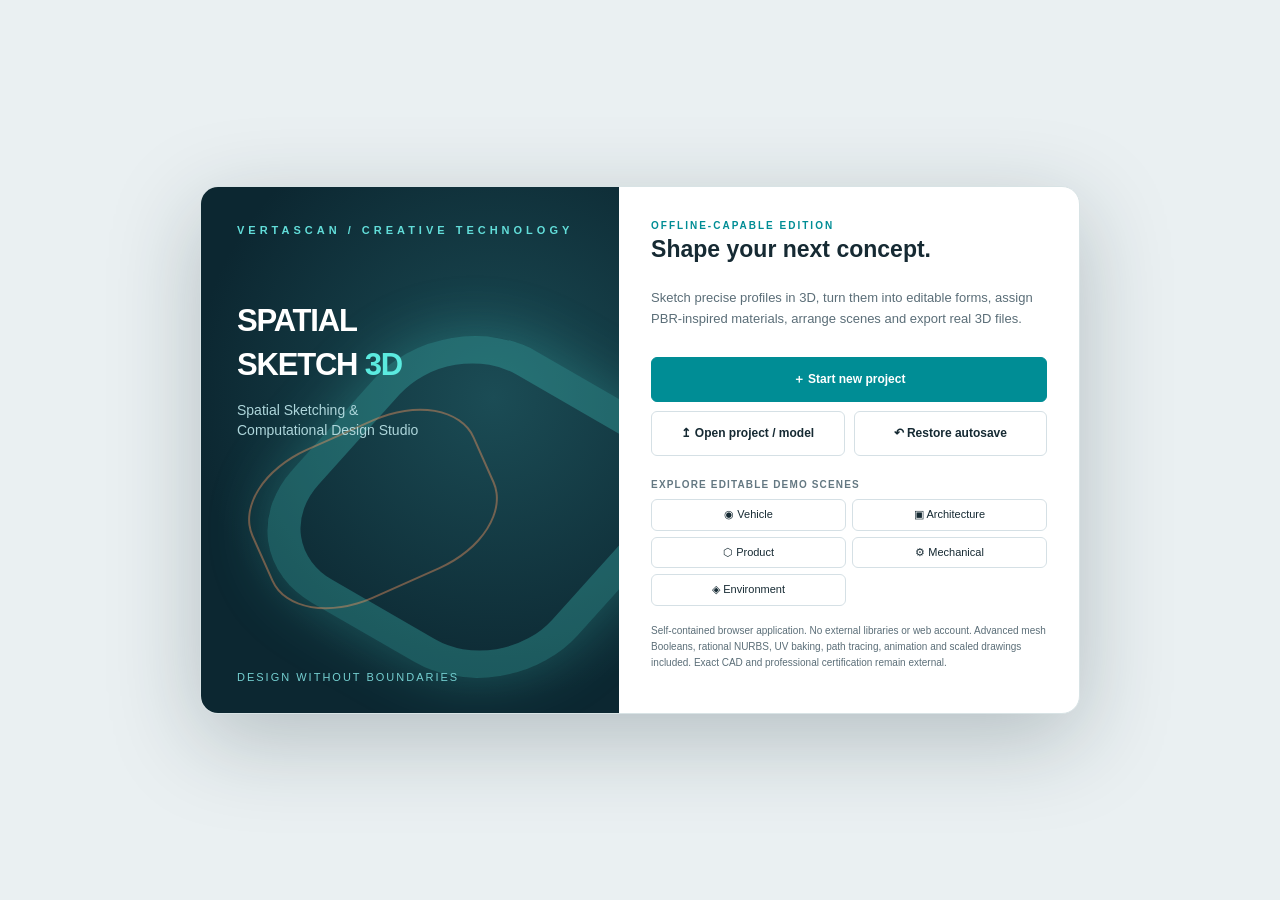
<file: source_parts/part01_shell.html>
<!DOCTYPE html>
<html lang="en"><head><meta charset="utf-8"><meta name="viewport" content="width=device-width,initial-scale=1,minimum-scale=1"><meta name="color-scheme" content="light dark"><title>SPATIAL SKETCH 3D | Design Without Boundaries</title>
<link rel="icon" href="data:image/svg+xml,%3Csvg%20xmlns%3D%22http%3A%2F%2Fwww.w3.org%2F2000%2Fsvg%22%20viewBox%3D%220%200%2064%2064%22%3E%3Crect%20width%3D%2264%22%20height%3D%2264%22%20rx%3D%2213%22%20fill%3D%22%23102a32%22%2F%3E%3Cpath%20d%3D%22M49%2017H26C10%2017%2010%2033%2026%2033h12c16%200%2016%2016%200%2016H15%22%20fill%3D%22none%22%20stroke%3D%22%2354ded5%22%20stroke-width%3D%226%22%20stroke-linecap%3D%22round%22%2F%3E%3Cpath%20d%3D%22M14%2042l8%20-8M43%2015l7%207%22%20stroke%3D%22%23ee945b%22%20stroke-width%3D%224%22%20stroke-linecap%3D%22round%22%2F%3E%3Ccircle%20cx%3D%2215%22%20cy%3D%2249%22%20r%3D%223%22%20fill%3D%22%23ee945b%22%2F%3E%3C%2Fsvg%3E">
<style>
:root{--bg:#edf2f3;--shell:#f9fbfc;--panel:#fff;--ink:#162a33;--muted:#647882;--line:#d5e0e5;--accent:#008d95;--orange:#ef8547;--lift:0 5px 28px #142c3213;--view:#ecf3f5;--font:Inter,'Segoe UI',Arial,sans-serif}*{box-sizing:border-box}body{margin:0;background:var(--bg);color:var(--ink);font:12px/1.42 var(--font);overflow:hidden}body[data-theme=obsidian]{--bg:#11191e;--shell:#172227;--panel:#1e2c33;--ink:#edf7f8;--muted:#9eb2bb;--line:#36505a;--accent:#42d8d3;--view:#1b282e;--lift:0 7px 28px #0005}body[data-theme=graphite]{--bg:#222b30;--shell:#2c353a;--panel:#344148;--ink:#f1f4f5;--muted:#b4c0c4;--line:#4d6069;--accent:#55d1c9;--view:#262e34}body[data-theme=blueprint]{--bg:#092238;--shell:#112e44;--panel:#163b54;--ink:#effaff;--muted:#a8d0e3;--line:#2a5e78;--accent:#49dcf6;--view:#11314d}button,input,select{font:inherit;color:inherit}button{cursor:pointer;border:1px solid var(--line);background:var(--panel);border-radius:6px;padding:7px 10px;transition:background .12s,border .12s}button:hover{border-color:var(--accent)}button.active,.activeTool{color:#fff!important;background:var(--accent)!important;border-color:var(--accent)!important}button:focus-visible,input:focus-visible,select:focus-visible{outline:2px solid var(--orange);outline-offset:1px}button:disabled{opacity:.42;cursor:not-allowed}input,select{min-width:0;max-width:100%;padding:6px 7px;border-radius:5px;border:1px solid var(--line);background:var(--shell);color:var(--ink)}input[type=color]{padding:2px;height:30px;width:46px;cursor:pointer}input[type=range]{padding:0;width:100%;accent-color:var(--accent)}input[type=number]{width:100%}small,.muted{color:var(--muted)}strong{font-weight:700}.top{height:58px;background:var(--shell);border-bottom:1px solid var(--line);display:flex;align-items:center;gap:13px;padding:0 15px;position:relative;z-index:3}.logo{min-width:208px;display:flex;align-items:center;gap:11px}.logoMark{height:33px;width:33px;background:#102a32;border-radius:8px;display:grid;place-items:center;font-size:24px;font-weight:900;color:#51d7d1}.brand{font-weight:900;font-size:13px;letter-spacing:.5px}.brand small{display:block;font-size:9px;letter-spacing:1.05px;font-weight:700}.topgroup{display:flex;align-items:center;gap:5px}.topgroup button{white-space:nowrap}.topgroup select{max-width:120px}.top .fill{flex:1}.projectTitle{width:145px;text-overflow:ellipsis}.action{background:var(--accent);color:#fff;border-color:var(--accent)}.outline{background:transparent}.bodyLayout{display:grid;grid-template-columns:238px minmax(0,1fr) 282px;height:calc(100vh - 83px)}.side{background:var(--shell);overflow-y:auto;min-height:0;padding:12px;border-right:1px solid var(--line)}.rightside{border-right:0;border-left:1px solid var(--line)}.sectionLabel{font-size:10px;text-transform:uppercase;letter-spacing:1.15px;color:var(--muted);font-weight:800;margin:15px 0 7px}.sectionLabel:first-child{margin-top:4px}.toolgrid{display:grid;grid-template-columns:repeat(3,minmax(0,1fr));gap:5px}.toolgrid button{height:43px;padding:3px 2px;display:flex;flex-direction:column;align-items:center;justify-content:center;gap:3px;font-size:10px}.toolgrid .ico{font-size:16px;line-height:16px}.group{display:flex;align-items:center;gap:6px;flex-wrap:wrap}.group button{padding:6px 9px}.panel{border:1px solid var(--line);background:var(--panel);padding:10px;border-radius:8px;margin:7px 0}.panel h3{font-size:12px;margin:0 0 9px}.field{display:grid;grid-template-columns:80px 1fr;align-items:center;gap:8px;margin:6px 0}.three{display:grid;grid-template-columns:repeat(3,1fr);gap:4px}.three label{font-size:9px;color:var(--muted);display:block}.three input{margin-top:3px;font-size:11px;padding:6px 3px}.items{max-height:180px;overflow:auto;margin:5px -3px}.object{display:flex;align-items:center;gap:5px;width:100%;border:1px solid transparent;padding:6px;border-radius:4px;margin:1px 0;text-align:left;background:transparent;font-size:11px}.object:hover{background:var(--bg)}.object.selected{background:color-mix(in srgb,var(--accent) 12%,transparent);border-color:var(--accent)}.object .name{flex:1;overflow:hidden;text-overflow:ellipsis;white-space:nowrap}.object .visibility{border:0;padding:1px 4px;background:transparent}.object .type{font-size:10px;color:var(--muted)}.viewWrap{position:relative;min-width:0;min-height:0;background:var(--view);overflow:hidden}.viewWrap canvas{position:absolute;width:100%;height:100%;left:0;top:0;touch-action:none}.viewWrap #overlay{pointer-events:none}.viewNav{position:absolute;top:12px;left:12px;display:flex;gap:6px;align-items:center;flex-wrap:wrap;pointer-events:none}.viewNav>*{pointer-events:auto}.viewNav select,.viewNav button{background:var(--panel);box-shadow:var(--lift)}.viewNav .tip{background:var(--panel);padding:8px 10px;border-radius:6px;color:var(--muted);font-size:10px;max-width:260px}.bottomHint{position:absolute;bottom:11px;left:12px;background:var(--panel);border:1px solid var(--line);border-radius:7px;padding:9px 11px;color:var(--ink);box-shadow:var(--lift);max-width:min(520px,95%);pointer-events:none}.bottomHint strong{color:var(--accent)}.status{height:25px;background:var(--shell);border-top:1px solid var(--line);display:flex;align-items:center;gap:12px;padding:0 14px;color:var(--muted);font-size:10px}.status .expand{flex:1}.badgeTiny{padding:2px 6px;border-radius:4px;background:color-mix(in srgb,var(--accent) 13%,transparent);color:var(--accent);font-weight:800;font-size:10px}.row{display:flex;gap:6px;align-items:center}.row>*{min-width:0}.row>*:first-child{flex:1}.row button{flex:0}.sep{height:1px;background:var(--line);margin:10px 0}.toast{position:fixed;bottom:38px;left:50%;transform:translateX(-50%);z-index:12;background:#162f36;color:#fff;border-radius:8px;box-shadow:0 8px 25px #0004;padding:12px 16px;max-width:420px;pointer-events:none}.hidden{display:none!important}.launch{position:fixed;inset:0;background:#eaf0f2;z-index:15;display:flex;align-items:center;justify-content:center;padding:24px;overflow:auto}.hero{width:min(880px,95vw);background:#fff;border:1px solid #d8e3e5;box-shadow:0 25px 90px #122b3340;border-radius:18px;overflow:hidden;display:grid;grid-template-columns:1fr 1.1fr;min-height:470px}.heroArt{background:radial-gradient(circle at 70% 40%,#1b4c55,#0c2731 70%);padding:36px;position:relative;overflow:hidden;color:white}.heroArt:before{content:'';position:absolute;width:270px;height:270px;border:30px solid #46d8d045;transform:rotate(30deg) skew(-12deg);top:155px;left:110px;border-radius:32%;box-shadow:0 0 60px #46dbd044}.heroArt:after{content:'';position:absolute;width:240px;height:160px;border:2px solid #ff9a6066;transform:rotate(-24deg);top:240px;left:50px;border-radius:35%}.heroArt h1{position:relative;z-index:1;font-size:31px;letter-spacing:-1.2px;margin:60px 0 10px}.heroArt p{position:relative;z-index:1;color:#aed6db;font-size:14px}.heroInfo{padding:32px;display:flex;flex-direction:column;justify-content:center}.heroInfo h2{font-size:23px;margin:0 0 9px}.heroInfo p{font-size:13px;color:#5b6e78;line-height:1.6}.launchBtns{display:grid;grid-template-columns:1fr 1fr;gap:9px;margin:14px 0}.launchBtns button{padding:13px 8px;font-weight:700}.launchBtns .action{grid-column:span 2}.demoList{display:grid;grid-template-columns:repeat(2,1fr);gap:6px}.demoList button{font-size:11px}.modalBack{position:fixed;inset:0;z-index:12;background:#07151ab3;display:flex;align-items:center;justify-content:center;padding:14px}.modal{background:var(--panel);border-radius:11px;padding:20px;max-width:570px;width:100%;max-height:85vh;overflow:auto;box-shadow:0 22px 80px #0005}.modal h2{margin-top:0}.modal p{line-height:1.6}.modal .close{float:right}.dim{font-size:10px;color:var(--muted);margin-top:3px}.hint{color:var(--muted);font-size:10px;margin:5px 0}.inspectorGrid{display:grid;grid-template-columns:1fr 1fr;gap:5px}.sectionTabs{display:grid;grid-template-columns:repeat(4,minmax(0,1fr));gap:3px}.sectionTabs button{padding:9px 3px;font-size:10px}.overflow{overflow:hidden;text-overflow:ellipsis;white-space:nowrap}.swatches{display:grid;grid-template-columns:repeat(5,1fr);gap:6px;margin:6px 0}.swatch{height:24px;border:1px solid #0003;border-radius:5px;padding:0}.swatch:hover{outline:2px solid var(--accent)}body.presentation .side,body.presentation .rightside,body.presentation .top,body.presentation .status{display:none!important}body.presentation .bodyLayout{height:100vh;display:block}body.presentation .viewWrap{height:100vh}body.presentation .bottomHint{display:none}body.presentation .viewNav{display:none}@media(max-width:1180px){.bodyLayout{grid-template-columns:205px minmax(0,1fr) 245px}.top{gap:5px;padding:0 7px}.logo{min-width:150px}.topgroup button{padding:6px 7px}.projectTitle{width:102px}}@media(max-width:860px){.bodyLayout{grid-template-columns:172px minmax(0,1fr)}.rightside{position:fixed;right:0;top:58px;bottom:25px;width:270px;z-index:4;box-shadow:var(--lift)}body.hideInspector .rightside{display:none}.top .projectTitle{display:none}.top .logo{min-width:115px}.topgroup .compactHide{display:none}}@media(max-width:560px){.bodyLayout{grid-template-columns:130px minmax(0,1fr)}.side{padding:5px}.toolgrid{grid-template-columns:repeat(2,minmax(0,1fr))}.logo{min-width:88px}.brand{font-size:11px}.brand small{display:none}.logoMark{height:25px;width:25px;font-size:17px}.top{height:48px}.bodyLayout{height:calc(100vh - 73px)}.top button{padding:4px}.top .topgroup select{max-width:80px}.rightside{top:48px}.hero{display:block}.heroArt{min-height:150px;padding:20px}.heroArt h1{font-size:21px;margin:20px 0}.heroInfo{padding:20px}.viewNav .tip{display:none}}


/* RESPONSIVE SHELL PATCH v2.1.1: body and camera view are flex/grid sized,
   not sized using hard-coded viewport-minus-header calculations. */
html,body{width:100%;height:100%;min-width:0;min-height:0}
body{height:100vh;height:100dvh;display:flex;flex-direction:column;overflow:hidden}
.top{height:auto;min-height:58px;flex:0 0 auto;display:flex;flex-wrap:wrap;justify-content:center;align-content:center;align-items:center;gap:7px 10px;padding:7px 11px;max-width:100vw}
.logo{min-width:0;flex:0 0 auto}
.logo .brand{white-space:nowrap}
.projectTitle{min-width:100px;width:clamp(105px,13vw,170px);flex:0 1 170px}
.top .fill{flex:1 1 0;min-width:0}
.topgroup{min-width:0;flex:0 1 auto;display:flex;flex-wrap:wrap;align-items:center;justify-content:center;gap:5px}
.topgroup button{min-height:31px;white-space:nowrap}
.bodyLayout{flex:1 1 0;min-height:0;min-width:0;width:100%;height:auto;display:grid;grid-template-columns:clamp(204px,17vw,238px) minmax(0,1fr) clamp(242px,20vw,282px);overflow:hidden}
body.hideInspector .bodyLayout{grid-template-columns:clamp(204px,17vw,238px) minmax(0,1fr)}
body.hideInspector #inspector{display:none!important}
.side{min-width:0;min-height:0;overflow-x:hidden;overflow-y:auto;overscroll-behavior:contain;scrollbar-gutter:stable;max-width:100%;padding:11px}
.side>*,.panel>*{max-width:100%}
.group{justify-content:center;align-content:center}
.group button{max-width:100%;white-space:normal;line-height:1.18;text-align:center;overflow-wrap:anywhere}
.sectionTabs{gap:4px}
.sectionTabs button{min-width:0;overflow-wrap:anywhere;line-height:1.2;white-space:normal}
.toolgrid{grid-template-columns:repeat(3,minmax(0,1fr));align-items:stretch}
.toolgrid button{height:auto;min-height:45px;max-width:100%;min-width:0;padding:5px 3px;line-height:1.14;text-align:center;white-space:normal;overflow-wrap:anywhere}
.advActions,.advTwo{min-width:0}
.advTwo>*{min-width:0}
.field{grid-template-columns:minmax(0,80px) minmax(0,1fr)}
.field>*{min-width:0}
.row>button{flex:0 0 auto;max-width:100%;min-width:max-content}
#planeSelect{width:0;min-width:0;flex:1 1 0}
.panel{min-width:0;overflow-wrap:anywhere}
.status{height:auto;min-height:25px;flex:0 0 auto;display:flex;flex-wrap:wrap;justify-content:center;gap:4px 12px;padding:5px 10px;max-width:100vw;line-height:1.2}
.status .expand{min-width:0;flex:1 1 0}
.viewportShell{position:relative;display:flex;flex-direction:column;min-width:0;min-height:0;overflow:hidden;background:var(--view)}
.viewWrap{flex:1 1 0;min-height:0;min-width:0;width:100%;height:auto}
.viewWrap canvas{display:block;inset:0;max-width:100%;max-height:100%}
.viewNav{position:absolute;top:10px;left:50%;transform:translateX(-50%);display:flex;align-items:center;justify-content:center;flex-wrap:wrap;gap:5px 6px;width:max-content;max-width:calc(100% - 18px);padding:7px;background:color-mix(in srgb,var(--panel) 92%,transparent);border:1px solid var(--line);border-radius:10px;box-shadow:var(--lift);z-index:2;pointer-events:auto}
.viewNav>*{flex:0 0 auto;min-width:0;max-width:100%;box-shadow:none!important}
.viewNav select{width:126px;max-width:45vw}
.viewNav button{white-space:nowrap;min-height:29px;padding:5px 8px}
.viewNav .tip{flex:0 1 auto;box-shadow:none;padding:5px 7px;font-size:10px;line-height:1.22;text-align:center}
.bottomHint{left:50%;transform:translateX(-50%);max-width:calc(100% - 18px);width:max-content;text-align:center;bottom:8px;padding:7px 10px;font-size:10px}
#timelineDock{position:relative;top:auto;left:auto;right:auto;bottom:auto;width:100%;flex:0 0 auto;min-width:0;max-height:min(42vh,270px);overflow-x:hidden;overflow-y:auto;overscroll-behavior:contain;z-index:2}
#timelineDock .dockHead{display:flex;justify-content:center;align-items:center;flex-wrap:wrap;gap:5px}
#timelineDock .dockHead>*,#timelineDock .dockHead button{flex:0 0 auto;min-width:0;max-width:100%}
#timelineDock .dockHead label{white-space:normal}
#timelineDock .keyChips{max-width:100%;overflow-x:auto}
body.presentation .bodyLayout{height:auto;flex:1 1 0;display:block}
body.presentation .viewportShell{height:100%;min-height:0}
body.presentation .viewWrap{height:100%;min-height:0}
body.presentation #timelineDock{display:none!important}
#toolsBtn{display:none}
#panelScrim{display:none}
@media(max-width:1270px){
 .top{gap:5px 8px}
 .top .fill{display:none}
 .bodyLayout{grid-template-columns:206px minmax(0,1fr) 246px}
 body.hideInspector .bodyLayout{grid-template-columns:206px minmax(0,1fr)}
 .viewNav .tip{display:none}
 .sectionTabs{grid-template-columns:repeat(2,minmax(0,1fr))}
 .toolgrid{grid-template-columns:repeat(2,minmax(0,1fr))}
 #modelOps>button:last-child:nth-child(odd){grid-column:1/-1;justify-self:center;width:calc(50% - 3px)}
}
@media(max-width:1050px){
 .top{justify-content:center;padding:6px 8px}
 .bodyLayout{grid-template-columns:192px minmax(0,1fr)}
 body.hideInspector .bodyLayout{grid-template-columns:192px minmax(0,1fr)}
 .rightside{position:fixed;right:0;top:var(--header-bottom,60px);bottom:var(--footer-height,28px);height:auto;width:min(320px,calc(100vw - 18px));z-index:9;box-shadow:0 8px 30px #0004;border-left:1px solid var(--line);border-radius:9px 0 0 9px}
 .rightside:empty{display:none}
 .logo{flex:0 0 auto}
 .top .projectTitle{display:block;width:135px;flex:0 1 135px}
}
@media(max-width:740px){
 .bodyLayout,body.hideInspector .bodyLayout{grid-template-columns:minmax(0,1fr)}
 .top{gap:5px 6px;padding:6px 7px;min-height:48px}
 .top .logo{flex:0 0 auto}
 .top .projectTitle{flex:1 1 90px;min-width:88px;max-width:170px}
 .top>.topgroup{flex:0 1 auto}
 .topgroup button{padding:5px 7px;min-height:29px}
 .top .brand{font-size:11px}
 .top .brand small{font-size:8px;letter-spacing:.4px}
 .top .logoMark{width:29px;height:29px;font-size:20px}
 #toolsBtn{display:inline-flex;align-items:center;justify-content:center;background:var(--panel);border-color:var(--accent);font-weight:800}
 #toolSidebar{position:fixed;left:0;top:var(--header-bottom,60px);bottom:var(--footer-height,28px);z-index:10;width:min(310px,calc(100vw - 26px));height:auto;max-height:none;box-shadow:0 8px 30px #0004;border-radius:0 9px 9px 0;transition:transform .16s ease,visibility .16s ease}
 body:not(.toolsOpen) #toolSidebar{transform:translateX(-104%);visibility:hidden;pointer-events:none}
 body.toolsOpen #toolSidebar{transform:translateX(0);visibility:visible;pointer-events:auto}
 body:not(.hideInspector) #inspector{z-index:10}
 body.toolsOpen #panelScrim,body:not(.hideInspector) #panelScrim{display:block;position:fixed;inset:var(--header-bottom,60px) 0 var(--footer-height,28px);z-index:8;background:#071a2040}
 .viewNav{top:8px;max-width:calc(100% - 12px);padding:5px 6px;gap:4px}
 .viewNav select{width:117px;max-width:35vw;font-size:11px}
 .viewNav button{padding:5px 6px;font-size:11px;min-height:28px}
 .bottomHint{max-width:calc(100% - 14px);font-size:9px;line-height:1.25;padding:6px}
 .status .expand{display:none}
 .status{font-size:9px}
 #timelineDock{max-height:min(32vh,190px);padding:7px}
}
@media(max-width:460px){
 .top{gap:5px;padding:5px}
 .top .logo{min-width:0}
 .top .projectTitle{max-width:145px}
 .top>.topgroup{width:100%;justify-content:center}
 .topgroup button{font-size:11px}
 .viewNav{width:calc(100% - 12px)}
 .viewNav select{width:118px;max-width:48vw}
 .viewNav button{flex:0 0 auto}
 #timelineDock{max-height:min(28vh,175px)}
 #timelineDock .dockHead button{font-size:10px;padding:5px 6px}
 .hero{width:min(95vw,880px);max-height:calc(100dvh - 22px);overflow-y:auto}
 .heroInfo{padding:15px}
 .heroArt{min-height:116px}
 .launch{padding:10px}
}
@media(max-height:650px){
 .top{padding-top:4px;padding-bottom:4px}
 .viewNav{padding:4px}
 .bottomHint{display:none}
}

</style></head>
<body data-theme="white">
<header class="top"><button id="toolsBtn" type="button" aria-label="Show sketch and modeling tools" aria-controls="toolSidebar" aria-expanded="false">☰ Tools</button><div class="logo"><div class="logoMark" aria-label="Spatial Sketch 3D">S</div><div class="brand">SPATIAL SKETCH <span style="color:var(--accent)">3D</span><small>VERTASCAN | DESIGN STUDIO</small></div></div><input class="projectTitle" id="projectName" title="Project name" value="Untitled Concept" aria-label="Project name"><div class="topgroup"><button id="newBtn" title="New project">New</button><button id="openBtn" title="Open Spatial Sketch 3D project or 3D model">Open</button><button id="saveBtn" title="Download editable native project (Ctrl+S)">Save</button><button id="undoBtn" title="Undo (Ctrl+Z)">↶</button><button id="redoBtn" title="Redo (Ctrl+Y)">↷</button></div><div class="fill"></div><div class="topgroup"><button id="studioBtn" title="Set studio workspace">Studio</button><button id="cameraBtn" title="Save current camera">+ Camera</button><button id="renderBtn" title="Render image at actual selected resolution">Render</button><button id="exportBtn" class="action">Export ▾</button><button id="inspectorBtn" title="Toggle inspector">☷</button></div></header>
<div class="bodyLayout">
<aside class="side" id="toolSidebar"><div class="sectionTabs" id="workspaceTabs"><button class="active" data-space="sketch">Sketch</button><button data-space="model">Model</button><button data-space="studio">Studio</button><button data-space="drawings">Views</button></div><div class="sectionLabel">Sketch on construction plane</div><div class="row"><select id="planeSelect" title="Sketch construction plane"><option value="XY">XY · Top</option><option value="XZ">XZ · Front</option><option value="YZ">YZ · Side</option><option value="CAM">Camera facing</option></select><button id="snapBtn" class="active" title="Toggle snapping to grid">Snap</button></div><div class="field"><label>Snap size</label><input id="gridSnap" type="number" min="0.01" max="100" step="0.1" value="0.5"></div>
<div class="sectionLabel">Sketch tools</div><div class="toolgrid" id="sketchTools"><button data-tool="select" class="active"><span class="ico">⌖</span>Select</button><button data-tool="polyline"><span class="ico">⌁</span>Polyline</button><button data-tool="freehand"><span class="ico">〰</span>Freehand</button><button data-tool="rectangle"><span class="ico">▭</span>Rectangle</button><button data-tool="circle"><span class="ico">◯</span>Circle</button><button data-tool="editpoint"><span class="ico">⛶</span>Edit points</button></div>
<div class="group" style="margin-top:7px"><button id="finishOpen">Finish line</button><button id="finishClose">Close profile</button><button id="cancelSketch">Cancel</button></div>
<div class="sectionLabel">Sketch → Geometry</div><div class="toolgrid" id="modelOps"><button id="extrudeBtn"><span class="ico">▣</span>Extrude</button><button id="latheBtn"><span class="ico">◉</span>Revolve</button><button id="sweepBtn"><span class="ico">◫</span>Tube / Pipe</button></div>
<div class="sectionLabel">Create geometry</div><div class="toolgrid" id="shapeTools"><button data-shape="box"><span class="ico">▰</span>Box</button><button data-shape="sphere"><span class="ico">●</span>Sphere</button><button data-shape="cylinder"><span class="ico">⬡</span>Cylinder</button><button data-shape="cone"><span class="ico">△</span>Cone</button><button data-shape="plane"><span class="ico">▱</span>Plane</button><button data-shape="torus"><span class="ico">◎</span>Torus</button></div>
<div class="sectionLabel">Modify selection</div><div class="toolgrid"><button id="duplicateBtn"><span class="ico">▣</span>Duplicate</button><button id="mirrorBtn"><span class="ico">⇆</span>Mirror X</button><button id="deleteBtn"><span class="ico">✕</span>Delete</button><button id="frameBtn"><span class="ico">⊞</span>Frame</button><button id="focusBtn"><span class="ico">⊙</span>Focus</button><button id="fitBtn"><span class="ico">⌗</span>Fit scene</button></div>
<div class="sectionLabel">Scene outliner</div><div id="outliner" class="items"></div><div class="group"><button id="clearSelectionBtn">Deselect</button><button id="hideBtn">Hide / Show</button></div>
<div class="sectionLabel">Demo concepts</div><div class="group"><button data-demo="vehicle">Vehicle</button><button data-demo="architecture">Building</button><button data-demo="product">Product</button><button data-demo="mechanical">Robot</button><button data-demo="environment">Scene</button></div>
</aside>
<main class="viewWrap" id="viewWrap"><canvas id="glcanvas" aria-label="Interactive 3D modeling viewport"></canvas><canvas id="overlay" aria-hidden="true"></canvas><div class="viewNav"><select id="viewSelect" title="Active viewport projection"><option value="perspective">Perspective</option><option value="iso">Isometric</option><option value="top">Top</option><option value="bottom">Bottom</option><option value="front">Front</option><option value="rear">Rear</option><option value="right">Right</option><option value="left">Left</option></select><button id="quadBtn" title="Toggle between single and four synchronized viewports">▦ Quad</button><button id="gridBtn" class="active" title="Show or hide the construction grid"># Grid</button><button id="turntableBtn" title="Toggle camera turntable animation">↻ Rotate</button><span class="tip" id="viewportLabel">Orbit: right drag · Pan: middle drag · Zoom: wheel</span></div><div class="bottomHint" id="bottomHint"><strong>SELECT</strong> · Left click objects · Right drag to orbit · Middle drag to pan · Scroll to zoom. Start by drawing a profile or creating a primitive.</div></main>
<aside class="side rightside" id="inspector"><div class="sectionLabel">Object properties</div><div class="panel"><div class="row"><input id="objectName" placeholder="No object selected" aria-label="Selected object name"><span class="badgeTiny" id="objectType">NONE</span></div><p id="selectionInfo" class="hint">Select a sketch or mesh in the viewport or scene outliner.</p><div class="group"><button id="selectLinkedBtn" title="Select the generating sketch">Source sketch</button><button id="editSketchBtn" title="Edit sketch control points">Edit sketch</button></div></div>
<div class="sectionLabel">Transform · World / Local</div><div class="panel"><strong>Position</strong><div class="three" id="posFields"><label>X<input type="number" step="0.1" data-vec="pos" data-axis="0"></label><label>Y<input type="number" step="0.1" data-vec="pos" data-axis="1"></label><label>Z<input type="number" step="0.1" data-vec="pos" data-axis="2"></label></div><div class="sep"></div><strong>Rotation · degrees</strong><div class="three" id="rotFields"><label>X<input type="number" step="1" data-vec="rot" data-axis="0"></label><label>Y<input type="number" step="1" data-vec="rot" data-axis="1"></label><label>Z<input type="number" step="1" data-vec="rot" data-axis="2"></label></div><div class="sep"></div><strong>Scale</strong><div class="three" id="scaleFields"><label>X<input type="number" step="0.1" data-vec="scale" data-axis="0"></label><label>Y<input type="number" step="0.1" data-vec="scale" data-axis="1"></label><label>Z<input type="number" step="0.1" data-vec="scale" data-axis="2"></label></div><div class="group" style="margin-top:10px"><button id="resetTransforms">Reset</button><button id="moveToolBtn">Move drag: Off</button></div></div>
<div class="sectionLabel">Procedural geometry</div><div class="panel" id="geometryPanel"><div class="hint">Sketch profiles can create extrusions, revolved objects and tubes. Generated meshes retain links to editable control points.</div></div>
<div class="sectionLabel">PBR material lab</div><div class="panel"><div class="field"><label>Material</label><select id="materialPreset"><option value="paint">Painted metal</option><option value="steel">Brushed steel</option><option value="aluminum">Aluminum</option><option value="rubber">Rubber</option><option value="glass">Glass / tint</option><option value="plastic">Polymer</option><option value="concrete">Concrete</option><option value="wood">Timber</option><option value="carbon">Carbon weave</option><option value="emissive">Emissive light</option><option value="custom">Custom PBR</option></select></div><div class="swatches" id="swatches"></div><div class="field"><label>Base color</label><input id="matColor" type="color" value="#5d929d"></div><div class="field"><label>Metallic</label><input id="matMetal" type="range" min="0" max="1" step="0.01" value="0.55"></div><div class="field"><label>Roughness</label><input id="matRough" type="range" min="0.04" max="1" step="0.01" value="0.35"></div><div class="field"><label>Emission</label><input id="matEmit" type="range" min="0" max="2" step="0.05" value="0"></div><div class="field"><label>Opacity</label><input id="matOpacity" type="range" min="0.05" max="1" step="0.05" value="1"></div><p class="hint">Procedural patterns and real-time metallic/roughness shading. No texture baking or HDRI claiming.</p></div>
<div class="sectionLabel">Studio &amp; environment</div><div class="panel"><div class="field"><label>Theme</label><select id="themeSelect"><option value="white">Studio white</option><option value="obsidian">Obsidian black</option><option value="graphite">Graphite</option><option value="blueprint">Blueprint blue</option></select></div><div class="field"><label>Exposure</label><input id="exposure" type="range" min="0.3" max="2.4" value="1.0" step="0.1"></div><div class="field"><label>Render width</label><input id="renderWidth" type="number" min="256" max="4096" value="1920" step="64"></div><div class="field"><label>Render height</label><input id="renderHeight" type="number" min="256" max="4096" value="1080" step="64"></div><div class="field"><label>Format</label><select id="renderFormat"><option value="png">PNG</option><option value="jpeg">JPEG</option><option value="webp">WebP</option></select></div><label class="row"><input type="checkbox" id="transparentRender" style="flex:0"> Transparent image background</label></div>
<div class="sectionLabel">Camera library</div><div class="panel"><div class="row"><select id="cameraList" title="Stored camera viewpoints"><option value="">— saved cameras —</option></select><button id="recallCameraBtn">View</button></div><div class="hint">Create cameras from the current viewport. These views are saved in the native document.</div></div>
</aside></div>
<footer class="status"><span class="badgeTiny" id="modeStatus">SKETCH</span><span id="statusText">Ready</span><span class="expand"></span><span id="countText">0 objects</span><span id="fpsText">WebGL2</span><span>SPATIAL SKETCH 3D · 2.1.1 Responsive</span></footer>
<div class="launch" id="launch"><div class="hero"><div class="heroArt"><div style="font-size:11px;letter-spacing:4px;font-weight:800;color:#62ddd9">VERTASCAN / CREATIVE TECHNOLOGY</div><h1>SPATIAL<br>SKETCH <span style="color:#5bebe0">3D</span></h1><p>Spatial Sketching &amp;<br>Computational Design Studio</p><div style="position:absolute;bottom:27px;color:#75d0d1;letter-spacing:2px;font-size:11px">DESIGN WITHOUT BOUNDARIES</div></div><div class="heroInfo"><div style="font-size:10px;letter-spacing:2px;color:#008d95;font-weight:800">OFFLINE-CAPABLE EDITION</div><h2>Shape your next concept.</h2><p>Sketch precise profiles in 3D, turn them into editable forms, assign PBR-inspired materials, arrange scenes and export real 3D files.</p><div class="launchBtns"><button class="action" id="launchNew">＋ Start new project</button><button id="launchOpen">↥ Open project / model</button><button id="launchResume">↶ Restore autosave</button></div><div class="sectionLabel" style="margin-top:8px">Explore editable demo scenes</div><div class="demoList"><button data-demo="vehicle">◉ Vehicle</button><button data-demo="architecture">▣ Architecture</button><button data-demo="product">⬡ Product</button><button data-demo="mechanical">⚙ Mechanical</button><button data-demo="environment">◈ Environment</button></div><p style="font-size:10px;margin-top:17px">Self-contained browser application. No external libraries or web account. Advanced mesh Booleans, rational NURBS, UV baking, path tracing, animation and scaled drawings included. Exact CAD and professional certification remain external.</p></div></div></div>
<div id="panelScrim" aria-hidden="true"></div><div class="modalBack hidden" id="modalBack"><div class="modal" id="modalContent"></div></div><input id="filePicker" class="hidden" type="file" accept=".json,.spatialsketch,.formcraft,.glb,.obj,.stl,.svg">
<script id="embeddedProject" type="application/json"></script>
<script>
</file>
